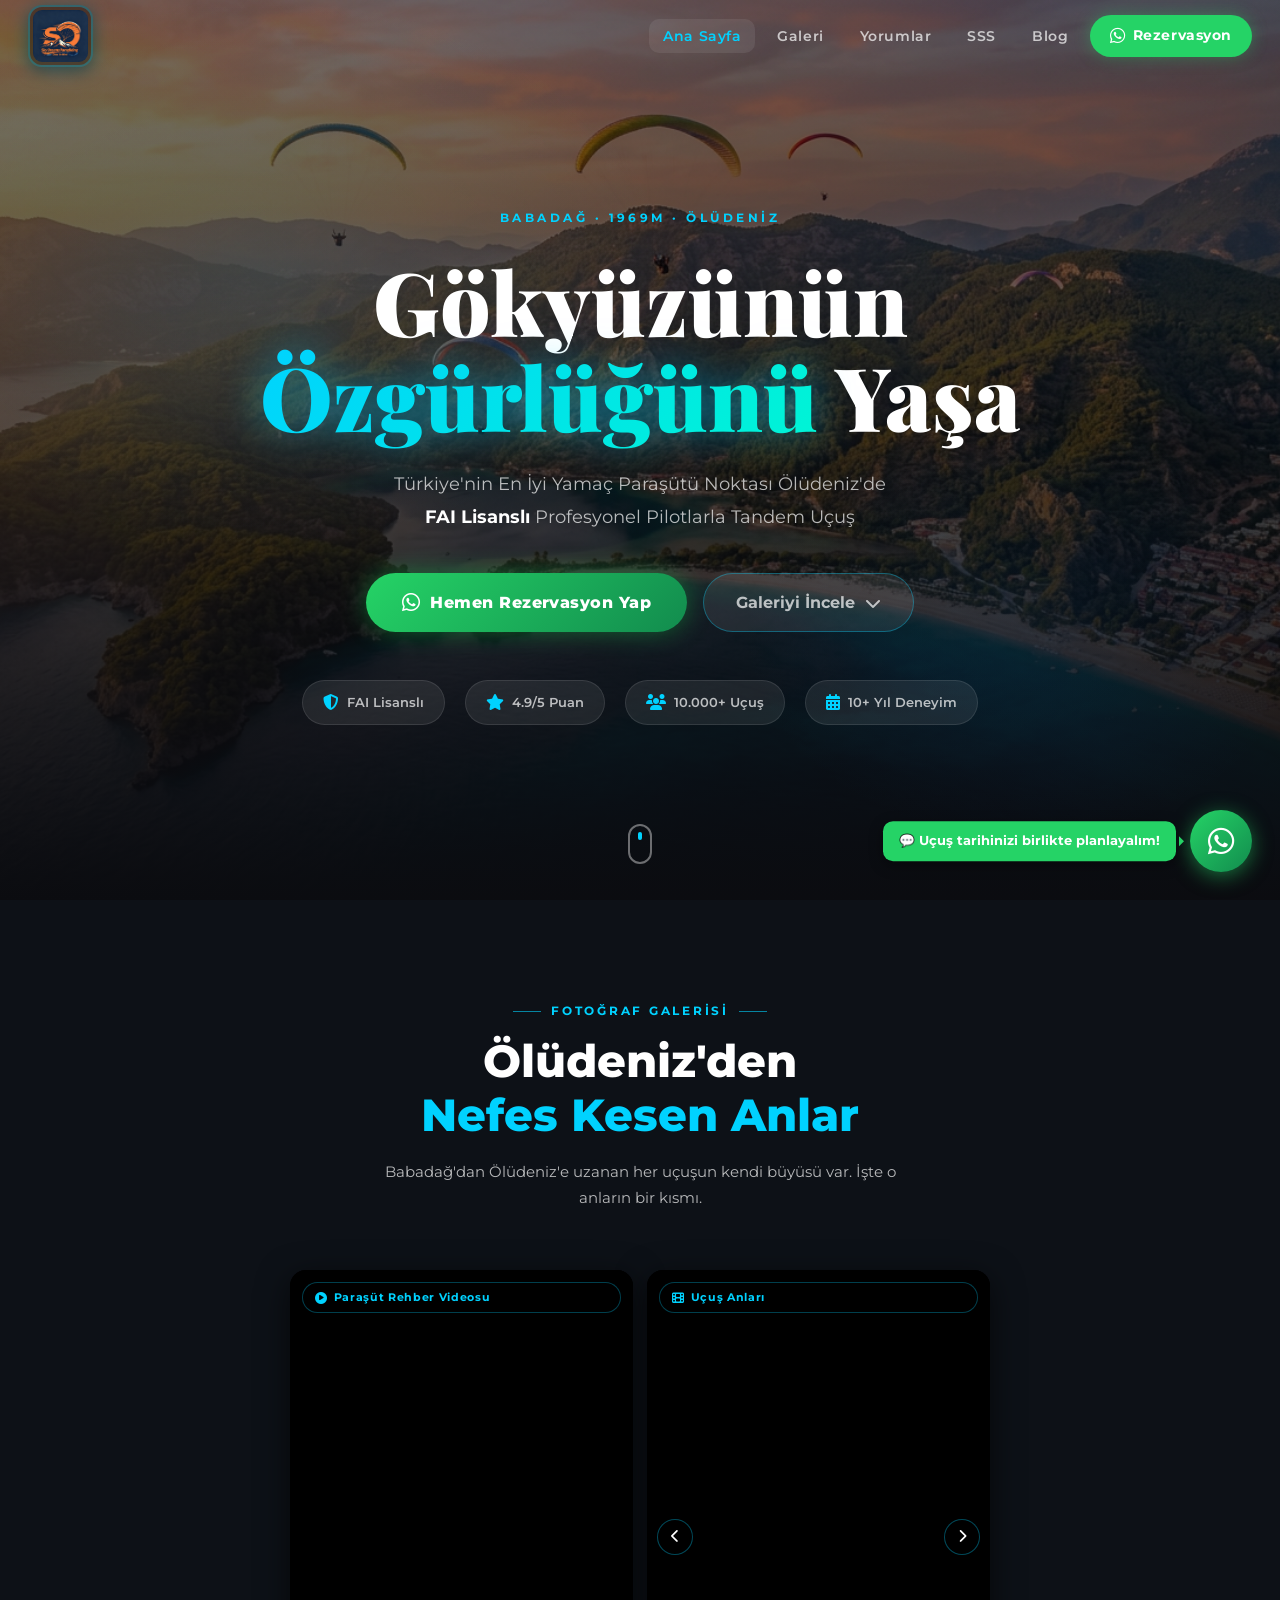
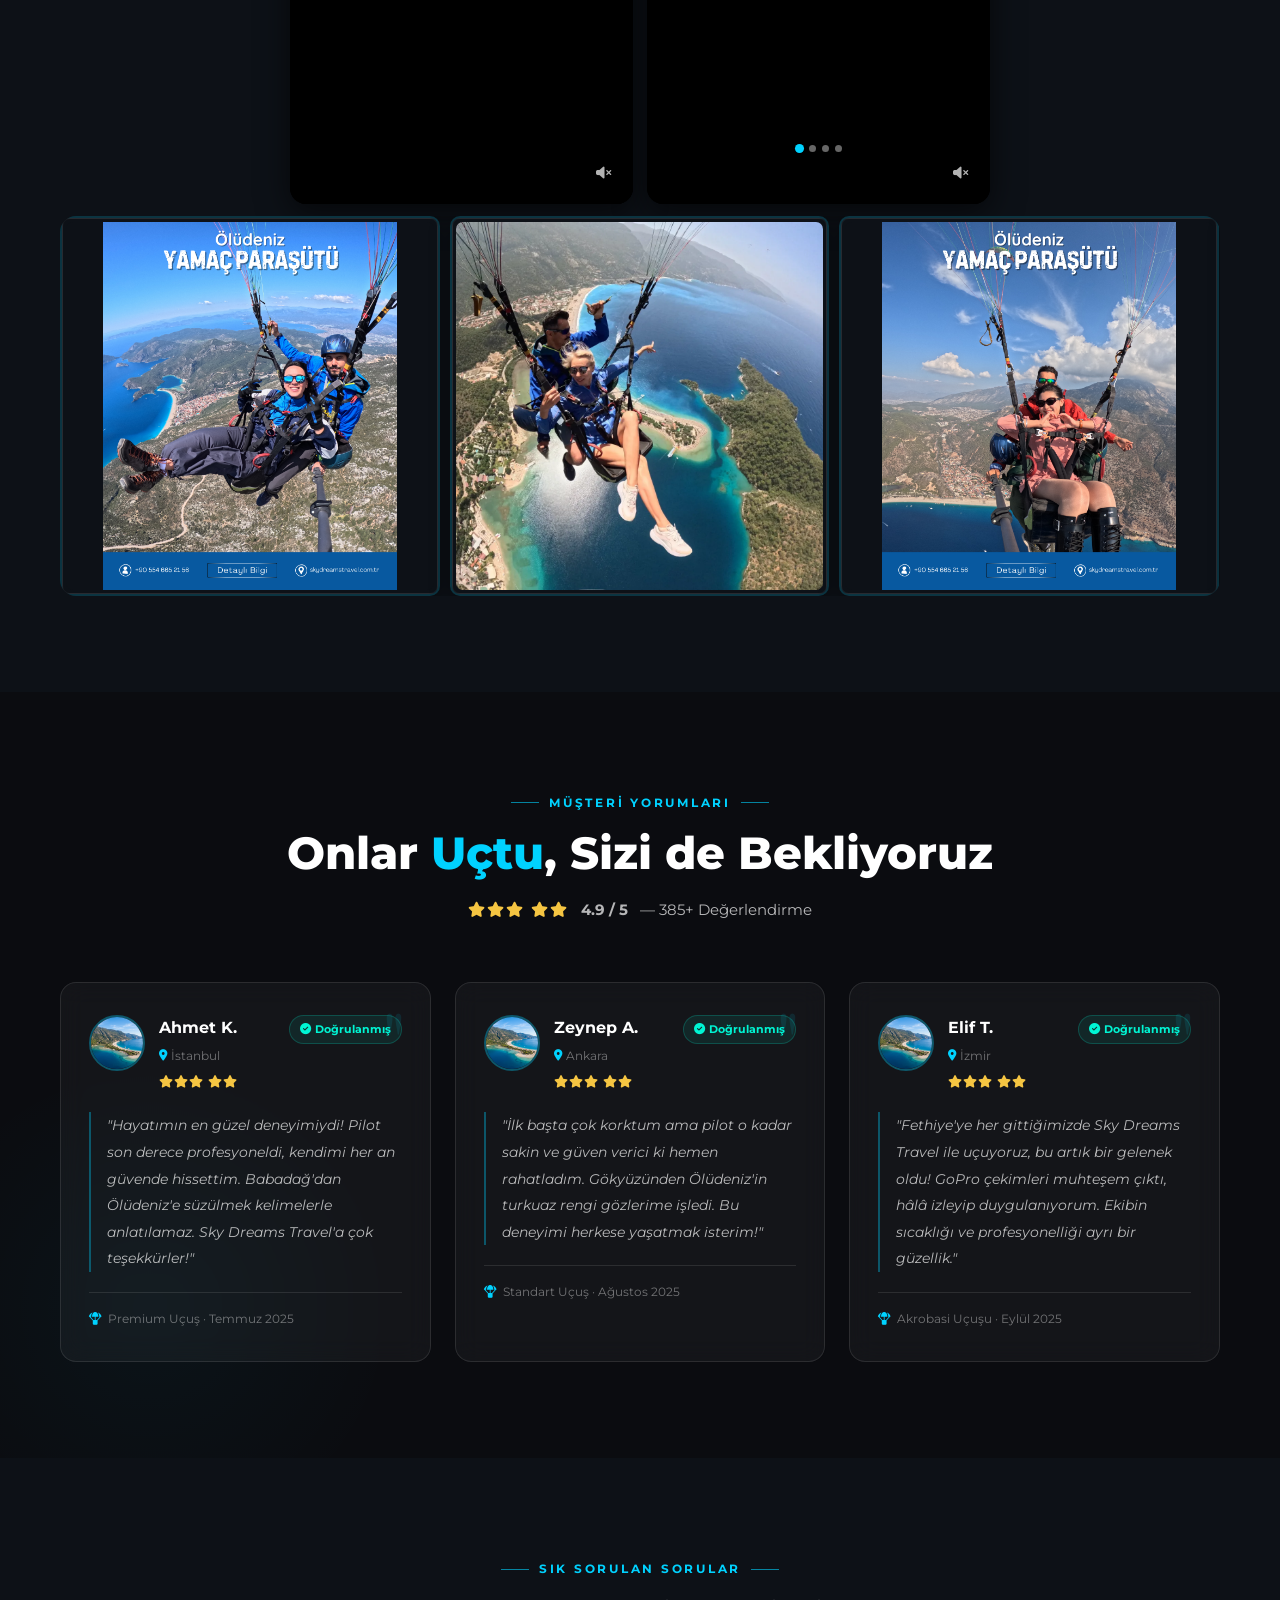
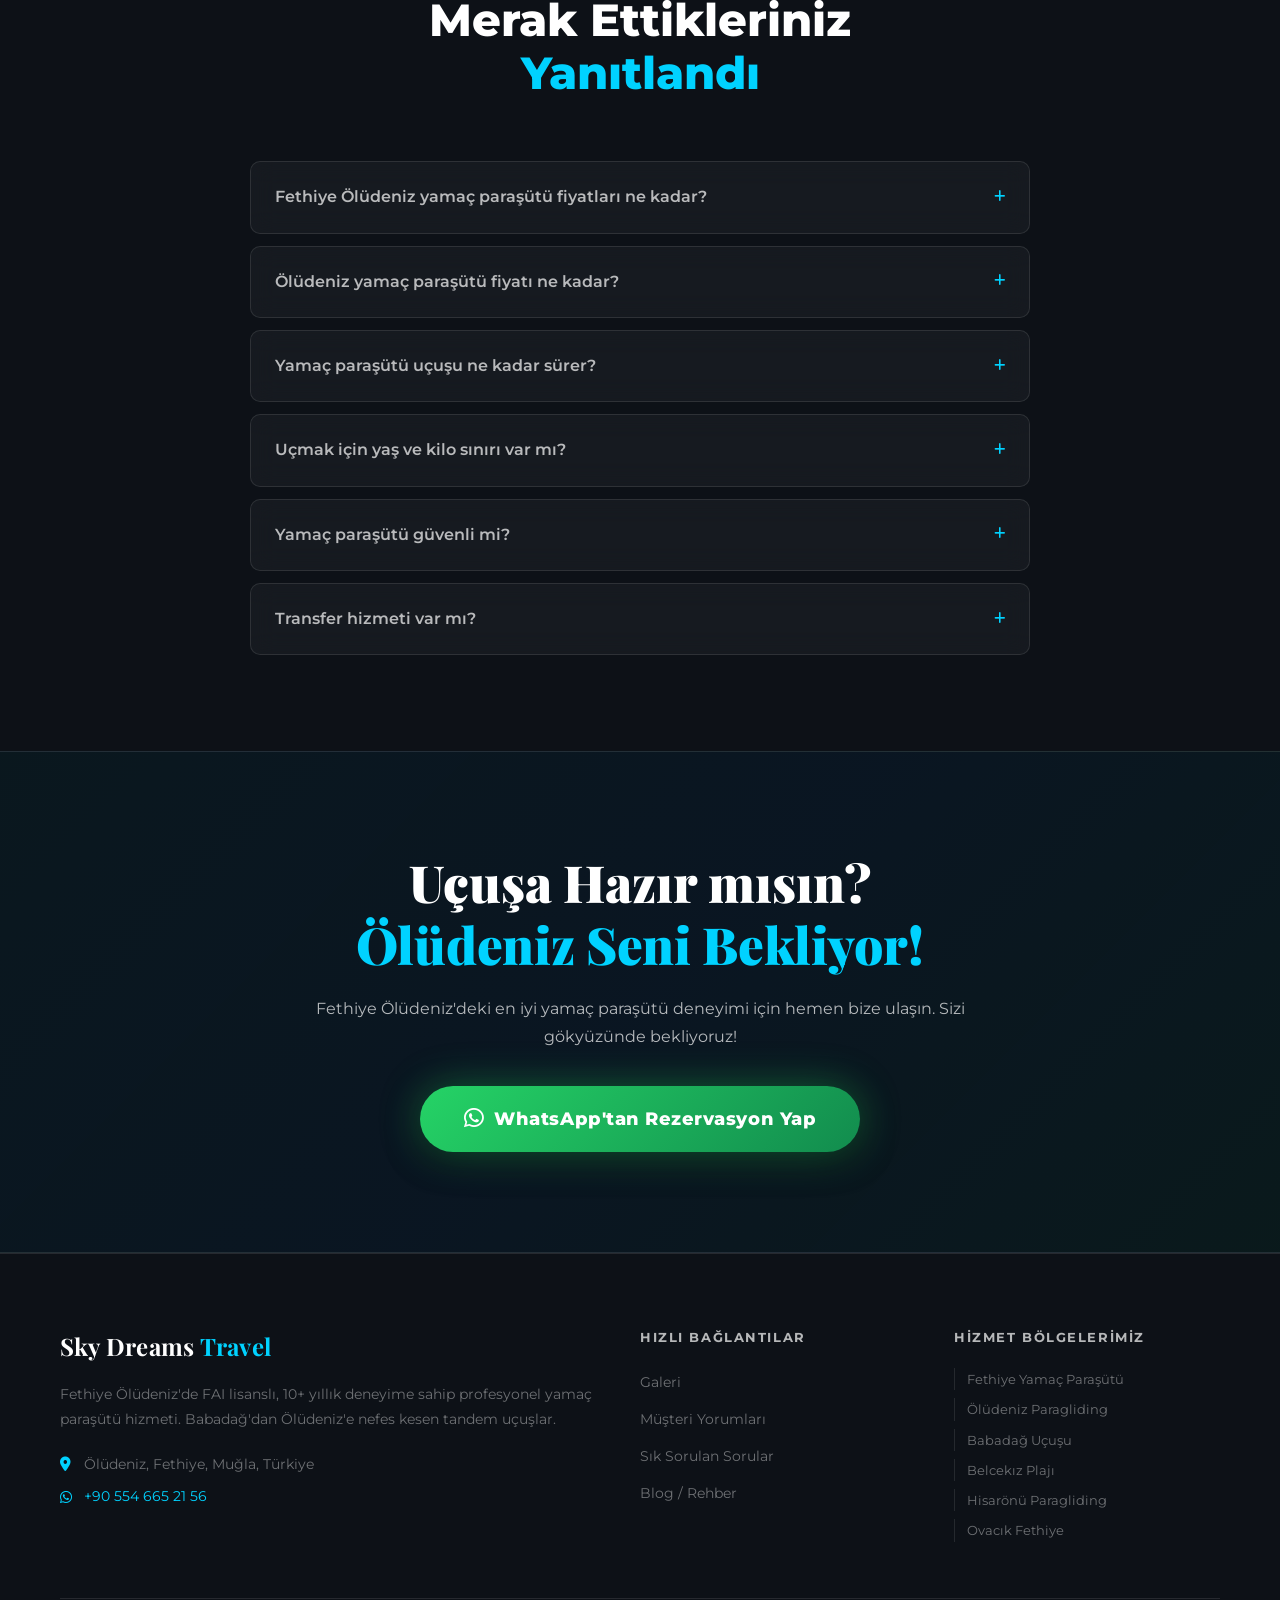
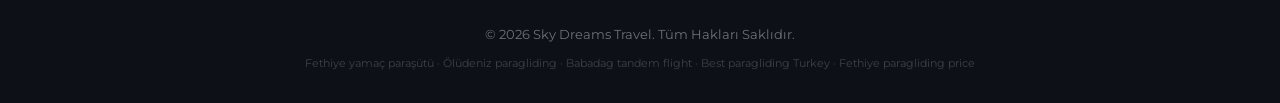
<file: index.html>
<!DOCTYPE html>
<html lang="tr" itemscope itemtype="https://schema.org/LocalBusiness">

<head>
  <meta charset="UTF-8" />
  <meta name="viewport" content="width=device-width, initial-scale=1.0" />
  <meta http-equiv="X-UA-Compatible" content="IE=edge" />

  <!-- ═══════════════════════════════════════════════
       PRIMARY SEO META TAGS
  ═══════════════════════════════════════════════ -->
  <title>Fethiye Ölüdeniz Yamaç Paraşütü | Sky Dreams Travel | En İyi Paragliding</title>

  <meta name="description"
    content="Fethiye Ölüdeniz'de profesyonel yamaç paraşütü deneyimi. FAI lisanslı, 10+ yıllık deneyim, en iyi fiyat garantili paragliding uçuşları. Ölüdeniz yamaç paraşütü fiyatları için hemen WhatsApp'tan yazın! Best paragliding in Oludeniz, Fethiye Turkey." />

  <meta name="keywords"
    content="fethiye yamaç paraşütü, ölüdeniz paragliding, fethiye yamaç paraşütü fiyatları, ölüdeniz yamaç paraşütü, fethiye paragliding, ölüdeniz en iyi yamaç paraşütü firmaları, babadag paragliding, fethiye uçuş, oludeniz paragliding price, fethiye paragliding company, best paragliding fethiye turkey, oludeniz tandem paragliding, yamaç paraşütü ölüdeniz, türkiye paragliding" />

  <meta name="author" content="Sky Dreams Travel" />
  <meta name="robots" content="index, follow, max-image-preview:large, max-snippet:-1, max-video-preview:-1" />
  <meta name="theme-color" content="#0a0f1e" />

  <!-- Canonical URL -->
  <link rel="canonical" href="https://www.skydreamstravel.com/" />

  <!-- Alternate Language (Hreflang) -->
  <link rel="alternate" hreflang="tr" href="https://www.skydreamstravel.com/" />
  <link rel="alternate" hreflang="en" href="https://www.skydreamstravel.com/en/" />
  <link rel="alternate" hreflang="x-default" href="https://www.skydreamstravel.com/" />

  <!-- ═══════════════════════════════════════════════
       OPEN GRAPH (FACEBOOK / WHATSAPP ÖNIZLEME)
  ═══════════════════════════════════════════════ -->
  <meta property="og:type" content="website" />
  <meta property="og:url" content="https://www.skydreamstravel.com/" />
  <meta property="og:title" content="Fethiye Ölüdeniz Yamaç Paraşütü | Sky Dreams Travel" />
  <meta property="og:description"
    content="Babadağ'dan Ölüdeniz'e profesyonel yamaç paraşütü uçuşları. FAI lisanslı pilotlar, 10+ yıl deneyim, en iyi fiyat garantisi. Hemen rezervasyon yapın!" />
  <meta property="og:image" content="https://www.skydreamstravel.com/assets/og-image.jpg" />
  <meta property="og:image:width" content="1200" />
  <meta property="og:image:height" content="630" />
  <meta property="og:locale" content="tr_TR" />
  <meta property="og:locale:alternate" content="en_US" />
  <meta property="og:site_name" content="Sky Dreams Travel" />

  <!-- ═══════════════════════════════════════════════
       TWITTER / X CARD
  ═══════════════════════════════════════════════ -->
  <meta name="twitter:card" content="summary_large_image" />
  <meta name="twitter:title" content="Fethiye Ölüdeniz Yamaç Paraşütü | Sky Dreams Travel" />
  <meta name="twitter:description"
    content="Babadağ'dan Ölüdeniz'e profesyonel tandem yamaç paraşütü. FAI lisanslı, 10+ yıl deneyim, en iyi fiyat garantili." />
  <meta name="twitter:image" content="https://www.skydreamstravel.com/assets/og-image.jpg" />

  <!-- ═══════════════════════════════════════════════
       GEO & LOCAL SEO META TAGS
  ═══════════════════════════════════════════════ -->
  <meta name="geo.region" content="TR-48" />
  <meta name="geo.placename" content="Fethiye, Muğla, Türkiye" />
  <meta name="geo.position" content="36.6481;29.1236" />
  <meta name="ICBM" content="36.6481, 29.1236" />

  <!-- ═══════════════════════════════════════════════
       SCHEMA.ORG — LOCAL BUSINESS (JSON-LD)
  ═══════════════════════════════════════════════ -->
  <script type="application/ld+json">
  {
    "@context": "https://schema.org",
    "@type": ["LocalBusiness", "TouristAttraction", "SportsActivityLocation"],
    "@id": "https://www.skydreamstravel.com/#business",
    "name": "Sky Dreams Travel – Fethiye Ölüdeniz Yamaç Paraşütü",
    "alternateName": "Sky Dreams Travel Paragliding",
    "description": "Fethiye Ölüdeniz'de FAI lisanslı, 10+ yıllık deneyime sahip profesyonel yamaç paraşütü (paragliding) uçuşları. Babadağ'dan Ölüdeniz Plajı'na uzanan nefes kesen tandem uçuşlar.",
    "url": "https://www.skydreamstravel.com",
    "telephone": "+905546652156",
    "priceRange": "$$",
    "currenciesAccepted": "TRY, EUR, USD",
    "paymentAccepted": "Cash, Credit Card",
    "image": "assets/og-image.jpg",
    "logo": "assets/sky-logo.jpg",
    "address": {
      "@type": "PostalAddress",
      "streetAddress": "Ölüdeniz, Babadağ",
      "addressLocality": "Fethiye",
      "addressRegion": "Muğla",
      "postalCode": "48300",
      "addressCountry": "TR"
    },
    "geo": {
      "@type": "GeoCoordinates",
      "latitude": 36.6481,
      "longitude": 29.1236
    },
    "openingHoursSpecification": [
      {
        "@type": "OpeningHoursSpecification",
        "dayOfWeek": ["Monday","Tuesday","Wednesday","Thursday","Friday","Saturday","Sunday"],
        "opens": "07:00",
        "closes": "19:00"
      }
    ],
    "contactPoint": {
      "@type": "ContactPoint",
      "telephone": "+905546652156",
      "contactType": "reservations",
      "contactOption": "TollFree",
      "availableLanguage": ["Turkish", "English"]
    },
    "sameAs": [
      "https://wa.me/905546652156"
    ],
    "hasOfferCatalog": {
      "@type": "OfferCatalog",
      "name": "Paragliding Packages",
      "itemListElement": [
        {
          "@type": "Offer",
          "name": "Standart Tandem Uçuş / Standard Tandem Flight",
          "description": "Babadağ'dan Ölüdeniz'e ~25-30 dakika tandem paragliding uçuşu.",
          "priceCurrency": "EUR"
        },
        {
          "@type": "Offer",
          "name": "Akrobasi Uçuşu / Acrobatic Flight",
          "description": "Adrenalin dolu akrobatik manevralar içeren özel tandem uçuş.",
          "priceCurrency": "EUR"
        }
      ]
    },
    "aggregateRating": {
      "@type": "AggregateRating",
      "ratingValue": "4.9",
      "reviewCount": "385",
      "bestRating": "5"
    }
  }
  </script>

  <!-- ═══════════════════════════════════════════════
       FAQ SCHEMA (SEO Rich Snippet)
  ═══════════════════════════════════════════════ -->
  <script type="application/ld+json">
  {
    "@context": "https://schema.org",
    "@type": "FAQPage",
    "mainEntity": [
      {
        "@type": "Question",
        "name": "Fethiye Ölüdeniz yamaç paraşütü fiyatları ne kadar?",
        "acceptedAnswer": {
          "@type": "Answer",
          "text": "Ölüdeniz yamaç paraşütü fiyatları paket içeriğine göre değişmektedir. Güncel fiyatlar ve rezervasyon için WhatsApp'tan iletişime geçebilirsiniz."
        }
      },
      {
        "@type": "Question",
        "name": "Ölüdeniz paragliding how much does it cost?",
        "acceptedAnswer": {
          "@type": "Answer",
          "text": "Oludeniz paragliding prices vary by package. Contact us via WhatsApp for current pricing and reservations."
        }
      },
      {
        "@type": "Question",
        "name": "Yamaç paraşütü uçuşu ne kadar sürer?",
        "acceptedAnswer": {
          "@type": "Answer",
          "text": "Standart tandem uçuş ortalama 25-40 dakika sürmektedir. Babadağ zirvesinden (1969m) Ölüdeniz plajına kadar uzanan muhteşem bir uçuş deneyimidir."
        }
      },
      {
        "@type": "Question",
        "name": "Is paragliding in Oludeniz safe?",
        "acceptedAnswer": {
          "@type": "Answer",
          "text": "Yes. All our pilots are licensed and certified by FAI (International Aeronautical Federation). We use top-of-the-line equipment with regular safety checks."
        }
      }
    ]
  }
  </script>

  <!-- ═══════════════════════════════════════════════
       PRECONNECT & PERFORMANCE
  ═══════════════════════════════════════════════ -->
  <link rel="preconnect" href="https://fonts.googleapis.com" />
  <link rel="preconnect" href="https://fonts.gstatic.com" crossorigin />
  <link rel="preconnect" href="https://cdnjs.cloudflare.com" />

  <!-- Google Fonts -->
  <link href="https://fonts.googleapis.com/css2?family=Montserrat:wght@300;400;600;700;800;900&family=Playfair+Display:wght@700;900&display=swap" rel="stylesheet" />

  <!-- Font Awesome Icons -->
  <link rel="stylesheet" href="https://cdnjs.cloudflare.com/ajax/libs/font-awesome/6.5.0/css/all.min.css" integrity="sha512-Avb2QiuDEEvB4bZJYdft2mNjVShBftLdPG8FJ0V7irTLQ8Uo0qcPxh4Plq7G5tGm0rU+1SPhVotteLpBERwTkw==" crossorigin="anonymous" referrerpolicy="no-referrer" />

  <!-- Stylesheet -->
  <link rel="stylesheet" href="style.css" />

  <!-- Favicon -->
  <link rel="icon" type="image/png" href="assets/favicon.png" />
  <link rel="apple-touch-icon" href="assets/apple-touch-icon.png" />
</head>

  <body>
  <div class="nav-overlay" id="navOverlay"></div>

  <!-- ════════════════════════════════════════════════════════
       HEADER / NAV
  ════════════════════════════════════════════════════════ -->
  <header id="header" role="banner">
    <nav class="navbar" aria-label="Ana Navigasyon">
      <a href="#hero" class="nav-logo" aria-label="Sky Dreams Travel Ana Sayfa">
        <img src="assets/sky-logo.jpg" alt="sky-dreams-travel-fethiye-paragliding-logo" loading="eager" />
      </a>

      <button class="nav-toggle" id="navToggle" aria-label="Menüyü Aç/Kapat" aria-expanded="false" aria-controls="navMenu">
        <span class="nav-toggle-inner">
          <span></span><span></span><span></span>
        </span>
      </button>

      <ul class="nav-menu" id="navMenu" role="menubar">
        <li role="none"><a href="#hero" role="menuitem">Ana Sayfa</a></li>
        <li role="none"><a href="#gallery" role="menuitem">Galeri</a></li>
        <li role="none"><a href="#reviews" role="menuitem">Yorumlar</a></li>
        <li role="none"><a href="#faq" role="menuitem">SSS</a></li>
        <li role="none"><a href="blog.html" role="menuitem">Blog</a></li>
        <li role="none" class="nav-cta">
          <a href="https://wa.me/905546652156?text=Merhaba%2C%20%C3%96l%C3%BCdeniz%20yama%C3%A7%20para%C5%9F%C3%BCt%C3%BC%20u%C3%A7u%C5%9Fu%20i%C3%A7in%20bilgi%20ve%20rezervasyon%20almak%20istiyorum."
            target="_blank" rel="noopener noreferrer" role="menuitem" class="btn-whatsapp-nav" aria-label="WhatsApp'tan Rezervasyon Yap">
            <i class="fab fa-whatsapp" aria-hidden="true"></i> <span class="nav-cta-text">Rezervasyon</span>
          </a>
        </li>
      </ul>
    </nav>
  </header>

  <!-- ════════════════════════════════════════════════════════
       HERO SECTION
  ════════════════════════════════════════════════════════ -->
  <section id="hero" aria-label="Fethiye Ölüdeniz Yamaç Paraşütü Hero Bölümü">
    <div class="hero-bg" role="img" aria-label="oludeniz-fethiye-babadag-paragliding-aerial-view">
      <img src="assets/gen-1.jpg" alt="fethiye-oludeniz-babadag-paragliding-sunset-aerial-view" width="1920" height="1080" loading="eager" fetchpriority="high" class="hero-bg-img" />
      <div class="hero-overlay" aria-hidden="true"></div>
    </div>

    <div class="hero-content container">
      <p class="hero-pretitle">Babadağ · 1969m · Ölüdeniz</p>

      <h1 class="hero-h1">
        Gökyüzünün<br />
        <span class="accent">Özgürlüğünü</span> Yaşa
      </h1>

      <!-- İngilizce semantik SEO için gizli span -->
      <span class="sr-only">Best Paragliding in Fethiye Oludeniz Turkey – Tandem Paragliding Babadag</span>

      <p class="hero-subtitle">
        Türkiye'nin En İyi Yamaç Paraşütü Noktası Ölüdeniz'de<br />
        <strong>FAI Lisanslı</strong> Profesyonel Pilotlarla Tandem Uçuş
      </p>

      <div class="hero-actions">
        <a href="https://wa.me/905546652156?text=Merhaba%2C%20%C3%96l%C3%BCdeniz%20yama%C3%A7%20para%C5%9F%C3%BCt%C3%BC%20u%C3%A7u%C5%9Fu%20i%C3%A7in%20bilgi%20ve%20rezervasyon%20almak%20istiyorum."
          target="_blank" rel="noopener noreferrer"
          class="btn-primary btn-whatsapp-hero"
          aria-label="WhatsApp ile Hemen Rezervasyon Yap">
          <i class="fab fa-whatsapp" aria-hidden="true"></i>
          Hemen Rezervasyon Yap
        </a>
        <a href="#gallery" class="btn-secondary" aria-label="Galeriyi İncele">
          Galeriyi İncele <i class="fas fa-chevron-down" aria-hidden="true"></i>
        </a>
      </div>

      <div class="hero-badges" aria-label="Güven Rozetleri">
        <div class="badge"><i class="fas fa-shield-halved" aria-hidden="true"></i><span>FAI Lisanslı</span></div>
        <div class="badge"><i class="fas fa-star" aria-hidden="true"></i><span>4.9/5 Puan</span></div>
        <div class="badge"><i class="fas fa-users" aria-hidden="true"></i><span>10.000+ Uçuş</span></div>
        <div class="badge"><i class="fas fa-calendar-alt" aria-hidden="true"></i><span>10+ Yıl Deneyim</span></div>
      </div>
    </div>

    <div class="hero-scroll-hint" aria-hidden="true">
      <span></span>
    </div>
  </section>


  <!-- ════════════════════════════════════════════════════════
       GALLERY SECTION — Instagram Kare Grid
  ════════════════════════════════════════════════════════ -->
  <section id="gallery" aria-labelledby="gallery-heading">
    <div class="container">
      <div class="section-header">
        <p class="section-pretitle">Fotoğraf Galerisi</p>
        <h2 id="gallery-heading">Ölüdeniz'den<br /><span class="accent">Nefes Kesen Anlar</span></h2>
        <p class="section-desc">Babadağ'dan Ölüdeniz'e uzanan her uçuşun kendi büyüsü var. İşte o anların bir kısmı.</p>
      </div>

      <!-- Galeri: Üstte İki Video Yan Yana | Altta Otomatik Fotoğraf Slider -->
      <div class="gallery-wrapper">

        <!-- ─── Row 1: İki Video Yan Yana ─── -->
        <div class="gallery-videos-row">

          <!-- Video 1: Rehber -->
          <div class="gallery-reel" id="reelRehber" title="Sesi açmak için tıkla">
            <div class="gallery-reel-label">
              <i class="fas fa-play-circle"></i> Paraşüt Rehber Videosu
            </div>
            <video class="gallery-reel-video" id="videoRehber" src="assets/mp2.mp4" autoplay loop muted playsinline tabindex="-1">
              Tarayıcınız video oynatmayı desteklemiyor.
            </video>
            <div class="reel-sound-hint" aria-hidden="true"><i class="fas fa-volume-mute"></i></div>
          </div>

          <!-- Video 2: Playlist -->
          <div class="gallery-reel gallery-playlist-reel" id="reelPlaylist" title="Sesi açmak için tıkla">
            <div class="gallery-reel-label">
              <i class="fas fa-film"></i> Uçuş Anları
            </div>
            <video class="gallery-reel-video" id="videoPlaylist" autoplay muted playsinline tabindex="-1">
              Tarayıcınız video oynatmayı desteklemiyor.
            </video>
            <div class="reel-sound-hint" id="playlistSoundHint" aria-hidden="true"><i class="fas fa-volume-mute"></i></div>
            <button class="playlist-btn playlist-prev" id="playlistPrev" aria-label="Önceki video">
              <i class="fas fa-chevron-left"></i>
            </button>
            <button class="playlist-btn playlist-next" id="playlistNext" aria-label="Sonraki video">
              <i class="fas fa-chevron-right"></i>
            </button>
            <div class="playlist-dots" id="playlistDots"></div>
          </div>

        </div>

        <!-- ─── Row 2: Otomatik Fotoğraf Slider ─── -->
        <div class="gallery-photo-slider" id="photoSlider" aria-label="Galeri fotoğrafları">
          <div class="gallery-photo-track" id="photoTrack">
            <figure class="insta-item">
              <img src="assets/gen-3.jpg" alt="Ölüdeniz Mavi Lagün üzerinde tandem yamaç paraşütü uçuşu" loading="lazy" />
              <div class="insta-overlay" aria-hidden="true"><i class="fas fa-expand-alt"></i></div>
            </figure>
            <figure class="insta-item">
              <img src="assets/gen-4.jpg" alt="Babadağ'dan kalkan paraşütçü pilot ve yolcu" loading="lazy" />
              <div class="insta-overlay" aria-hidden="true"><i class="fas fa-expand-alt"></i></div>
            </figure>
            <figure class="insta-item">
              <img src="assets/gen-5.jpg" alt="Fethiye günbatımı altın saat yamaç paraşütü" loading="lazy" />
              <div class="insta-overlay" aria-hidden="true"><i class="fas fa-expand-alt"></i></div>
            </figure>
            <figure class="insta-item">
              <img src="assets/gen-6.jpg" alt="Ölüdeniz Mavi Lagün sahil havadan paragliding görüntüsü" loading="lazy" />
              <div class="insta-overlay" aria-hidden="true"><i class="fas fa-expand-alt"></i></div>
            </figure>
            <figure class="insta-item">
              <img src="assets/gen-7.jpg" alt="Sky Dreams Travel ekibi Fethiye paragliding" loading="lazy" />
              <div class="insta-overlay" aria-hidden="true"><i class="fas fa-expand-alt"></i></div>
            </figure>
            <figure class="insta-item">
              <img src="assets/gen-8.jpg" alt="Ölüdeniz üzerinde süzülen paraşüt turkuaz gökyüzü" loading="lazy" />
              <div class="insta-overlay" aria-hidden="true"><i class="fas fa-expand-alt"></i></div>
            </figure>
          </div>
        </div>

      </div>
    </div>
  </section>

  <!-- ════════════════════════════════════════════════════════
       REVIEWS SECTION
  ════════════════════════════════════════════════════════ -->
  <section id="reviews" aria-labelledby="reviews-heading">
    <div class="container">
      <div class="section-header">
        <p class="section-pretitle">Müşteri Yorumları</p>
        <h2 id="reviews-heading">Onlar <span class="accent">Uçtu</span>, Sizi de Bekliyoruz</h2>
        <div class="reviews-aggregate" aria-label="Ortalama puan 4.9 üzeri 5, 385 değerlendirme">
          <div class="stars" aria-hidden="true">
            <i class="fas fa-star"></i><i class="fas fa-star"></i><i class="fas fa-star"></i>
            <i class="fas fa-star"></i><i class="fas fa-star"></i>
          </div>
          <strong>4.9 / 5</strong> — 385+ Değerlendirme
        </div>
      </div>

      <div class="reviews-grid" role="list">

        <article class="review-card" role="listitem" itemscope itemtype="https://schema.org/Review">
          <div class="review-card-top">
            <img src="assets/review-1.jpg" alt="Ahmet Kaya müşteri profil fotoğrafı" width="56" height="56" loading="lazy" class="review-avatar" />
            <div class="review-meta">
              <strong itemprop="author">Ahmet K.</strong>
              <span class="review-location"><i class="fas fa-map-marker-alt"></i> İstanbul</span>
              <div class="review-stars" aria-label="5 yıldız">
                <i class="fas fa-star"></i><i class="fas fa-star"></i><i class="fas fa-star"></i>
                <i class="fas fa-star"></i><i class="fas fa-star"></i>
              </div>
            </div>
            <div class="review-badge" aria-hidden="true"><i class="fas fa-check-circle"></i> Doğrulanmış</div>
          </div>
          <blockquote itemprop="reviewBody">
            <p>"Hayatımın en güzel deneyimiydi! Pilot son derece profesyoneldi, kendimi her an güvende hissettim. Babadağ'dan Ölüdeniz'e süzülmek kelimelerle anlatılamaz. Sky Dreams Travel'a çok teşekkürler!"</p>
          </blockquote>
          <div class="review-footer-tag"><i class="fas fa-parachute-box"></i> Premium Uçuş · Temmuz 2025</div>
        </article>

        <article class="review-card" role="listitem" itemscope itemtype="https://schema.org/Review">
          <div class="review-card-top">
            <img src="assets/review-2.jpg" alt="Zeynep Arslan müşteri profil fotoğrafı" width="56" height="56" loading="lazy" class="review-avatar" />
            <div class="review-meta">
              <strong itemprop="author">Zeynep A.</strong>
              <span class="review-location"><i class="fas fa-map-marker-alt"></i> Ankara</span>
              <div class="review-stars" aria-label="5 yıldız">
                <i class="fas fa-star"></i><i class="fas fa-star"></i><i class="fas fa-star"></i>
                <i class="fas fa-star"></i><i class="fas fa-star"></i>
              </div>
            </div>
            <div class="review-badge" aria-hidden="true"><i class="fas fa-check-circle"></i> Doğrulanmış</div>
          </div>
          <blockquote itemprop="reviewBody">
            <p>"İlk başta çok korktum ama pilot o kadar sakin ve güven verici ki hemen rahatladım. Gökyüzünden Ölüdeniz'in turkuaz rengi gözlerime işledi. Bu deneyimi herkese yaşatmak isterim!"</p>
          </blockquote>
          <div class="review-footer-tag"><i class="fas fa-parachute-box"></i> Standart Uçuş · Ağustos 2025</div>
        </article>

        <article class="review-card" role="listitem" itemscope itemtype="https://schema.org/Review">
          <div class="review-card-top">
            <img src="assets/review-3.jpg" alt="Elif Türkmen müşteri profil fotoğrafı" width="56" height="56" loading="lazy" class="review-avatar" />
            <div class="review-meta">
              <strong itemprop="author">Elif T.</strong>
              <span class="review-location"><i class="fas fa-map-marker-alt"></i> İzmir</span>
              <div class="review-stars" aria-label="5 yıldız">
                <i class="fas fa-star"></i><i class="fas fa-star"></i><i class="fas fa-star"></i>
                <i class="fas fa-star"></i><i class="fas fa-star"></i>
              </div>
            </div>
            <div class="review-badge" aria-hidden="true"><i class="fas fa-check-circle"></i> Doğrulanmış</div>
          </div>
          <blockquote itemprop="reviewBody">
            <p>"Fethiye'ye her gittiğimizde Sky Dreams Travel ile uçuyoruz, bu artık bir gelenek oldu! GoPro çekimleri muhteşem çıktı, hâlâ izleyip duygulanıyorum. Ekibin sıcaklığı ve profesyonelliği ayrı bir güzellik."</p>
          </blockquote>
          <div class="review-footer-tag"><i class="fas fa-parachute-box"></i> Akrobasi Uçuşu · Eylül 2025</div>
        </article>

      </div>
    </div>
  </section>

  <!-- ════════════════════════════════════════════════════════
       FAQ SECTION
  ════════════════════════════════════════════════════════ -->
  <section id="faq" aria-labelledby="faq-heading">
    <div class="container">
      <div class="section-header">
        <p class="section-pretitle">Sık Sorulan Sorular</p>
        <h2 id="faq-heading">Merak Ettikleriniz<br /><span class="accent">Yanıtlandı</span></h2>
      </div>

      <div class="faq-list" role="list">

        <details class="faq-item" role="listitem">
          <summary><h3>Fethiye Ölüdeniz yamaç paraşütü fiyatları ne kadar?</h3><i class="fas fa-plus" aria-hidden="true"></i></summary>
          <p>Güncel fiyatlarımız paket içeriğine ve sezona göre değişmektedir. Şeffaf ve gizli ücret içermeyen fiyatlarımız için WhatsApp'tan bize ulaşabilirsiniz. En iyi fiyat garantisi veriyoruz.</p>
        </details>

        <details class="faq-item" role="listitem">
          <summary><h3>Ölüdeniz yamaç paraşütü fiyatı ne kadar?</h3><i class="fas fa-plus" aria-hidden="true"></i></summary>
          <p>Fiyatlarımız pakete ve sezona göre değişmektedir. Gizli ücret olmayan, şeffaf ve güncel fiyatlar için WhatsApp'tan bize yazabilirsiniz. En iyi fiyat garantisi uyguluyoruz.</p>
        </details>

        <details class="faq-item" role="listitem">
          <summary><h3>Yamaç paraşütü uçuşu ne kadar sürer?</h3><i class="fas fa-plus" aria-hidden="true"></i></summary>
          <p>Standart tandem uçuş 25-30 dakika, Premium uçuş 35-40 dakika sürmektedir. Babadağ (1969m) zirvesinden Ölüdeniz plajına iniş yapılır.</p>
        </details>

        <details class="faq-item" role="listitem">
          <summary><h3>Uçmak için yaş ve kilo sınırı var mı?</h3><i class="fas fa-plus" aria-hidden="true"></i></summary>
          <p>Minimum yaş 5, maksimum ağırlık 110 kg'dır. 18 yaş altı misafirlerimiz için veli onayı gerekmektedir. Sağlık sorununuz varsa lütfen önceden bilgi veriniz.</p>
        </details>

        <details class="faq-item" role="listitem">
          <summary><h3>Yamaç paraşütü güvenli mi?</h3><i class="fas fa-plus" aria-hidden="true"></i></summary>
          <p>Evet, tamamen güvenlidir. Tüm pilotlarımız FAI onaylı lisanslı profesyonellerdir. 10+ yıllık tecrübemiz ve uluslararası standartlardaki ekipmanlarımızla güvenli uçuş garanti ediyoruz. Ekipmanlarımız düzenli olarak denetlenmekte ve bakımı eksiksiz yapılmaktadır.</p>
        </details>

        <details class="faq-item" role="listitem">
          <summary><h3>Transfer hizmeti var mı?</h3><i class="fas fa-plus" aria-hidden="true"></i></summary>
          <p>Evet! Fethiye merkezi ve Ölüdeniz otellerinden ücretsiz servis hizmeti sunuyoruz. Rezervasyon sırasında otel adresinizi belirtmeniz yeterli.</p>
        </details>

      </div>
    </div>
  </section>

  <!-- ════════════════════════════════════════════════════════
       CTA SECTION
  ════════════════════════════════════════════════════════ -->
  <section id="cta-section" aria-label="Rezervasyon Çağrısı">
    <div class="container">
      <div class="cta-box">
        <h2>Uçuşa Hazır mısın?<br /><span class="accent">Ölüdeniz Seni Bekliyor!</span></h2>
        <p>Fethiye Ölüdeniz'deki en iyi yamaç paraşütü deneyimi için hemen bize ulaşın. Sizi gökyüzünde bekliyoruz!</p>
        <a href="https://wa.me/905546652156?text=Merhaba%2C%20%C3%96l%C3%BCdeniz%20yama%C3%A7%20para%C5%9F%C3%BCt%C3%BC%20u%C3%A7u%C5%9Fu%20i%C3%A7in%20bilgi%20ve%20rezervasyon%20almak%20istiyorum."
          target="_blank" rel="noopener noreferrer"
          class="btn-primary btn-cta-whatsapp"
          aria-label="WhatsApp'tan Rezervasyon Yap">
          <i class="fab fa-whatsapp" aria-hidden="true"></i>
          WhatsApp'tan Rezervasyon Yap
        </a>
      </div>
    </div>
  </section>

  <!-- ════════════════════════════════════════════════════════
       FOOTER
  ════════════════════════════════════════════════════════ -->
  <footer id="footer" role="contentinfo">
    <div class="container">
      <div class="footer-grid">
        <div class="footer-brand">
          <span class="logo-text footer-logo">Sky Dreams <em>Travel</em></span>
          <p>Fethiye Ölüdeniz'de FAI lisanslı, 10+ yıllık deneyime sahip profesyonel yamaç paraşütü hizmeti. Babadağ'dan Ölüdeniz'e nefes kesen tandem uçuşlar.</p>
          <address>
            <p><i class="fas fa-map-marker-alt" aria-hidden="true"></i> Ölüdeniz, Fethiye, Muğla, Türkiye</p>
            <p>
              <i class="fab fa-whatsapp" aria-hidden="true"></i>
              <a href="https://wa.me/905546652156?text=Merhaba%2C%20%C3%96l%C3%BCdeniz%20yama%C3%A7%20para%C5%9F%C3%BCt%C3%BC%20u%C3%A7u%C5%9Fu%20i%C3%A7in%20bilgi%20ve%20rezervasyon%20almak%20istiyorum."
                target="_blank" rel="noopener noreferrer" aria-label="WhatsApp ile iletişim">
                +90 554 665 21 56
              </a>
            </p>
          </address>
        </div>

        <nav class="footer-nav" aria-label="Footer Navigasyon">
          <h4>Hızlı Bağlantılar</h4>
          <ul>
            <li><a href="#gallery">Galeri</a></li>
            <li><a href="#reviews">Müşteri Yorumları</a></li>
            <li><a href="#faq">Sık Sorulan Sorular</a></li>
            <li><a href="blog.html">Blog / Rehber</a></li>
          </ul>
        </nav>

        <div class="footer-keywords" aria-label="Hizmet Bölgeleri">
          <h4>Hizmet Bölgelerimiz</h4>
          <ul>
            <li>Fethiye Yamaç Paraşütü</li>
            <li>Ölüdeniz Paragliding</li>
            <li>Babadağ Uçuşu</li>
            <li>Belcekız Plajı</li>
            <li>Hisarönü Paragliding</li>
            <li>Ovacık Fethiye</li>
          </ul>
        </div>
      </div>

      <div class="footer-bottom">
        <p>&copy; <span id="currentYear"></span> Sky Dreams Travel. Tüm Hakları Saklıdır.</p>
        <p class="footer-seo-text">
          <small>Fethiye yamaç paraşütü · Ölüdeniz paragliding · Babadag tandem flight · Best paragliding Turkey · Fethiye paragliding price</small>
        </p>
      </div>
    </div>
  </footer>

  <!-- ════════════════════════════════════════════════════════
       SABİT WHATSAPP BUTONU (Floating)
  ════════════════════════════════════════════════════════ -->
  <a href="https://wa.me/905546652156?text=Merhaba%2C%20%C3%96l%C3%BCdeniz%20yama%C3%A7%20para%C5%9F%C3%BCt%C3%BC%20u%C3%A7u%C5%9Fu%20i%C3%A7in%20bilgi%20ve%20rezervasyon%20almak%20istiyorum."
    target="_blank" rel="noopener noreferrer"
    id="floatingWhatsapp"
    class="floating-whatsapp"
    aria-label="WhatsApp'tan Hemen Yazın – Ölüdeniz Yamaç Paraşütü Rezervasyon">
    <i class="fab fa-whatsapp" aria-hidden="true"></i>
    <span class="floating-whatsapp-tooltip">Hemen Yaz!</span>
  </a>

  <!-- JavaScript -->
  <script src="script.js" defer></script>

</body>
</html>
</file>
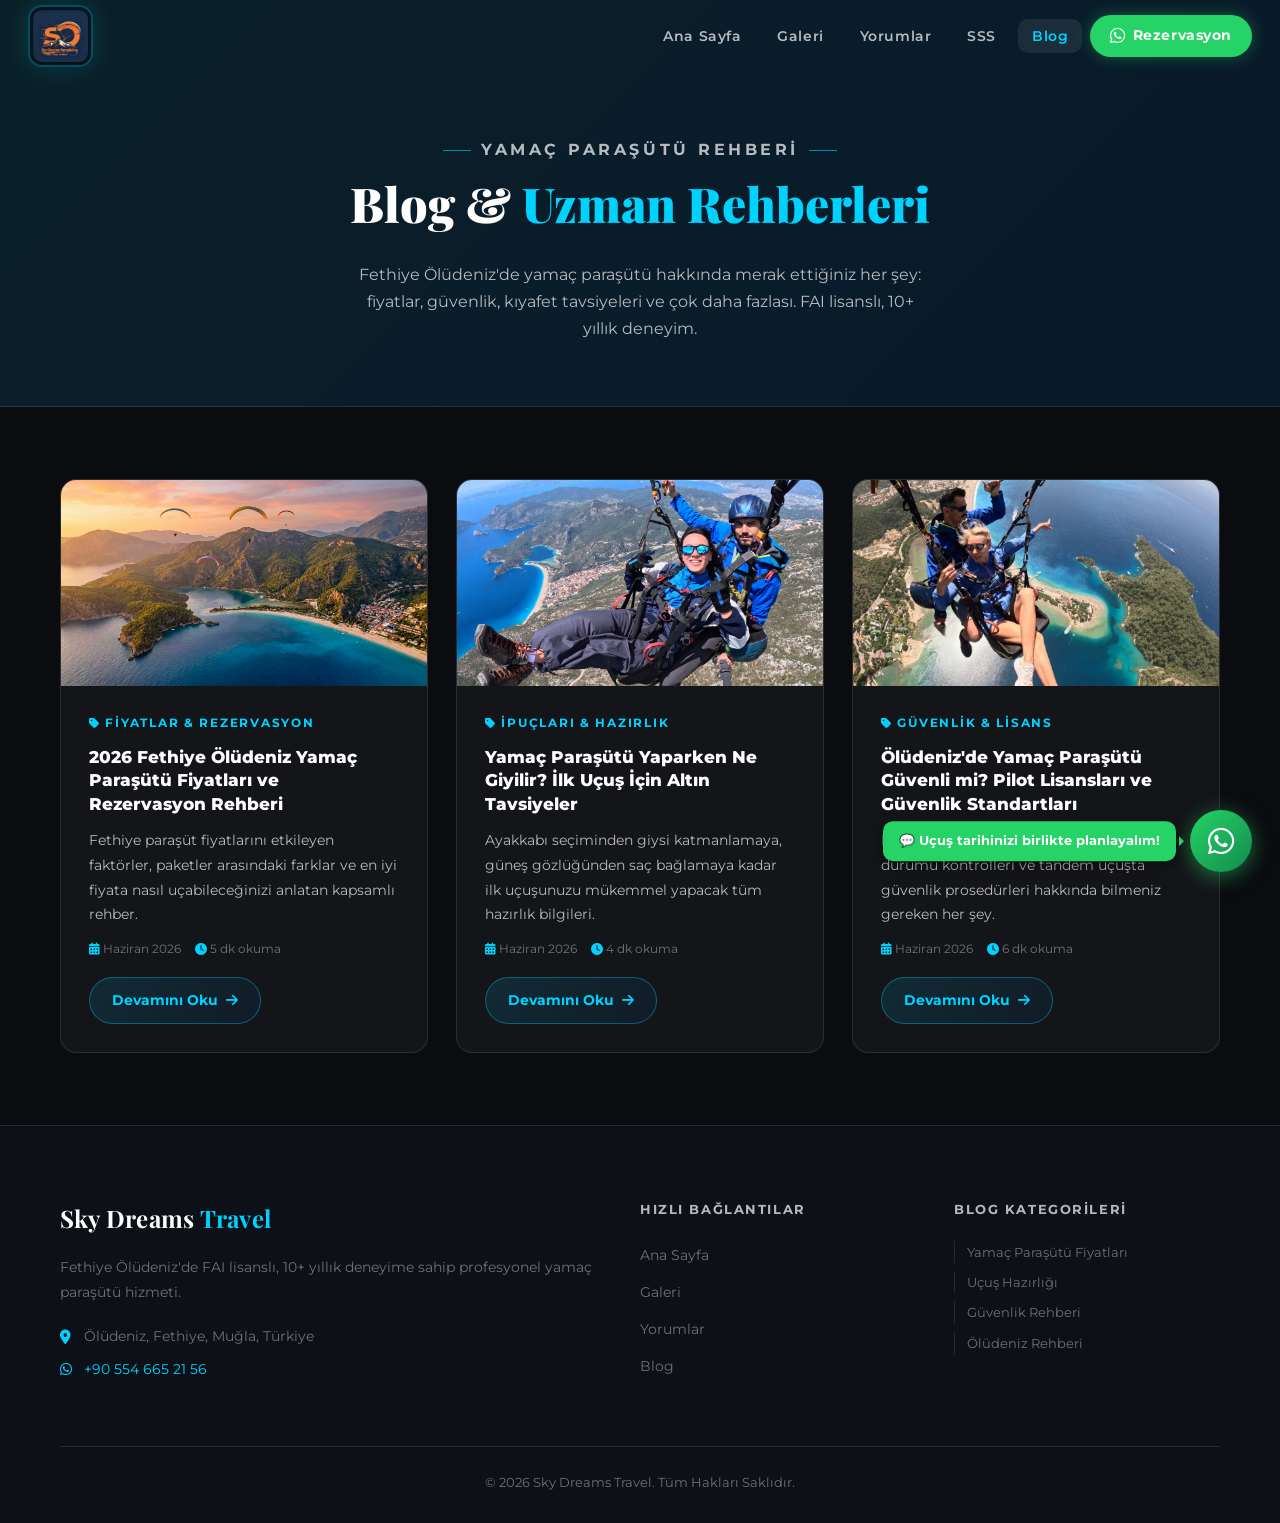
<file: blog.html>
<!DOCTYPE html>
<html lang="tr">
<head>
  <meta charset="UTF-8" />
  <meta name="viewport" content="width=device-width, initial-scale=1.0" />
  <title>Yamaç Paraşütü Blog & Rehberi | Fethiye Ölüdeniz Paragliding | Sky Dreams Travel</title>
  <meta name="description" content="Fethiye Ölüdeniz yamaç paraşütü hakkında her şey: 2026 fiyatları, kıyafet rehberi, güvenlik standartları ve uçuş ipuçları. FAI lisanslı, 10+ yıl deneyimli Sky Dreams Travel uzman blog." />
  <meta name="robots" content="index, follow" />
  <link rel="canonical" href="https://www.skydreamstravel.com/blog.html" />
  <meta property="og:title" content="Yamaç Paraşütü Blog | Fethiye Ölüdeniz Rehberi" />
  <meta property="og:description" content="Ölüdeniz paragliding hakkında fiyatlar, güvenlik, kıyafet ve ipuçları. FAI lisanslı, 10+ yıl deneyim." />
  <meta property="og:url" content="https://www.skydreamstravel.com/blog.html" />
  <meta property="og:type" content="website" />
  <link rel="preconnect" href="https://fonts.googleapis.com" />
  <link rel="preconnect" href="https://fonts.gstatic.com" crossorigin />
  <link href="https://fonts.googleapis.com/css2?family=Montserrat:wght@300;400;600;700;800;900&family=Playfair+Display:wght@700;900&display=swap" rel="stylesheet" />
  <link rel="stylesheet" href="https://cdnjs.cloudflare.com/ajax/libs/font-awesome/6.5.0/css/all.min.css" crossorigin="anonymous" referrerpolicy="no-referrer" />
  <link rel="stylesheet" href="style.css" />
  <link rel="icon" type="image/png" href="assets/favicon.png" />

  <script type="application/ld+json">
  {
    "@context": "https://schema.org",
    "@type": "Blog",
    "name": "Sky Dreams Travel – Yamaç Paraşütü Blog",
    "url": "https://www.skydreamstravel.com/blog.html",
    "description": "Fethiye Ölüdeniz yamaç paraşütü hakkında fiyatlar, güvenlik, kıyafet ve uçuş rehberleri. FAI lisanslı, 10+ yıl deneyim.",
    "publisher": {
      "@type": "Organization",
      "name": "Sky Dreams Travel",
      "url": "https://www.skydreamstravel.com"
    }
  }
  </script>

  <style>
    /* ── Blog-only ek stiller ── */
    .blog-hero {
      background: linear-gradient(135deg, rgba(0,210,255,0.10) 0%, rgba(0,87,163,0.18) 100%);
      border-bottom: 1px solid var(--border);
      padding: calc(var(--nav-h) + 64px) 0 64px;
      text-align: center;
    }
    .blog-hero h1 { font-family: var(--font-display); font-size: clamp(2rem,5vw,3rem); font-weight:900; margin-bottom:16px; }
    .blog-hero p  { color: var(--white-70); font-size:1rem; max-width:580px; margin:0 auto; }

    .blog-grid {
      display: grid;
      grid-template-columns: repeat(auto-fit, minmax(300px,1fr));
      gap: 28px;
      padding: 72px 0;
    }

    .blog-card {
      background: var(--bg-card);
      border: 1px solid var(--border);
      border-radius: var(--radius);
      overflow: hidden;
      transition: var(--transition);
      display: flex;
      flex-direction: column;
    }
    .blog-card:hover {
      border-color: var(--border-glow);
      transform: translateY(-6px);
      box-shadow: var(--shadow-glow);
    }
    .blog-card-img {
      width:100%; aspect-ratio:16/9; object-fit:cover;
      background: linear-gradient(135deg,#071a3a,#0b3d72);
    }
    .blog-card-body { padding: 28px; flex:1; display:flex; flex-direction:column; gap:12px; }
    .blog-card-cat {
      font-size:0.72rem; font-weight:700; letter-spacing:0.15em; text-transform:uppercase;
      color: var(--blue-neon);
    }
    .blog-card-body h2 { font-size:1.05rem; font-weight:800; color:var(--white); line-height:1.4; }
    .blog-card-body p  { font-size:0.88rem; color:var(--white-70); line-height:1.75; flex:1; }
    .blog-card-meta {
      font-size:0.75rem; color:var(--white-40);
      display:flex; align-items:center; gap:14px;
    }
    .blog-card-meta i { color:var(--blue-neon); }
    .btn-read-more {
      display:inline-flex; align-items:center; gap:8px;
      padding:11px 22px; border-radius:var(--radius-pill);
      font-size:0.85rem; font-weight:700;
      background: linear-gradient(135deg,rgba(0,210,255,0.12),rgba(0,87,163,0.10));
      border: 1.5px solid var(--border-glow);
      color: var(--blue-neon);
      transition: var(--transition);
      align-self: flex-start;
      margin-top:6px;
    }
    .btn-read-more:hover {
      background: var(--blue-neon); color: var(--bg-dark);
      box-shadow: 0 0 20px rgba(0,210,255,0.4);
    }
  </style>
</head>
<body>
  <div class="nav-overlay" id="navOverlay"></div>

  <!-- NAVBAR -->
  <header id="header" role="banner">
    <nav class="navbar" aria-label="Ana Navigasyon">
      <a href="index.html" class="nav-logo" aria-label="Sky Dreams Travel Ana Sayfa">
        <img src="assets/sky-logo.jpg" alt="sky-dreams-travel-fethiye-paragliding-logo" loading="eager" />
      </a>
      <button class="nav-toggle" id="navToggle" aria-label="Menüyü Aç/Kapat" aria-expanded="false" aria-controls="navMenu">
        <span class="nav-toggle-inner">
          <span></span><span></span><span></span>
        </span>
      </button>
      <ul class="nav-menu" id="navMenu" role="menubar">
        <li role="none"><a href="index.html" role="menuitem">Ana Sayfa</a></li>
        <li role="none"><a href="index.html#gallery" role="menuitem">Galeri</a></li>
        <li role="none"><a href="index.html#reviews" role="menuitem">Yorumlar</a></li>
        <li role="none"><a href="index.html#faq" role="menuitem">SSS</a></li>
        <li role="none"><a href="blog.html" role="menuitem" class="active">Blog</a></li>
        <li role="none" class="nav-cta">
          <a href="https://wa.me/905546652156?text=Merhaba%2C%20rezervasyon%20yapmak%20istiyorum." target="_blank" rel="noopener noreferrer" class="btn-whatsapp-nav">
            <i class="fab fa-whatsapp"></i> Rezervasyon
          </a>
        </li>
      </ul>
    </nav>
  </header>

  <!-- BLOG HERO -->
  <div class="blog-hero">
    <div class="container">
      <p class="section-pretitle">Yamaç Paraşütü Rehberi</p>
      <h1>Blog & <span class="accent">Uzman Rehberleri</span></h1>
      <p>Fethiye Ölüdeniz'de yamaç paraşütü hakkında merak ettiğiniz her şey: fiyatlar, güvenlik, kıyafet tavsiyeleri ve çok daha fazlası. FAI lisanslı, 10+ yıllık deneyim.</p>
    </div>
  </div>

  <!-- BLOG CARDS -->
  <main id="blog-main">
    <div class="container">
      <div class="blog-grid">

        <!-- Kart 1 -->
        <article class="blog-card reveal" itemscope itemtype="https://schema.org/BlogPosting">
          <img class="blog-card-img" src="assets/gen-1.jpg" alt="Fethiye Ölüdeniz yamaç paraşütü fiyatları 2026 rehberi" loading="lazy" />
          <div class="blog-card-body">
            <span class="blog-card-cat"><i class="fas fa-tag"></i> Fiyatlar & Rezervasyon</span>
            <h2 itemprop="headline">2026 Fethiye Ölüdeniz Yamaç Paraşütü Fiyatları ve Rezervasyon Rehberi</h2>
            <p>Fethiye paraşüt fiyatlarını etkileyen faktörler, paketler arasındaki farklar ve en iyi fiyata nasıl uçabileceğinizi anlatan kapsamlı rehber.</p>
            <div class="blog-card-meta">
              <span><i class="fas fa-calendar-alt"></i> Haziran 2026</span>
              <span><i class="fas fa-clock"></i> 5 dk okuma</span>
            </div>
            <a href="fethiye-yamac-parasutu-fiyatlari-2026.html" class="btn-read-more">Devamını Oku <i class="fas fa-arrow-right"></i></a>
          </div>
        </article>

        <!-- Kart 2 -->
        <article class="blog-card reveal reveal-delay-1" itemscope itemtype="https://schema.org/BlogPosting">
          <img class="blog-card-img" src="assets/gen-3.jpg" alt="Yamaç paraşütü yaparken ne giyilir kıyafet rehberi" loading="lazy" />
          <div class="blog-card-body">
            <span class="blog-card-cat"><i class="fas fa-tag"></i> İpuçları & Hazırlık</span>
            <h2 itemprop="headline">Yamaç Paraşütü Yaparken Ne Giyilir? İlk Uçuş İçin Altın Tavsiyeler</h2>
            <p>Ayakkabı seçiminden giysi katmanlamaya, güneş gözlüğünden saç bağlamaya kadar ilk uçuşunuzu mükemmel yapacak tüm hazırlık bilgileri.</p>
            <div class="blog-card-meta">
              <span><i class="fas fa-calendar-alt"></i> Haziran 2026</span>
              <span><i class="fas fa-clock"></i> 4 dk okuma</span>
            </div>
            <a href="yamac-parasutu-kiyafet-rehberi.html" class="btn-read-more">Devamını Oku <i class="fas fa-arrow-right"></i></a>
          </div>
        </article>

        <!-- Kart 3 -->
        <article class="blog-card reveal reveal-delay-2" itemscope itemtype="https://schema.org/BlogPosting">
          <img class="blog-card-img" src="assets/gen-4.jpg" alt="Ölüdeniz yamaç paraşütü güvenlik standartları pilot lisansları" loading="lazy" />
          <div class="blog-card-body">
            <span class="blog-card-cat"><i class="fas fa-tag"></i> Güvenlik & Lisans</span>
            <h2 itemprop="headline">Ölüdeniz'de Yamaç Paraşütü Güvenli mi? Pilot Lisansları ve Güvenlik Standartları</h2>
            <p>FAI T2 lisansları, sigorta kapsamı, hava durumu kontrolleri ve tandem uçuşta güvenlik prosedürleri hakkında bilmeniz gereken her şey.</p>
            <div class="blog-card-meta">
              <span><i class="fas fa-calendar-alt"></i> Haziran 2026</span>
              <span><i class="fas fa-clock"></i> 6 dk okuma</span>
            </div>
            <a href="oludeniz-yamac-parasutu-guvenli-mi.html" class="btn-read-more">Devamını Oku <i class="fas fa-arrow-right"></i></a>
          </div>
        </article>

      </div>
    </div>
  </main>

  <!-- FOOTER -->
  <footer id="footer" role="contentinfo">
    <div class="container">
      <div class="footer-grid">
        <div class="footer-brand">
          <span class="logo-text footer-logo">Sky Dreams <em>Travel</em></span>
          <p>Fethiye Ölüdeniz'de FAI lisanslı, 10+ yıllık deneyime sahip profesyonel yamaç paraşütü hizmeti.</p>
          <address>
            <p><i class="fas fa-map-marker-alt"></i> Ölüdeniz, Fethiye, Muğla, Türkiye</p>
            <p><i class="fab fa-whatsapp"></i> <a href="https://wa.me/905546652156" target="_blank" rel="noopener noreferrer">+90 554 665 21 56</a></p>
          </address>
        </div>
        <nav class="footer-nav" aria-label="Footer Navigasyon">
          <h4>Hızlı Bağlantılar</h4>
          <ul>
            <li><a href="index.html">Ana Sayfa</a></li>
            <li><a href="index.html#gallery">Galeri</a></li>
            <li><a href="index.html#reviews">Yorumlar</a></li>
            <li><a href="blog.html">Blog</a></li>
          </ul>
        </nav>
        <div class="footer-keywords">
          <h4>Blog Kategorileri</h4>
          <ul>
            <li>Yamaç Paraşütü Fiyatları</li>
            <li>Uçuş Hazırlığı</li>
            <li>Güvenlik Rehberi</li>
            <li>Ölüdeniz Rehberi</li>
          </ul>
        </div>
      </div>
      <div class="footer-bottom">
        <p>&copy; 2026 Sky Dreams Travel. Tüm Hakları Saklıdır.</p>
      </div>
    </div>
  </footer>

  <a href="https://wa.me/905546652156?text=Merhaba%2C%20rezervasyon%20yapmak%20istiyorum." target="_blank" rel="noopener noreferrer" id="floatingWhatsapp" class="floating-whatsapp" aria-label="WhatsApp">
    <i class="fab fa-whatsapp"></i>
    <span class="floating-whatsapp-tooltip">Hemen Yaz!</span>
  </a>

  <script src="script.js" defer></script>
</body>
</html>
</file>
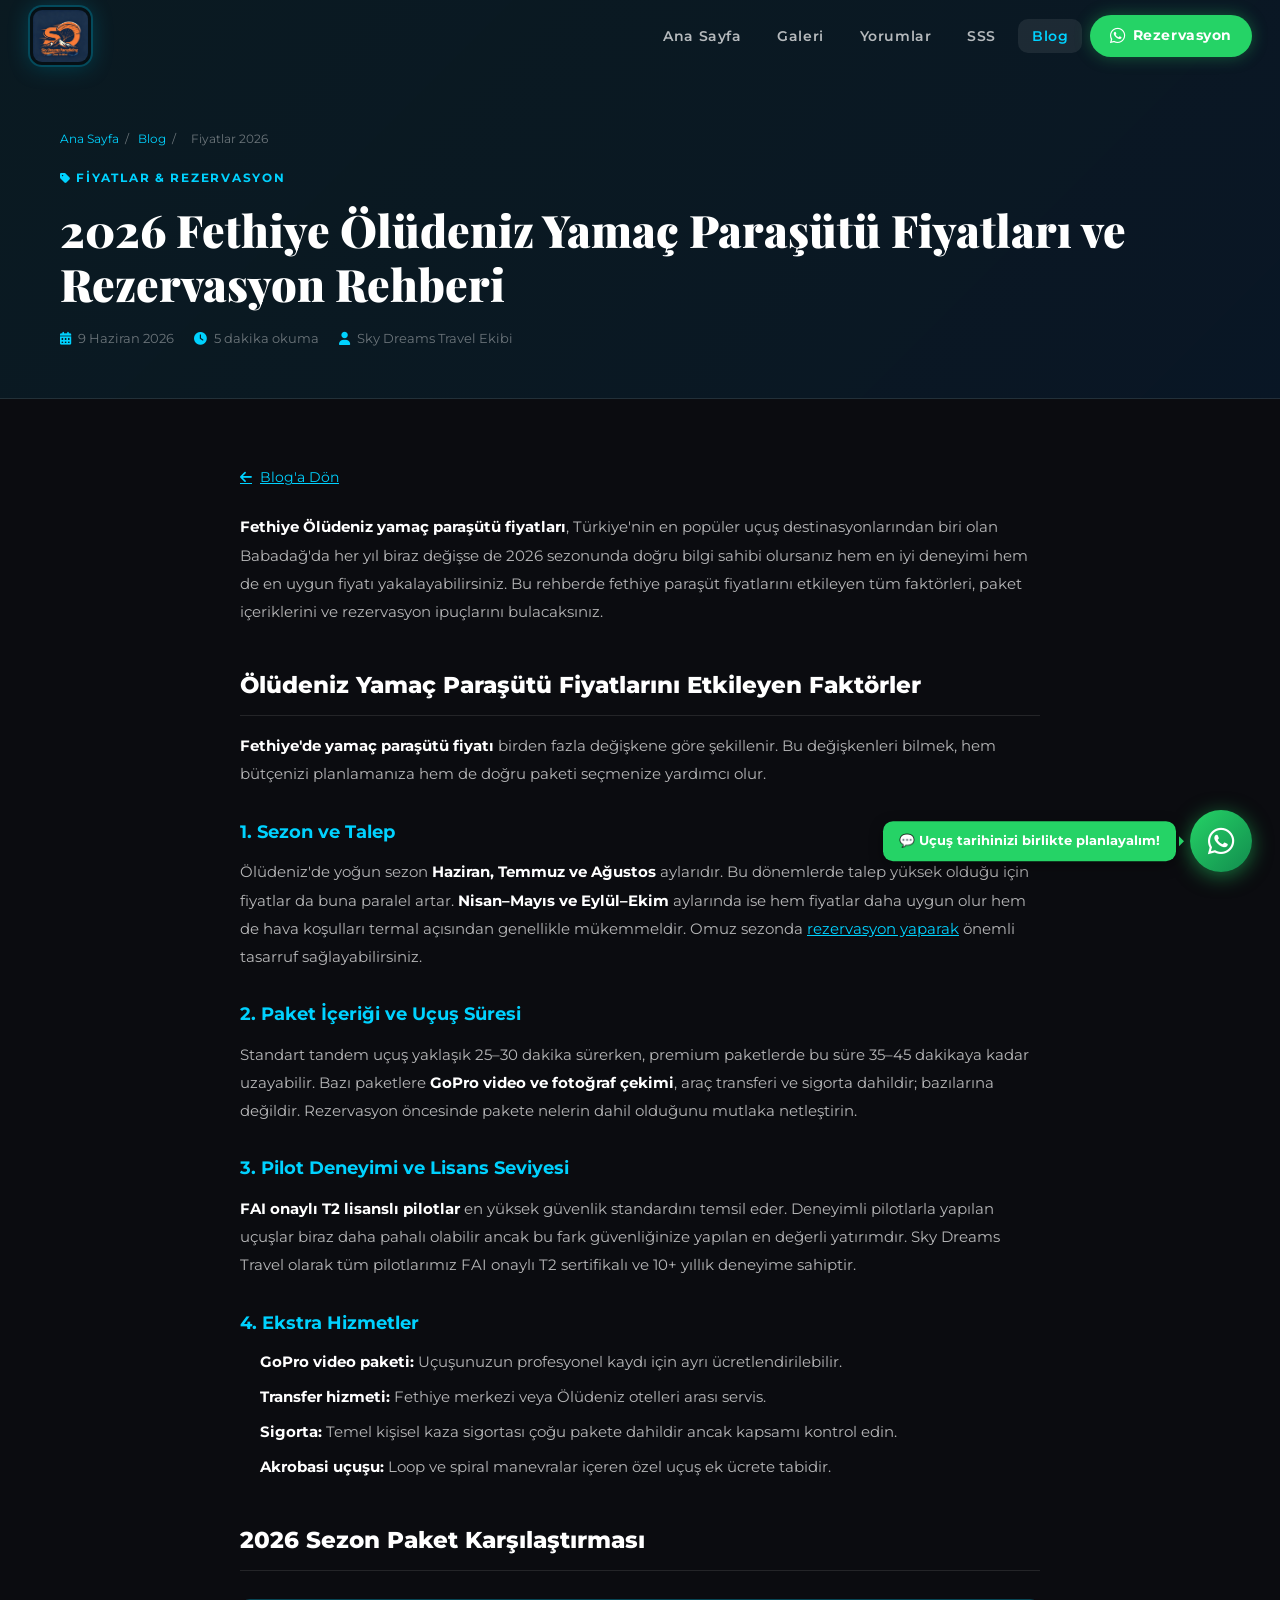
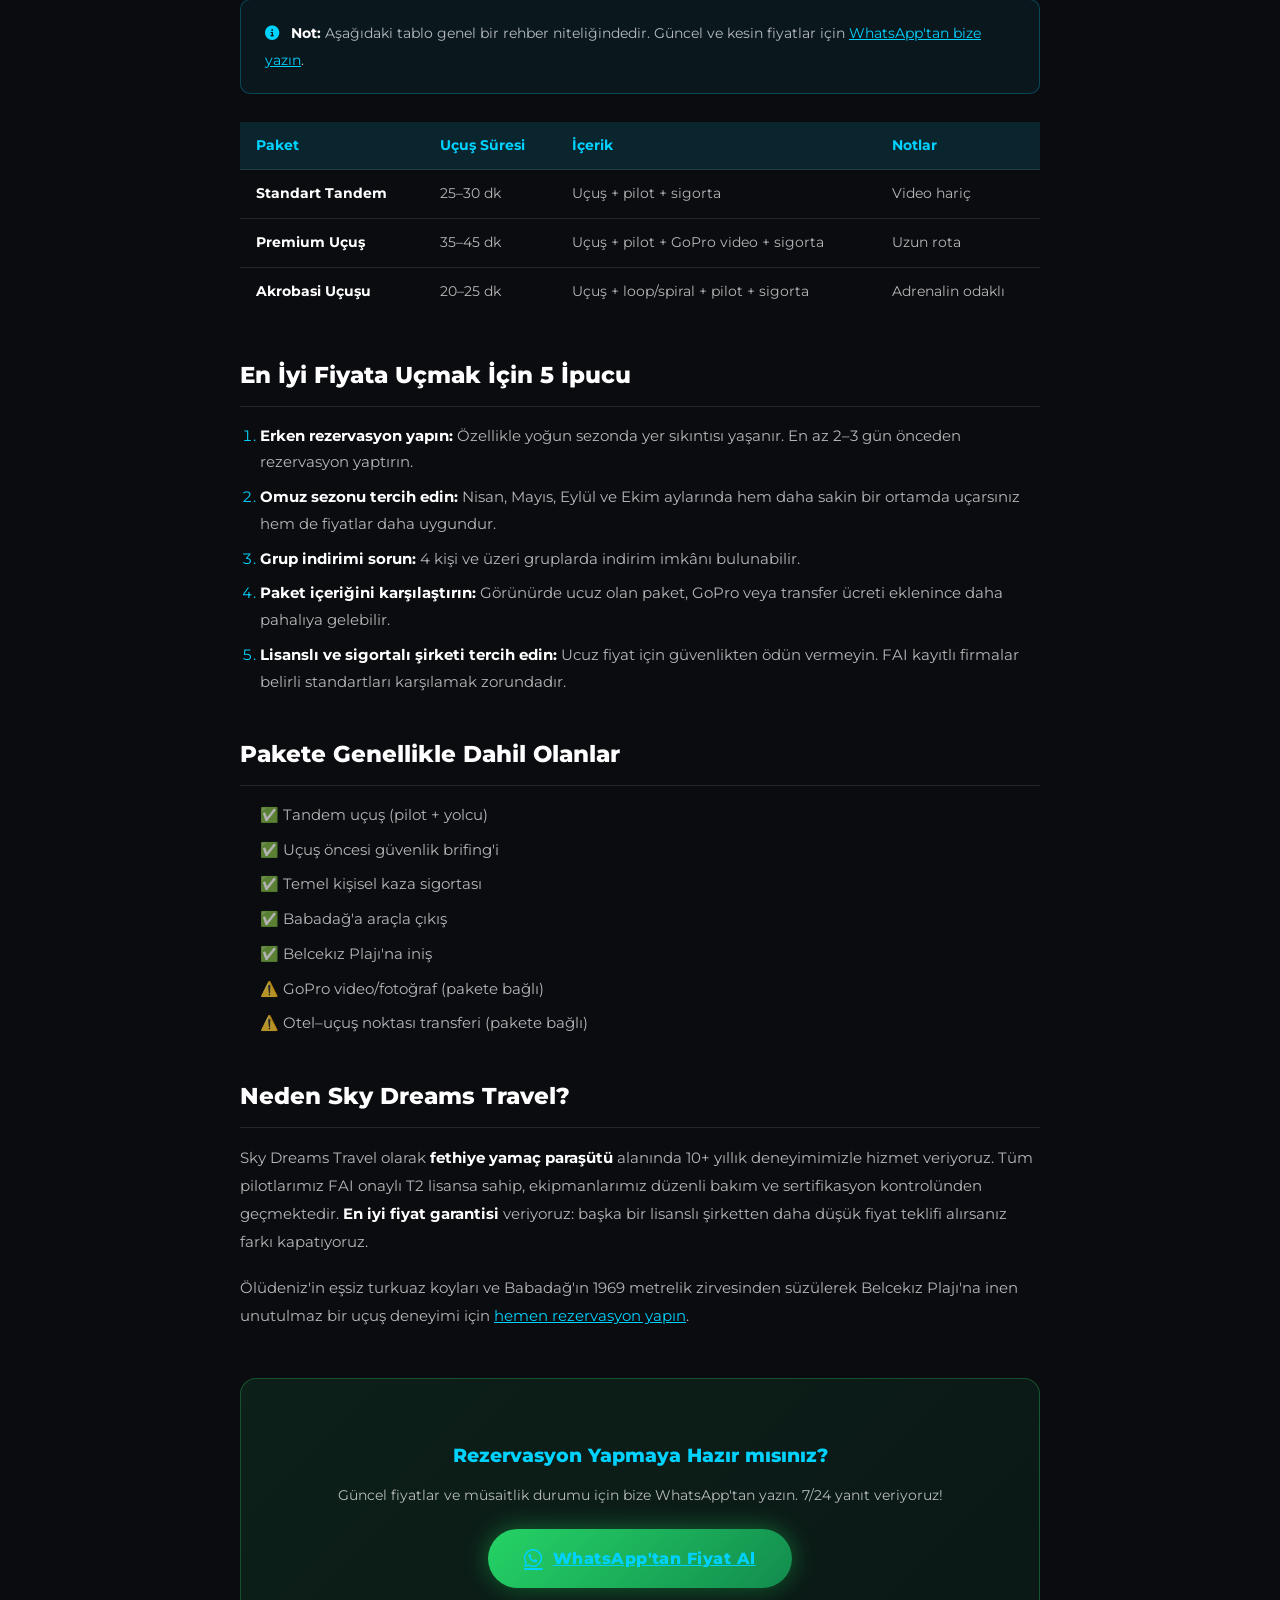
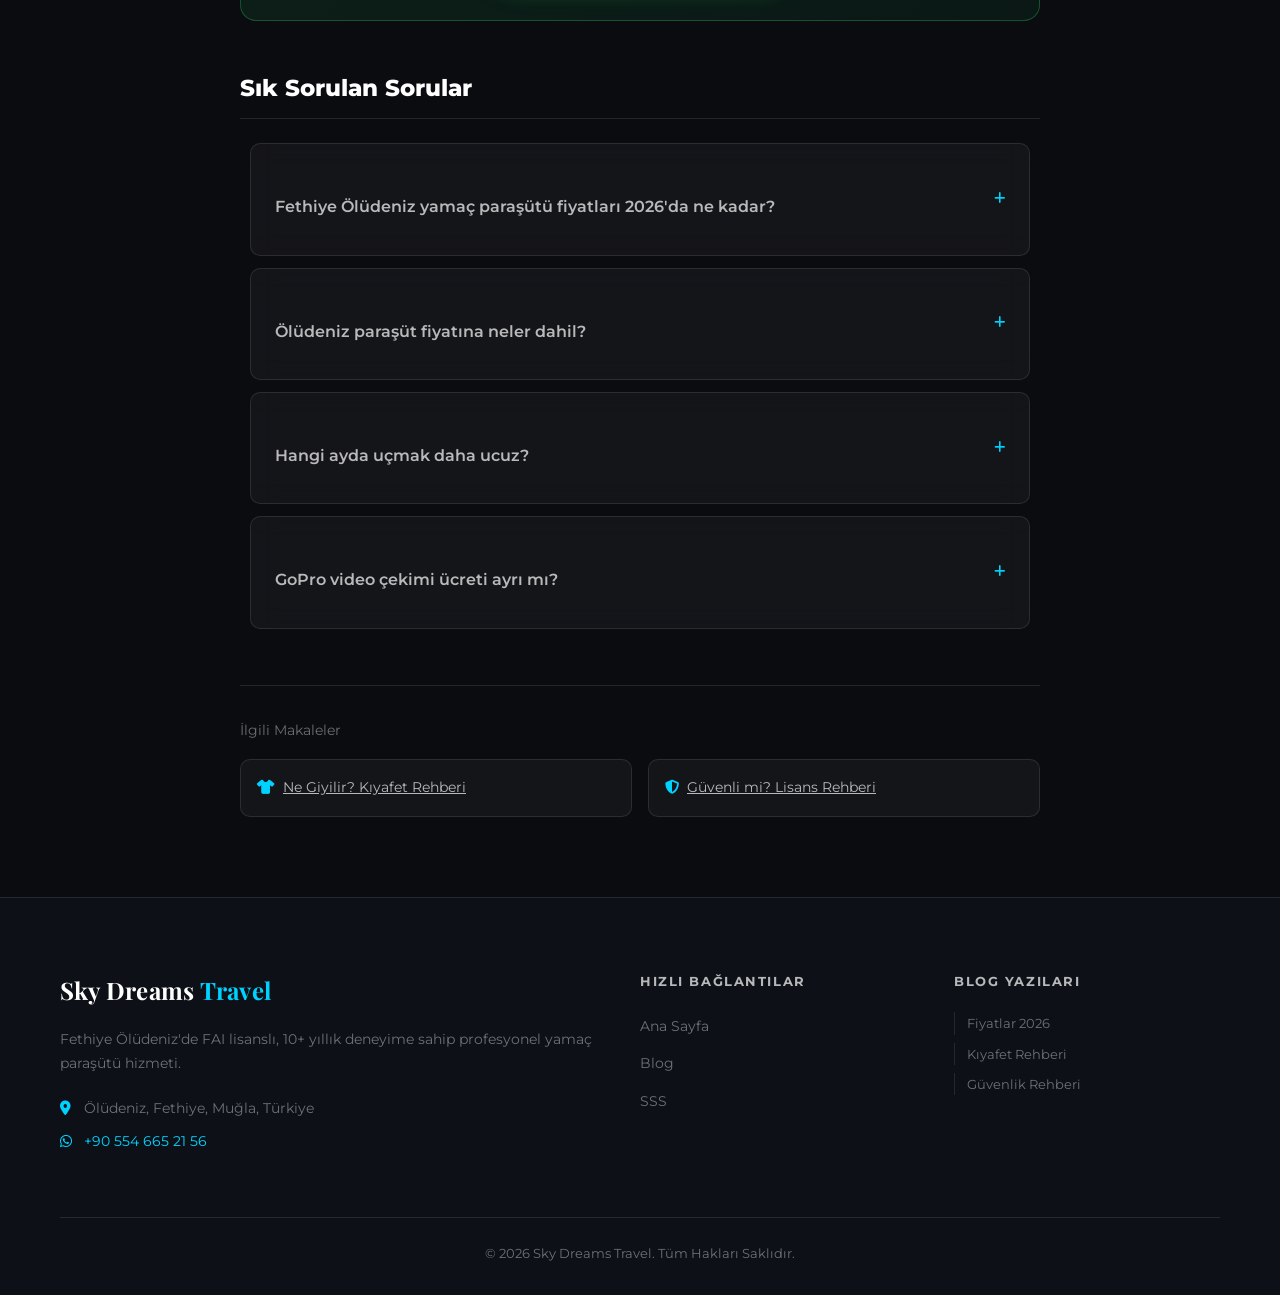
<file: fethiye-yamac-parasutu-fiyatlari-2026.html>
<!DOCTYPE html>
<html lang="tr">
<head>
  <meta charset="UTF-8" />
  <meta name="viewport" content="width=device-width, initial-scale=1.0" />
  <title>2026 Fethiye Ölüdeniz Yamaç Paraşütü Fiyatları | Sky Dreams Travel</title>
  <meta name="description" content="2026 Fethiye Ölüdeniz yamaç paraşütü fiyatları rehberi: sezon farkları, pakete dahil olanlar, GoPro video ücreti ve en uygun fiyata nasıl rezervasyon yapılır. FAI lisanslı, 10+ yıl deneyimli Sky Dreams Travel ile detaylı bilgi için okuyun." />
  <meta name="robots" content="index, follow" />
  <link rel="canonical" href="https://www.skydreamstravel.com/fethiye-yamac-parasutu-fiyatlari-2026.html" />
  <meta property="og:title" content="2026 Fethiye Ölüdeniz Yamaç Paraşütü Fiyatları" />
  <meta property="og:description" content="Fethiye paraşüt fiyatlarını etkileyen faktörler, paket karşılaştırması ve rezervasyon rehberi. FAI lisanslı, 10+ yıl deneyim." />
  <meta property="og:url" content="https://www.skydreamstravel.com/fethiye-yamac-parasutu-fiyatlari-2026.html" />
  <meta property="og:type" content="article" />
  <meta property="og:image" content="https://www.skydreamstravel.com/assets/gen-1.jpg" />

  <script type="application/ld+json">
  {
    "@context": "https://schema.org",
    "@type": "Article",
    "headline": "2026 Fethiye Ölüdeniz Yamaç Paraşütü Fiyatları ve Rezervasyon Rehberi",
    "author": {"@type": "Organization", "name": "Sky Dreams Travel"},
    "publisher": {"@type": "Organization", "name": "Sky Dreams Travel", "url": "https://www.skydreamstravel.com"},
    "datePublished": "2026-06-09",
    "dateModified": "2026-06-09",
    "image": "https://www.skydreamstravel.com/assets/gen-1.jpg",
    "url": "https://www.skydreamstravel.com/fethiye-yamac-parasutu-fiyatlari-2026.html"
  }
  </script>

  <script type="application/ld+json">
  {
    "@context": "https://schema.org",
    "@type": "FAQPage",
    "mainEntity": [
      {
        "@type": "Question",
        "name": "Fethiye Ölüdeniz yamaç paraşütü fiyatları 2026'da ne kadar?",
        "acceptedAnswer": {
          "@type": "Answer",
          "text": "2026 yılı Fethiye Ölüdeniz yamaç paraşütü fiyatları pakete ve sezona göre değişmektedir. Güncel fiyat almak için Sky Dreams Travel WhatsApp hattını arayabilirsiniz. Genellikle standart tandem uçuş, GoPro video paketi ve transfer seçeneklerine göre fiyatlandırılmaktadır."
        }
      },
      {
        "@type": "Question",
        "name": "Ölüdeniz paraşüt fiyatına neler dahil?",
        "acceptedAnswer": {
          "@type": "Answer",
          "text": "Standart pakete: tandem uçuş, lisanslı pilot, uçuş öncesi brifing, sigorta ve Belcekız plajına iniş dahildir. GoPro video/fotoğraf çekimi ek ücretle sunulmaktadır. Transfer hizmeti için önceden bilgi verilmesi gerekmektedir."
        }
      },
      {
        "@type": "Question",
        "name": "Hangi ayda uçmak daha ucuz?",
        "acceptedAnswer": {
          "@type": "Answer",
          "text": "Nisan-Mayıs ve Ekim aylarında (omuz sezon) fiyatlar Temmuz-Ağustos yoğun sezonuna göre daha uygun olabilmektedir. Ayrıca erken rezervasyon indirimleri için Sky Dreams Travel'ı önceden aramanız tavsiye edilir."
        }
      },
      {
        "@type": "Question",
        "name": "GoPro video çekimi ücreti ayrı mı ödeniyor?",
        "acceptedAnswer": {
          "@type": "Answer",
          "text": "Evet, GoPro kamera ile uçuş videosu ve fotoğraf çekimi çoğu şirkette ayrı ücretlendirilmektedir. Sky Dreams Travel'da paket içeriğini rezervasyon sırasında netleştirebilirsiniz."
        }
      }
    ]
  }
  </script>

  <link rel="preconnect" href="https://fonts.googleapis.com" />
  <link rel="preconnect" href="https://fonts.gstatic.com" crossorigin />
  <link href="https://fonts.googleapis.com/css2?family=Montserrat:wght@300;400;600;700;800;900&family=Playfair+Display:wght@700;900&display=swap" rel="stylesheet" />
  <link rel="stylesheet" href="https://cdnjs.cloudflare.com/ajax/libs/font-awesome/6.5.0/css/all.min.css" crossorigin="anonymous" referrerpolicy="no-referrer" />
  <link rel="stylesheet" href="style.css" />
  <link rel="icon" type="image/png" href="assets/favicon.png" />

  <style>
    .article-hero {
      padding: calc(var(--nav-h) + 56px) 0 48px;
      background: linear-gradient(135deg,rgba(0,210,255,0.07) 0%,rgba(0,87,163,0.14) 100%);
      border-bottom: 1px solid var(--border);
    }
    .article-breadcrumb { font-size:0.78rem; color:var(--white-40); margin-bottom:20px; }
    .article-breadcrumb a { color:var(--blue-neon); }
    .article-breadcrumb span { margin:0 6px; }
    .article-cat { font-size:0.72rem; font-weight:700; letter-spacing:0.15em; text-transform:uppercase; color:var(--blue-neon); margin-bottom:14px; }
    .article-hero h1 { font-family:var(--font-display); font-size:clamp(1.8rem,4.5vw,2.8rem); font-weight:900; line-height:1.2; margin-bottom:18px; }
    .article-meta { display:flex; align-items:center; gap:20px; font-size:0.8rem; color:var(--white-40); flex-wrap:wrap; }
    .article-meta i { color:var(--blue-neon); margin-right:4px; }

    .article-body { padding: 64px 0 80px; max-width:800px; margin:0 auto; }
    .article-body h2 { font-size:1.45rem; font-weight:800; color:var(--white); margin:40px 0 16px; padding-bottom:10px; border-bottom:1px solid var(--border); }
    .article-body h3 { font-size:1.1rem; font-weight:700; color:var(--blue-neon); margin:28px 0 12px; }
    .article-body p  { font-size:0.95rem; color:var(--white-70); line-height:1.85; margin-bottom:18px; }
    .article-body ul, .article-body ol { margin:0 0 20px 20px; }
    .article-body li { font-size:0.93rem; color:var(--white-70); line-height:1.8; margin-bottom:8px; }
    .article-body li::marker { color:var(--blue-neon); }
    .article-body strong { color:var(--white); }
    .article-body a { color:var(--blue-neon); text-decoration:underline; }

    .info-box {
      background: rgba(0,210,255,0.06);
      border: 1px solid rgba(0,210,255,0.25);
      border-radius: var(--radius-sm);
      padding: 20px 24px;
      margin: 28px 0;
    }
    .info-box p { margin:0; font-size:0.9rem; }
    .info-box i { color:var(--blue-neon); margin-right:8px; }

    .price-table { width:100%; border-collapse:collapse; margin:24px 0; }
    .price-table th { background:rgba(0,210,255,0.12); padding:12px 16px; text-align:left; font-size:0.85rem; font-weight:700; color:var(--blue-neon); border-bottom:1px solid var(--border); }
    .price-table td { padding:12px 16px; font-size:0.88rem; color:var(--white-70); border-bottom:1px solid var(--border); }
    .price-table tr:last-child td { border-bottom:none; }
    .price-table tr:hover td { background:rgba(255,255,255,0.03); }

    .article-cta {
      background: linear-gradient(135deg,rgba(37,211,102,0.10),rgba(18,140,78,0.10));
      border: 1px solid rgba(37,211,102,0.30);
      border-radius: var(--radius);
      padding: 32px 28px;
      text-align:center;
      margin-top:48px;
    }
    .article-cta h3 { font-size:1.2rem; font-weight:800; margin-bottom:10px; }
    .article-cta p  { font-size:0.9rem; color:var(--white-70); margin-bottom:20px; }

    .article-faq { margin-top:48px; }
    .article-faq h2 { font-size:1.45rem; font-weight:800; margin-bottom:24px; }

    .back-to-blog { display:inline-flex; align-items:center; gap:8px; font-size:0.85rem; color:var(--blue-neon); margin-bottom:24px; }
  </style>
</head>
<body>
  <div class="nav-overlay" id="navOverlay"></div>

  <header id="header" role="banner">
    <nav class="navbar" aria-label="Ana Navigasyon">
      <a href="index.html" class="nav-logo" aria-label="Sky Dreams Travel Ana Sayfa"><img src="assets/sky-logo.jpg" alt="sky-dreams-travel-fethiye-paragliding-logo" loading="eager" /></a>
      <button class="nav-toggle" id="navToggle" aria-label="Menüyü Aç/Kapat" aria-expanded="false" aria-controls="navMenu">
        <span class="nav-toggle-inner">
          <span></span><span></span><span></span>
        </span>
      </button>
      <ul class="nav-menu" id="navMenu" role="menubar">
        <li><a href="index.html">Ana Sayfa</a></li>
        <li><a href="index.html#gallery">Galeri</a></li>
        <li><a href="index.html#reviews">Yorumlar</a></li>
        <li><a href="index.html#faq">SSS</a></li>
        <li><a href="blog.html" class="active">Blog</a></li>
        <li class="nav-cta"><a href="https://wa.me/905546652156?text=Merhaba%2C%20rezervasyon%20yapmak%20istiyorum." target="_blank" rel="noopener noreferrer" class="btn-whatsapp-nav"><i class="fab fa-whatsapp"></i> Rezervasyon</a></li>
      </ul>
    </nav>
  </header>

  <div class="article-hero">
    <div class="container">
      <nav class="article-breadcrumb" aria-label="Breadcrumb">
        <a href="index.html">Ana Sayfa</a><span>/</span>
        <a href="blog.html">Blog</a><span>/</span>
        <span>Fiyatlar 2026</span>
      </nav>
      <p class="article-cat"><i class="fas fa-tag"></i> Fiyatlar & Rezervasyon</p>
      <h1>2026 Fethiye Ölüdeniz Yamaç Paraşütü Fiyatları ve Rezervasyon Rehberi</h1>
      <div class="article-meta">
        <span><i class="fas fa-calendar-alt"></i> 9 Haziran 2026</span>
        <span><i class="fas fa-clock"></i> 5 dakika okuma</span>
        <span><i class="fas fa-user"></i> Sky Dreams Travel Ekibi</span>
      </div>
    </div>
  </div>

  <main>
    <div class="container">
      <div class="article-body">
        <a href="blog.html" class="back-to-blog"><i class="fas fa-arrow-left"></i> Blog'a Dön</a>

        <p>
          <strong>Fethiye Ölüdeniz yamaç paraşütü fiyatları</strong>, Türkiye'nin en popüler uçuş destinasyonlarından biri olan Babadağ'da her yıl biraz değişse de 2026 sezonunda doğru bilgi sahibi olursanız hem en iyi deneyimi hem de en uygun fiyatı yakalayabilirsiniz. Bu rehberde fethiye paraşüt fiyatlarını etkileyen tüm faktörleri, paket içeriklerini ve rezervasyon ipuçlarını bulacaksınız.
        </p>

        <h2>Ölüdeniz Yamaç Paraşütü Fiyatlarını Etkileyen Faktörler</h2>
        <p>
          <strong>Fethiye'de yamaç paraşütü fiyatı</strong> birden fazla değişkene göre şekillenir. Bu değişkenleri bilmek, hem bütçenizi planlamanıza hem de doğru paketi seçmenize yardımcı olur.
        </p>

        <h3>1. Sezon ve Talep</h3>
        <p>
          Ölüdeniz'de yoğun sezon <strong>Haziran, Temmuz ve Ağustos</strong> aylarıdır. Bu dönemlerde talep yüksek olduğu için fiyatlar da buna paralel artar. <strong>Nisan–Mayıs ve Eylül–Ekim</strong> aylarında ise hem fiyatlar daha uygun olur hem de hava koşulları termal açısından genellikle mükemmeldir. Omuz sezonda <a href="index.html#cta-section">rezervasyon yaparak</a> önemli tasarruf sağlayabilirsiniz.
        </p>

        <h3>2. Paket İçeriği ve Uçuş Süresi</h3>
        <p>
          Standart tandem uçuş yaklaşık 25–30 dakika sürerken, premium paketlerde bu süre 35–45 dakikaya kadar uzayabilir. Bazı paketlere <strong>GoPro video ve fotoğraf çekimi</strong>, araç transferi ve sigorta dahildir; bazılarına değildir. Rezervasyon öncesinde pakete nelerin dahil olduğunu mutlaka netleştirin.
        </p>

        <h3>3. Pilot Deneyimi ve Lisans Seviyesi</h3>
        <p>
          <strong>FAI onaylı T2 lisanslı pilotlar</strong> en yüksek güvenlik standardını temsil eder. Deneyimli pilotlarla yapılan uçuşlar biraz daha pahalı olabilir ancak bu fark güvenliğinize yapılan en değerli yatırımdır. Sky Dreams Travel olarak tüm pilotlarımız FAI onaylı T2 sertifikalı ve 10+ yıllık deneyime sahiptir.
        </p>

        <h3>4. Ekstra Hizmetler</h3>
        <ul>
          <li><strong>GoPro video paketi:</strong> Uçuşunuzun profesyonel kaydı için ayrı ücretlendirilebilir.</li>
          <li><strong>Transfer hizmeti:</strong> Fethiye merkezi veya Ölüdeniz otelleri arası servis.</li>
          <li><strong>Sigorta:</strong> Temel kişisel kaza sigortası çoğu pakete dahildir ancak kapsamı kontrol edin.</li>
          <li><strong>Akrobasi uçuşu:</strong> Loop ve spiral manevralar içeren özel uçuş ek ücrete tabidir.</li>
        </ul>

        <h2>2026 Sezon Paket Karşılaştırması</h2>
        <div class="info-box">
          <p><i class="fas fa-info-circle"></i> <strong>Not:</strong> Aşağıdaki tablo genel bir rehber niteliğindedir. Güncel ve kesin fiyatlar için <a href="https://wa.me/905546652156?text=Fiyat%20bilgisi%20almak%20istiyorum" target="_blank" rel="noopener noreferrer">WhatsApp'tan bize yazın</a>.</p>
        </div>

        <table class="price-table">
          <thead>
            <tr>
              <th>Paket</th>
              <th>Uçuş Süresi</th>
              <th>İçerik</th>
              <th>Notlar</th>
            </tr>
          </thead>
          <tbody>
            <tr>
              <td><strong>Standart Tandem</strong></td>
              <td>25–30 dk</td>
              <td>Uçuş + pilot + sigorta</td>
              <td>Video hariç</td>
            </tr>
            <tr>
              <td><strong>Premium Uçuş</strong></td>
              <td>35–45 dk</td>
              <td>Uçuş + pilot + GoPro video + sigorta</td>
              <td>Uzun rota</td>
            </tr>
            <tr>
              <td><strong>Akrobasi Uçuşu</strong></td>
              <td>20–25 dk</td>
              <td>Uçuş + loop/spiral + pilot + sigorta</td>
              <td>Adrenalin odaklı</td>
            </tr>
          </tbody>
        </table>

        <h2>En İyi Fiyata Uçmak İçin 5 İpucu</h2>
        <ol>
          <li><strong>Erken rezervasyon yapın:</strong> Özellikle yoğun sezonda yer sıkıntısı yaşanır. En az 2–3 gün önceden rezervasyon yaptırın.</li>
          <li><strong>Omuz sezonu tercih edin:</strong> Nisan, Mayıs, Eylül ve Ekim aylarında hem daha sakin bir ortamda uçarsınız hem de fiyatlar daha uygundur.</li>
          <li><strong>Grup indirimi sorun:</strong> 4 kişi ve üzeri gruplarda indirim imkânı bulunabilir.</li>
          <li><strong>Paket içeriğini karşılaştırın:</strong> Görünürde ucuz olan paket, GoPro veya transfer ücreti eklenince daha pahalıya gelebilir.</li>
          <li><strong>Lisanslı ve sigortalı şirketi tercih edin:</strong> Ucuz fiyat için güvenlikten ödün vermeyin. FAI kayıtlı firmalar belirli standartları karşılamak zorundadır.</li>
        </ol>

        <h2>Pakete Genellikle Dahil Olanlar</h2>
        <ul>
          <li>✅ Tandem uçuş (pilot + yolcu)</li>
          <li>✅ Uçuş öncesi güvenlik brifing'i</li>
          <li>✅ Temel kişisel kaza sigortası</li>
          <li>✅ Babadağ'a araçla çıkış</li>
          <li>✅ Belcekız Plajı'na iniş</li>
          <li>⚠️ GoPro video/fotoğraf (pakete bağlı)</li>
          <li>⚠️ Otel–uçuş noktası transferi (pakete bağlı)</li>
        </ul>

        <h2>Neden Sky Dreams Travel?</h2>
        <p>
          Sky Dreams Travel olarak <strong>fethiye yamaç paraşütü</strong> alanında 10+ yıllık deneyimimizle hizmet veriyoruz. Tüm pilotlarımız FAI onaylı T2 lisansa sahip, ekipmanlarımız düzenli bakım ve sertifikasyon kontrolünden geçmektedir. <strong>En iyi fiyat garantisi</strong> veriyoruz: başka bir lisanslı şirketten daha düşük fiyat teklifi alırsanız farkı kapatıyoruz.
        </p>
        <p>
          Ölüdeniz'in eşsiz turkuaz koyları ve Babadağ'ın 1969 metrelik zirvesinden süzülerek Belcekız Plajı'na inen unutulmaz bir uçuş deneyimi için <a href="index.html#cta-section">hemen rezervasyon yapın</a>.
        </p>

        <!-- CTA -->
        <div class="article-cta">
          <h3>Rezervasyon Yapmaya Hazır mısınız?</h3>
          <p>Güncel fiyatlar ve müsaitlik durumu için bize WhatsApp'tan yazın. 7/24 yanıt veriyoruz!</p>
          <a href="https://wa.me/905546652156?text=Merhaba%2C%20Ölüdeniz%20yamaç%20paraşütü%20için%20fiyat%20bilgisi%20almak%20istiyorum." target="_blank" rel="noopener noreferrer" class="btn-primary btn-whatsapp-hero">
            <i class="fab fa-whatsapp"></i> WhatsApp'tan Fiyat Al
          </a>
        </div>

        <!-- SSS -->
        <div class="article-faq">
          <h2>Sık Sorulan Sorular</h2>
          <div class="faq-list">
            <details class="faq-item">
              <summary><h3>Fethiye Ölüdeniz yamaç paraşütü fiyatları 2026'da ne kadar?</h3><i class="fas fa-plus"></i></summary>
              <p>2026 fiyatları pakete ve sezona göre değişmektedir. Kesin ve güncel fiyat için WhatsApp hattımızdan bize yazmanızı öneririz.</p>
            </details>
            <details class="faq-item">
              <summary><h3>Ölüdeniz paraşüt fiyatına neler dahil?</h3><i class="fas fa-plus"></i></summary>
              <p>Standart pakete tandem uçuş, lisanslı pilot, güvenlik brifing'i, temel sigorta ve Babadağ'a araç transferi dahildir. GoPro çekimi ek ücrete tabidir.</p>
            </details>
            <details class="faq-item">
              <summary><h3>Hangi ayda uçmak daha ucuz?</h3><i class="fas fa-plus"></i></summary>
              <p>Nisan–Mayıs ve Eylül–Ekim omuz sezonu aylarında fiyatlar genellikle Temmuz–Ağustos'a kıyasla daha uygun olur.</p>
            </details>
            <details class="faq-item">
              <summary><h3>GoPro video çekimi ücreti ayrı mı?</h3><i class="fas fa-plus"></i></summary>
              <p>Evet, GoPro video ve fotoğraf paketi çoğunlukla ayrı ücretlendirilmektedir. Rezervasyon sırasında belirtmeniz yeterlidir.</p>
            </details>
          </div>
        </div>

        <!-- Diğer yazılar -->
        <div style="margin-top:56px; padding-top:32px; border-top:1px solid var(--border);">
          <p style="font-size:0.85rem;color:var(--white-40);margin-bottom:16px;">İlgili Makaleler</p>
          <div style="display:flex;gap:16px;flex-wrap:wrap;">
            <a href="yamac-parasutu-kiyafet-rehberi.html" style="flex:1;min-width:200px;padding:16px;background:var(--bg-card);border:1px solid var(--border);border-radius:var(--radius-sm);font-size:0.88rem;color:var(--white-70);transition:var(--transition);">
              <i class="fas fa-tshirt" style="color:var(--blue-neon);margin-right:8px;"></i>Ne Giyilir? Kıyafet Rehberi
            </a>
            <a href="oludeniz-yamac-parasutu-guvenli-mi.html" style="flex:1;min-width:200px;padding:16px;background:var(--bg-card);border:1px solid var(--border);border-radius:var(--radius-sm);font-size:0.88rem;color:var(--white-70);transition:var(--transition);">
              <i class="fas fa-shield-halved" style="color:var(--blue-neon);margin-right:8px;"></i>Güvenli mi? Lisans Rehberi
            </a>
          </div>
        </div>

      </div>
    </div>
  </main>

  <footer id="footer" role="contentinfo">
    <div class="container">
      <div class="footer-grid">
        <div class="footer-brand">
          <span class="logo-text footer-logo">Sky Dreams <em>Travel</em></span>
          <p>Fethiye Ölüdeniz'de FAI lisanslı, 10+ yıllık deneyime sahip profesyonel yamaç paraşütü hizmeti.</p>
          <address>
            <p><i class="fas fa-map-marker-alt"></i> Ölüdeniz, Fethiye, Muğla, Türkiye</p>
            <p><i class="fab fa-whatsapp"></i> <a href="https://wa.me/905546652156" target="_blank" rel="noopener noreferrer">+90 554 665 21 56</a></p>
          </address>
        </div>
        <nav class="footer-nav">
          <h4>Hızlı Bağlantılar</h4>
          <ul>
            <li><a href="index.html">Ana Sayfa</a></li>
            <li><a href="blog.html">Blog</a></li>
            <li><a href="index.html#faq">SSS</a></li>
          </ul>
        </nav>
        <div class="footer-keywords">
          <h4>Blog Yazıları</h4>
          <ul>
            <li><a href="fethiye-yamac-parasutu-fiyatlari-2026.html">Fiyatlar 2026</a></li>
            <li><a href="yamac-parasutu-kiyafet-rehberi.html">Kıyafet Rehberi</a></li>
            <li><a href="oludeniz-yamac-parasutu-guvenli-mi.html">Güvenlik Rehberi</a></li>
          </ul>
        </div>
      </div>
      <div class="footer-bottom">
        <p>&copy; 2026 Sky Dreams Travel. Tüm Hakları Saklıdır.</p>
      </div>
    </div>
  </footer>

  <a href="https://wa.me/905546652156?text=Merhaba%2C%20rezervasyon%20yapmak%20istiyorum." target="_blank" rel="noopener noreferrer" id="floatingWhatsapp" class="floating-whatsapp" aria-label="WhatsApp">
    <i class="fab fa-whatsapp"></i>
    <span class="floating-whatsapp-tooltip">Hemen Yaz!</span>
  </a>
  <script src="script.js" defer></script>
</body>
</html>
</file>
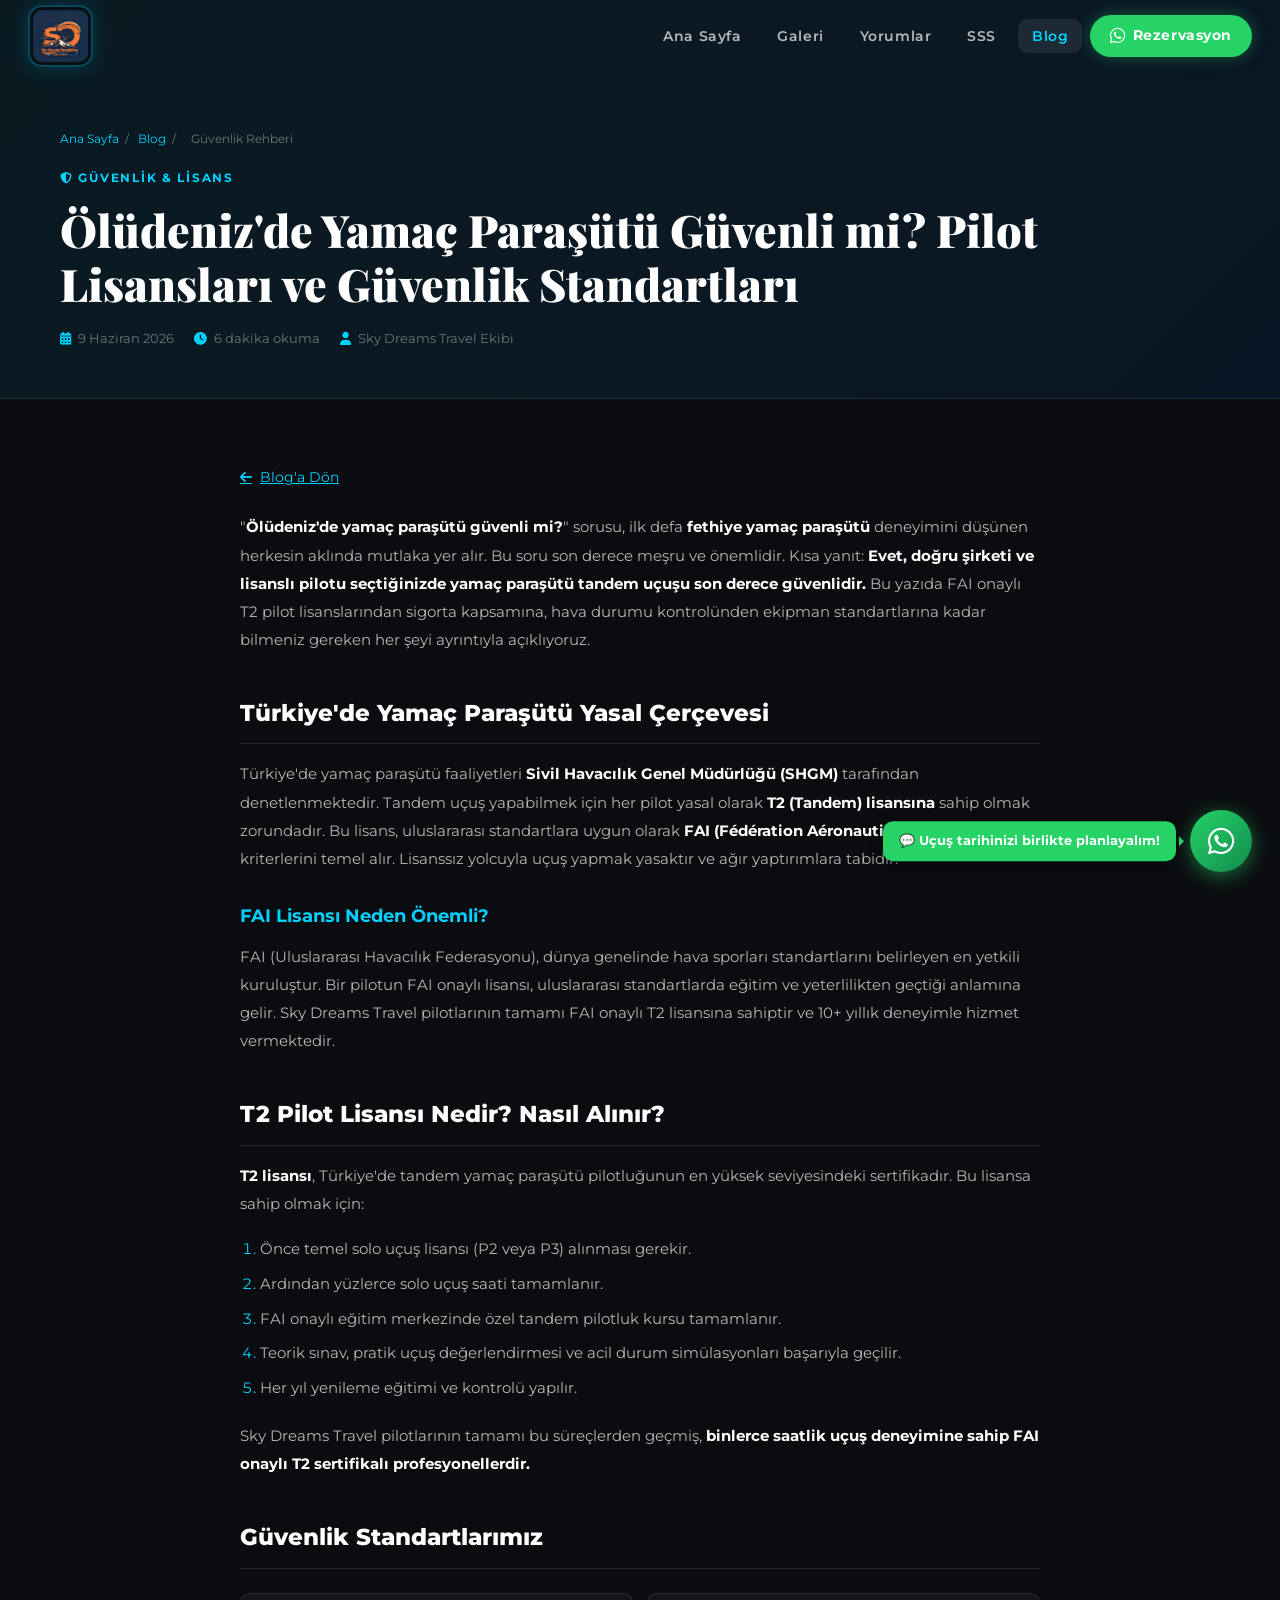
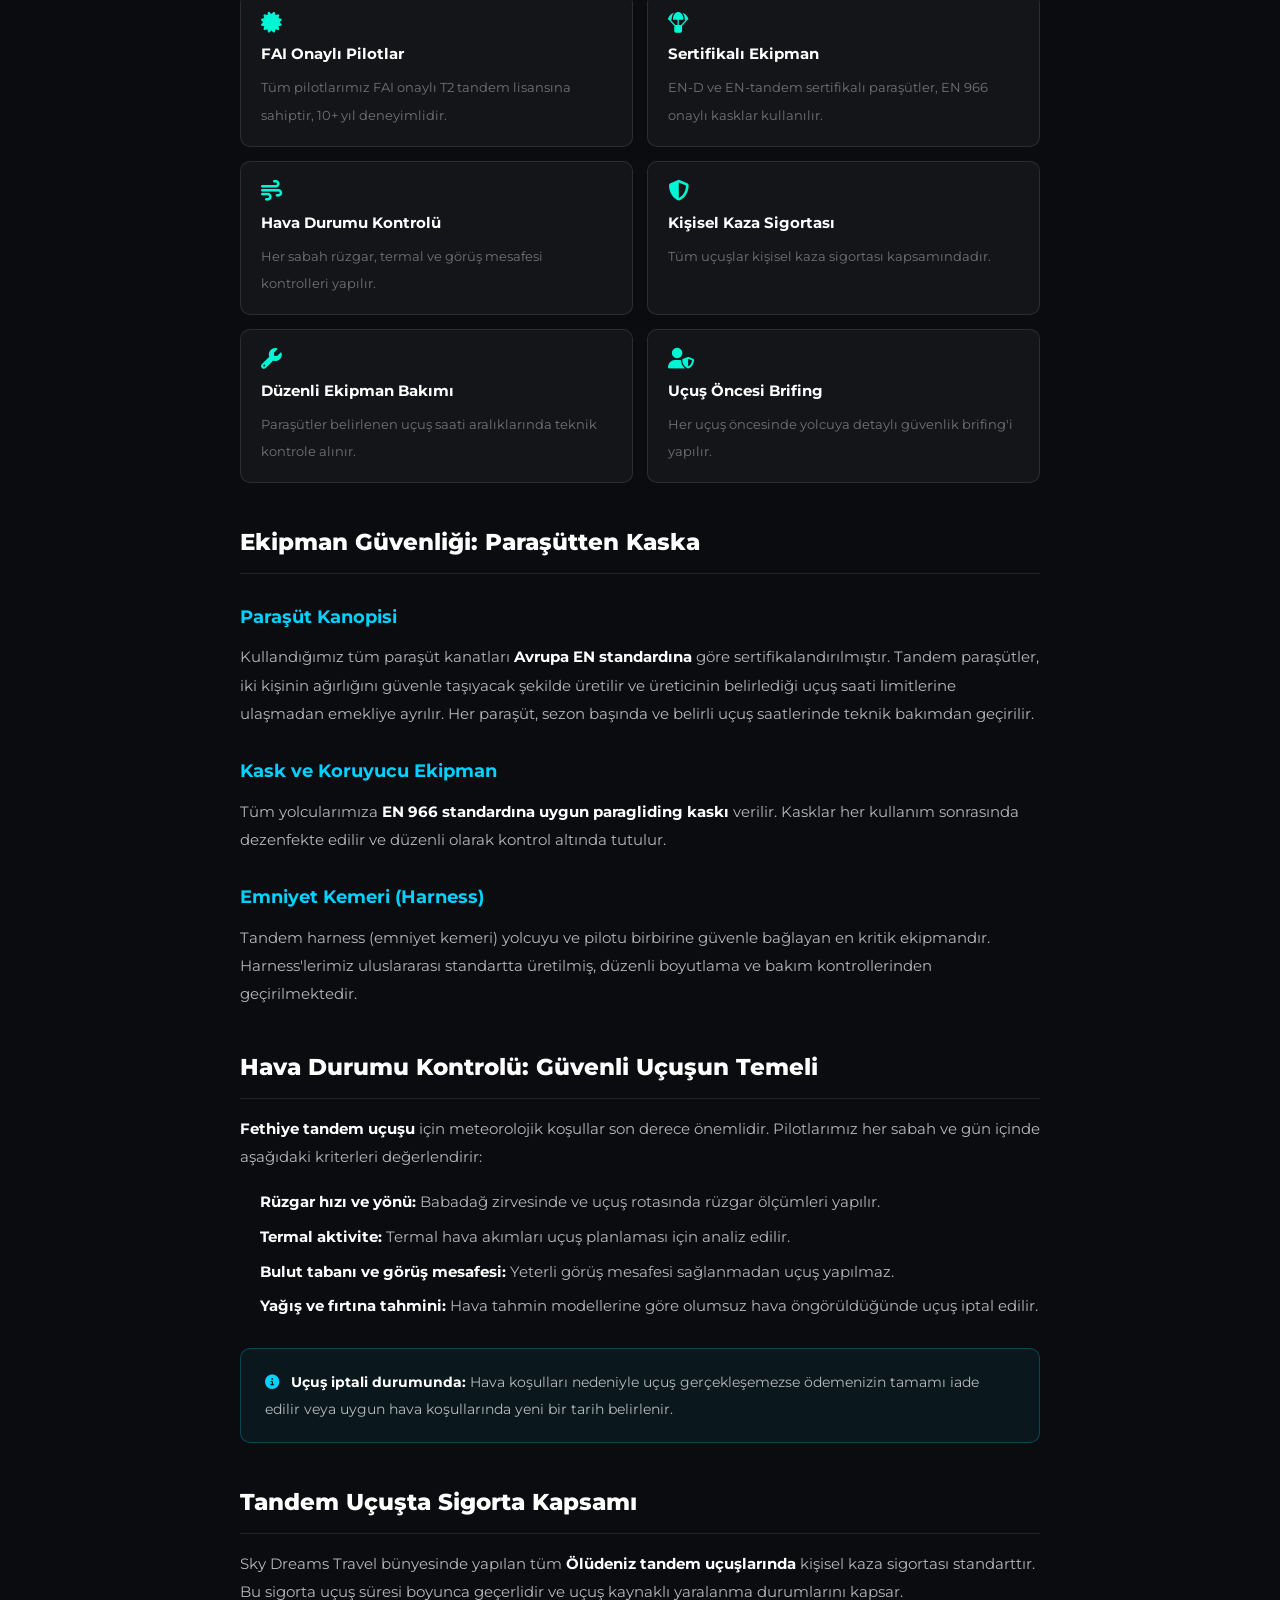
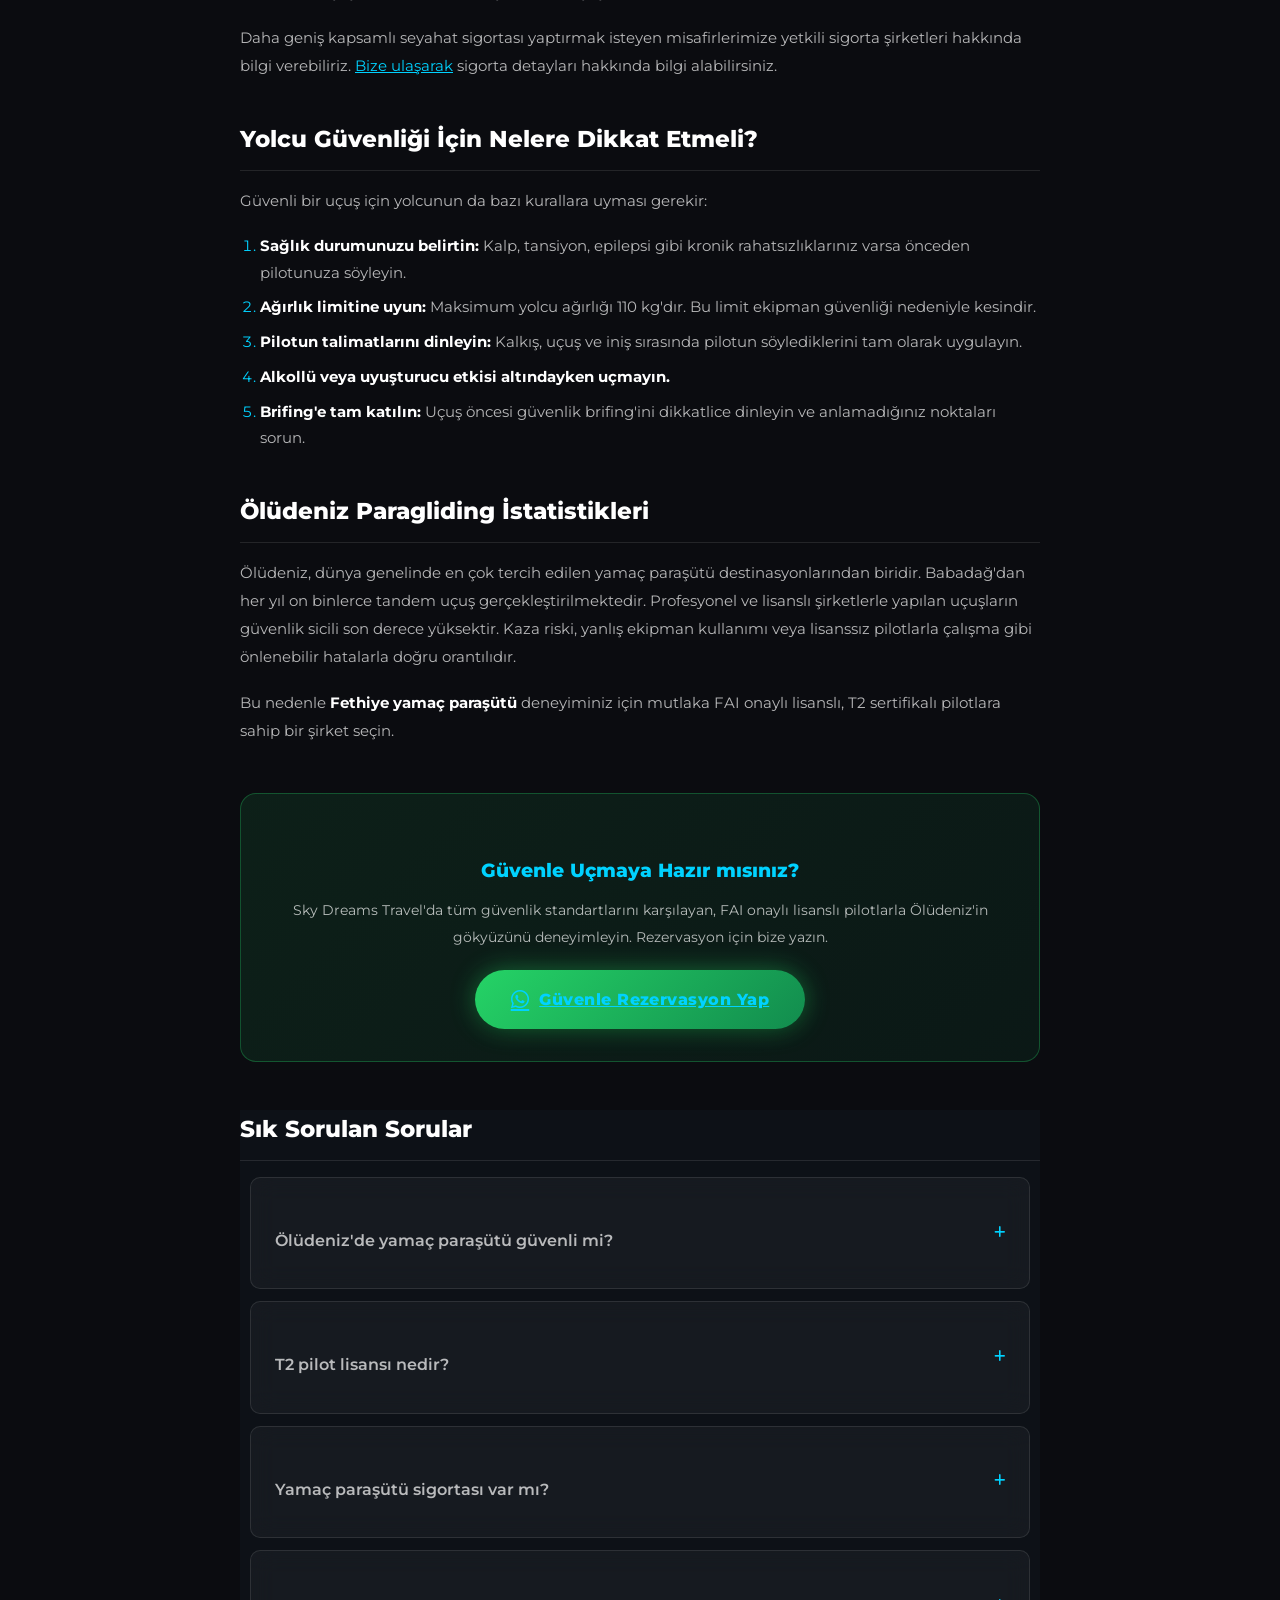
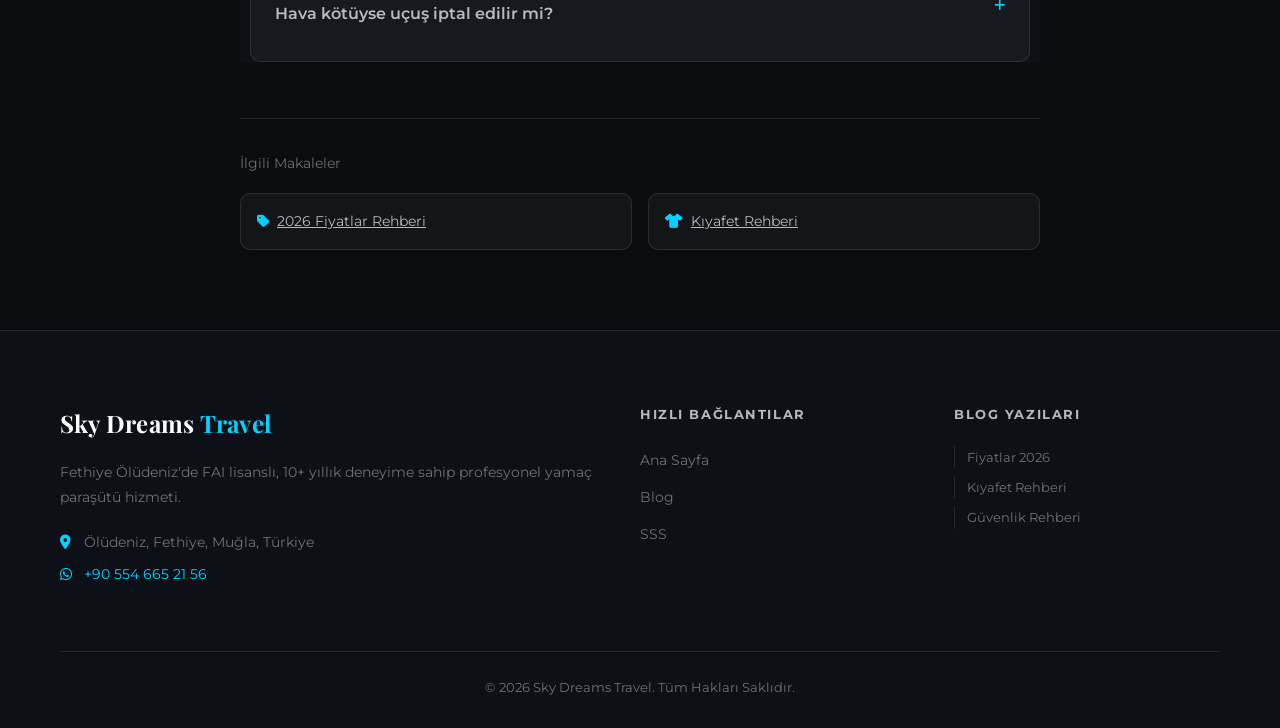
<file: oludeniz-yamac-parasutu-guvenli-mi.html>
<!DOCTYPE html>
<html lang="tr">
<head>
  <meta charset="UTF-8" />
  <meta name="viewport" content="width=device-width, initial-scale=1.0" />
  <title>Ölüdeniz'de Yamaç Paraşütü Güvenli mi? Pilot Lisansları & Güvenlik | Sky Dreams Travel</title>
  <meta name="description" content="Ölüdeniz yamaç paraşütü güvenli mi? FAI onaylı T2 pilot lisansları, sigorta detayları, hava durumu kontrolleri ve tandem uçuş güvenlik standartları. 10+ yıl deneyimli Sky Dreams Travel uzman rehberi." />
  <meta name="robots" content="index, follow" />
  <link rel="canonical" href="https://www.skydreamstravel.com/oludeniz-yamac-parasutu-guvenli-mi.html" />
  <meta property="og:title" content="Ölüdeniz Yamaç Paraşütü Güvenli mi? | Sky Dreams Travel" />
  <meta property="og:description" content="FAI onaylı T2 lisansları, sigorta, hava durumu kontrolü ve güvenlik prosedürleri — 10+ yıl deneyimli Sky Dreams Travel ile Ölüdeniz tandem uçuşu hakkında merak ettiğiniz her şey." />
  <meta property="og:url" content="https://www.skydreamstravel.com/oludeniz-yamac-parasutu-guvenli-mi.html" />
  <meta property="og:type" content="article" />
  <meta property="og:image" content="https://www.skydreamstravel.com/assets/gen-4.jpg" />

  <script type="application/ld+json">
  {
    "@context": "https://schema.org",
    "@type": "Article",
    "headline": "Ölüdeniz'de Yamaç Paraşütü Güvenli mi? Pilot Lisansları ve Güvenlik Standartları",
    "author": {"@type": "Organization", "name": "Sky Dreams Travel"},
    "publisher": {"@type": "Organization", "name": "Sky Dreams Travel", "url": "https://www.skydreamstravel.com"},
    "datePublished": "2026-06-09",
    "dateModified": "2026-06-09",
    "image": "https://www.skydreamstravel.com/assets/gen-4.jpg",
    "url": "https://www.skydreamstravel.com/oludeniz-yamac-parasutu-guvenli-mi.html"
  }
  </script>

  <script type="application/ld+json">
  {
    "@context": "https://schema.org",
    "@type": "FAQPage",
    "mainEntity": [
      {
        "@type": "Question",
        "name": "Ölüdeniz'de yamaç paraşütü güvenli mi?",
        "acceptedAnswer": {
          "@type": "Answer",
          "text": "Evet. FAI onaylı lisanslı ve deneyimli pilotlarla yapılan tandem uçuşlar son derece güvenlidir. Türkiye'de pilotların T2 (tandem) lisansına sahip olması zorunludur. Sky Dreams Travel'da tüm pilotlar FAI onaylı T2 sertifikalı ve 10+ yıllık deneyime sahiptir. Ekipmanlar düzenli olarak denetlenmekte ve bakımı yapılmaktadır."
        }
      },
      {
        "@type": "Question",
        "name": "T2 pilot lisansı nedir?",
        "acceptedAnswer": {
          "@type": "Answer",
      "text": "T2 lisansı, FAI (Uluslararası Havacılık Federasyonu) standartlarına uygun olarak verilen tandem yamaç paraşütü pilotu sertifikasıdır. Bu lisansa sahip pilotlar yolcuyla birlikte uçmak için gerekli tüm teorik ve pratik eğitimlerden geçmiştir."
        }
      },
      {
        "@type": "Question",
        "name": "Yamaç paraşütü sigortası var mı?",
        "acceptedAnswer": {
          "@type": "Answer",
          "text": "Evet. Tüm tandem uçuşlarda kişisel kaza sigortası standarttır. Sky Dreams Travel uçuşlarında sigorta pakete dahildir. Detaylı sigorta kapsamı için rezervasyon sırasında bilgi alabilirsiniz."
        }
      },
      {
        "@type": "Question",
        "name": "Hava durumu kötüyse uçuş iptal edilir mi?",
        "acceptedAnswer": {
          "@type": "Answer",
          "text": "Evet. Pilotlarımız her sabah hava durumunu ve rüzgar koşullarını değerlendirir. Güvenli uçuş koşulları sağlanmadığında uçuş ertelenir veya iptal edilir. Müşteri güvenliği her zaman önceliğimizdir."
        }
      }
    ]
  }
  </script>

  <link rel="preconnect" href="https://fonts.googleapis.com" />
  <link rel="preconnect" href="https://fonts.gstatic.com" crossorigin />
  <link href="https://fonts.googleapis.com/css2?family=Montserrat:wght@300;400;600;700;800;900&family=Playfair+Display:wght@700;900&display=swap" rel="stylesheet" />
  <link rel="stylesheet" href="https://cdnjs.cloudflare.com/ajax/libs/font-awesome/6.5.0/css/all.min.css" crossorigin="anonymous" referrerpolicy="no-referrer" />
  <link rel="stylesheet" href="style.css" />
  <link rel="icon" type="image/png" href="assets/favicon.png" />

  <style>
    .article-hero { padding:calc(var(--nav-h) + 56px) 0 48px; background:linear-gradient(135deg,rgba(0,210,255,0.07) 0%,rgba(0,87,163,0.14) 100%); border-bottom:1px solid var(--border); }
    .article-breadcrumb { font-size:0.78rem; color:var(--white-40); margin-bottom:20px; }
    .article-breadcrumb a { color:var(--blue-neon); }
    .article-breadcrumb span { margin:0 6px; }
    .article-cat { font-size:0.72rem; font-weight:700; letter-spacing:0.15em; text-transform:uppercase; color:var(--blue-neon); margin-bottom:14px; }
    .article-hero h1 { font-family:var(--font-display); font-size:clamp(1.8rem,4.5vw,2.8rem); font-weight:900; line-height:1.2; margin-bottom:18px; }
    .article-meta { display:flex; align-items:center; gap:20px; font-size:0.8rem; color:var(--white-40); flex-wrap:wrap; }
    .article-meta i { color:var(--blue-neon); margin-right:4px; }
    .article-body { padding:64px 0 80px; max-width:800px; margin:0 auto; }
    .article-body h2 { font-size:1.45rem; font-weight:800; color:var(--white); margin:40px 0 16px; padding-bottom:10px; border-bottom:1px solid var(--border); }
    .article-body h3 { font-size:1.1rem; font-weight:700; color:var(--blue-neon); margin:28px 0 12px; }
    .article-body p { font-size:0.95rem; color:var(--white-70); line-height:1.85; margin-bottom:18px; }
    .article-body ul, .article-body ol { margin:0 0 20px 20px; }
    .article-body li { font-size:0.93rem; color:var(--white-70); line-height:1.8; margin-bottom:8px; }
    .article-body li::marker { color:var(--blue-neon); }
    .article-body strong { color:var(--white); }
    .article-body a { color:var(--blue-neon); text-decoration:underline; }
    .info-box { background:rgba(0,210,255,0.06); border:1px solid rgba(0,210,255,0.25); border-radius:var(--radius-sm); padding:20px 24px; margin:28px 0; }
    .info-box p { margin:0; font-size:0.9rem; }
    .info-box i { color:var(--blue-neon); margin-right:8px; }
    .article-cta { background:linear-gradient(135deg,rgba(37,211,102,0.10),rgba(18,140,78,0.10)); border:1px solid rgba(37,211,102,0.30); border-radius:var(--radius); padding:32px 28px; text-align:center; margin-top:48px; }
    .article-cta h3 { font-size:1.2rem; font-weight:800; margin-bottom:10px; }
    .article-cta p { font-size:0.9rem; color:var(--white-70); margin-bottom:20px; }
    .article-faq { margin-top:48px; }
    .back-to-blog { display:inline-flex; align-items:center; gap:8px; font-size:0.85rem; color:var(--blue-neon); margin-bottom:24px; }
    .safety-cards { display:grid; grid-template-columns:1fr 1fr; gap:14px; margin:24px 0; }
    .safety-card { padding:18px 20px; background:var(--bg-card); border:1px solid var(--border); border-radius:var(--radius-sm); }
    .safety-card i { font-size:1.3rem; color:var(--teal); margin-bottom:10px; display:block; }
    .safety-card strong { font-size:0.92rem; color:var(--white); display:block; margin-bottom:6px; }
    .safety-card span { font-size:0.82rem; color:var(--white-40); line-height:1.6; }
    @media(max-width:600px){ .safety-cards { grid-template-columns:1fr; } }
  </style>
</head>
<body>
  <div class="nav-overlay" id="navOverlay"></div>

  <header id="header" role="banner">
    <nav class="navbar" aria-label="Ana Navigasyon">
      <a href="index.html" class="nav-logo" aria-label="Sky Dreams Travel Ana Sayfa"><img src="assets/sky-logo.jpg" alt="sky-dreams-travel-fethiye-paragliding-logo" loading="eager" /></a>
      <button class="nav-toggle" id="navToggle" aria-label="Menüyü Aç/Kapat" aria-expanded="false" aria-controls="navMenu">
        <span class="nav-toggle-inner">
          <span></span><span></span><span></span>
        </span>
      </button>
      <ul class="nav-menu" id="navMenu">
        <li><a href="index.html">Ana Sayfa</a></li>
        <li><a href="index.html#gallery">Galeri</a></li>
        <li><a href="index.html#reviews">Yorumlar</a></li>
        <li><a href="index.html#faq">SSS</a></li>
        <li><a href="blog.html" class="active">Blog</a></li>
        <li class="nav-cta"><a href="https://wa.me/905546652156?text=Merhaba%2C%20rezervasyon%20yapmak%20istiyorum." target="_blank" rel="noopener noreferrer" class="btn-whatsapp-nav"><i class="fab fa-whatsapp"></i> Rezervasyon</a></li>
      </ul>
    </nav>
  </header>

  <div class="article-hero">
    <div class="container">
      <nav class="article-breadcrumb" aria-label="Breadcrumb">
        <a href="index.html">Ana Sayfa</a><span>/</span>
        <a href="blog.html">Blog</a><span>/</span>
        <span>Güvenlik Rehberi</span>
      </nav>
      <p class="article-cat"><i class="fas fa-shield-halved"></i> Güvenlik & Lisans</p>
      <h1>Ölüdeniz'de Yamaç Paraşütü Güvenli mi? Pilot Lisansları ve Güvenlik Standartları</h1>
      <div class="article-meta">
        <span><i class="fas fa-calendar-alt"></i> 9 Haziran 2026</span>
        <span><i class="fas fa-clock"></i> 6 dakika okuma</span>
        <span><i class="fas fa-user"></i> Sky Dreams Travel Ekibi</span>
      </div>
    </div>
  </div>

  <main>
    <div class="container">
      <div class="article-body">
        <a href="blog.html" class="back-to-blog"><i class="fas fa-arrow-left"></i> Blog'a Dön</a>

        <p>
          "<strong>Ölüdeniz'de yamaç paraşütü güvenli mi?</strong>" sorusu, ilk defa <strong>fethiye yamaç paraşütü</strong> deneyimini düşünen herkesin aklında mutlaka yer alır. Bu soru son derece meşru ve önemlidir. Kısa yanıt: <strong>Evet, doğru şirketi ve lisanslı pilotu seçtiğinizde yamaç paraşütü tandem uçuşu son derece güvenlidir.</strong> Bu yazıda FAI onaylı T2 pilot lisanslarından sigorta kapsamına, hava durumu kontrolünden ekipman standartlarına kadar bilmeniz gereken her şeyi ayrıntıyla açıklıyoruz.
        </p>

        <h2>Türkiye'de Yamaç Paraşütü Yasal Çerçevesi</h2>
        <p>
          Türkiye'de yamaç paraşütü faaliyetleri <strong>Sivil Havacılık Genel Müdürlüğü (SHGM)</strong> tarafından denetlenmektedir. Tandem uçuş yapabilmek için her pilot yasal olarak <strong>T2 (Tandem) lisansına</strong> sahip olmak zorundadır. Bu lisans, uluslararası standartlara uygun olarak <strong>FAI (Fédération Aéronautique Internationale)</strong> kriterlerini temel alır. Lisanssız yolcuyla uçuş yapmak yasaktır ve ağır yaptırımlara tabidir.
        </p>

        <h3>FAI Lisansı Neden Önemli?</h3>
        <p>
          FAI (Uluslararası Havacılık Federasyonu), dünya genelinde hava sporları standartlarını belirleyen en yetkili kuruluştur. Bir pilotun FAI onaylı lisansı, uluslararası standartlarda eğitim ve yeterlilikten geçtiği anlamına gelir. Sky Dreams Travel pilotlarının tamamı FAI onaylı T2 lisansına sahiptir ve 10+ yıllık deneyimle hizmet vermektedir.
        </p>

        <h2>T2 Pilot Lisansı Nedir? Nasıl Alınır?</h2>
        <p>
          <strong>T2 lisansı</strong>, Türkiye'de tandem yamaç paraşütü pilotluğunun en yüksek seviyesindeki sertifikadır. Bu lisansa sahip olmak için:
        </p>
        <ol>
          <li>Önce temel solo uçuş lisansı (P2 veya P3) alınması gerekir.</li>
          <li>Ardından yüzlerce solo uçuş saati tamamlanır.</li>
          <li>FAI onaylı eğitim merkezinde özel tandem pilotluk kursu tamamlanır.</li>
          <li>Teorik sınav, pratik uçuş değerlendirmesi ve acil durum simülasyonları başarıyla geçilir.</li>
          <li>Her yıl yenileme eğitimi ve kontrolü yapılır.</li>
        </ol>
        <p>
          Sky Dreams Travel pilotlarının tamamı bu süreçlerden geçmiş, <strong>binlerce saatlik uçuş deneyimine sahip FAI onaylı T2 sertifikalı profesyonellerdir.</strong>
        </p>

        <h2>Güvenlik Standartlarımız</h2>

        <div class="safety-cards">
          <div class="safety-card">
            <i class="fas fa-certificate"></i>
            <strong>FAI Onaylı Pilotlar</strong>
            <span>Tüm pilotlarımız FAI onaylı T2 tandem lisansına sahiptir, 10+ yıl deneyimlidir.</span>
          </div>
          <div class="safety-card">
            <i class="fas fa-parachute-box"></i>
            <strong>Sertifikalı Ekipman</strong>
            <span>EN-D ve EN-tandem sertifikalı paraşütler, EN 966 onaylı kasklar kullanılır.</span>
          </div>
          <div class="safety-card">
            <i class="fas fa-wind"></i>
            <strong>Hava Durumu Kontrolü</strong>
            <span>Her sabah rüzgar, termal ve görüş mesafesi kontrolleri yapılır.</span>
          </div>
          <div class="safety-card">
            <i class="fas fa-shield-halved"></i>
            <strong>Kişisel Kaza Sigortası</strong>
            <span>Tüm uçuşlar kişisel kaza sigortası kapsamındadır.</span>
          </div>
          <div class="safety-card">
            <i class="fas fa-wrench"></i>
            <strong>Düzenli Ekipman Bakımı</strong>
            <span>Paraşütler belirlenen uçuş saati aralıklarında teknik kontrole alınır.</span>
          </div>
          <div class="safety-card">
            <i class="fas fa-user-shield"></i>
            <strong>Uçuş Öncesi Brifing</strong>
            <span>Her uçuş öncesinde yolcuya detaylı güvenlik brifing'i yapılır.</span>
          </div>
        </div>

        <h2>Ekipman Güvenliği: Paraşütten Kaska</h2>

        <h3>Paraşüt Kanopisi</h3>
        <p>
          Kullandığımız tüm paraşüt kanatları <strong>Avrupa EN standardına</strong> göre sertifikalandırılmıştır. Tandem paraşütler, iki kişinin ağırlığını güvenle taşıyacak şekilde üretilir ve üreticinin belirlediği uçuş saati limitlerine ulaşmadan emekliye ayrılır. Her paraşüt, sezon başında ve belirli uçuş saatlerinde teknik bakımdan geçirilir.
        </p>

        <h3>Kask ve Koruyucu Ekipman</h3>
        <p>
          Tüm yolcularımıza <strong>EN 966 standardına uygun paragliding kaskı</strong> verilir. Kasklar her kullanım sonrasında dezenfekte edilir ve düzenli olarak kontrol altında tutulur.
        </p>

        <h3>Emniyet Kemeri (Harness)</h3>
        <p>
          Tandem harness (emniyet kemeri) yolcuyu ve pilotu birbirine güvenle bağlayan en kritik ekipmandır. Harness'lerimiz uluslararası standartta üretilmiş, düzenli boyutlama ve bakım kontrollerinden geçirilmektedir.
        </p>

        <h2>Hava Durumu Kontrolü: Güvenli Uçuşun Temeli</h2>
        <p>
          <strong>Fethiye tandem uçuşu</strong> için meteorolojik koşullar son derece önemlidir. Pilotlarımız her sabah ve gün içinde aşağıdaki kriterleri değerlendirir:
        </p>
        <ul>
          <li><strong>Rüzgar hızı ve yönü:</strong> Babadağ zirvesinde ve uçuş rotasında rüzgar ölçümleri yapılır.</li>
          <li><strong>Termal aktivite:</strong> Termal hava akımları uçuş planlaması için analiz edilir.</li>
          <li><strong>Bulut tabanı ve görüş mesafesi:</strong> Yeterli görüş mesafesi sağlanmadan uçuş yapılmaz.</li>
          <li><strong>Yağış ve fırtına tahmini:</strong> Hava tahmin modellerine göre olumsuz hava öngörüldüğünde uçuş iptal edilir.</li>
        </ul>

        <div class="info-box">
          <p><i class="fas fa-info-circle"></i> <strong>Uçuş iptali durumunda:</strong> Hava koşulları nedeniyle uçuş gerçekleşemezse ödemenizin tamamı iade edilir veya uygun hava koşullarında yeni bir tarih belirlenir.</p>
        </div>

        <h2>Tandem Uçuşta Sigorta Kapsamı</h2>
        <p>
          Sky Dreams Travel bünyesinde yapılan tüm <strong>Ölüdeniz tandem uçuşlarında</strong> kişisel kaza sigortası standarttır. Bu sigorta uçuş süresi boyunca geçerlidir ve uçuş kaynaklı yaralanma durumlarını kapsar.
        </p>
        <p>
          Daha geniş kapsamlı seyahat sigortası yaptırmak isteyen misafirlerimize yetkili sigorta şirketleri hakkında bilgi verebiliriz. <a href="index.html#cta-section">Bize ulaşarak</a> sigorta detayları hakkında bilgi alabilirsiniz.
        </p>

        <h2>Yolcu Güvenliği İçin Nelere Dikkat Etmeli?</h2>
        <p>
          Güvenli bir uçuş için yolcunun da bazı kurallara uyması gerekir:
        </p>
        <ol>
          <li><strong>Sağlık durumunuzu belirtin:</strong> Kalp, tansiyon, epilepsi gibi kronik rahatsızlıklarınız varsa önceden pilotunuza söyleyin.</li>
          <li><strong>Ağırlık limitine uyun:</strong> Maksimum yolcu ağırlığı 110 kg'dır. Bu limit ekipman güvenliği nedeniyle kesindir.</li>
          <li><strong>Pilotun talimatlarını dinleyin:</strong> Kalkış, uçuş ve iniş sırasında pilotun söylediklerini tam olarak uygulayın.</li>
          <li><strong>Alkollü veya uyuşturucu etkisi altındayken uçmayın.</strong></li>
          <li><strong>Brifing'e tam katılın:</strong> Uçuş öncesi güvenlik brifing'ini dikkatlice dinleyin ve anlamadığınız noktaları sorun.</li>
        </ol>

        <h2>Ölüdeniz Paragliding İstatistikleri</h2>
        <p>
          Ölüdeniz, dünya genelinde en çok tercih edilen yamaç paraşütü destinasyonlarından biridir. Babadağ'dan her yıl on binlerce tandem uçuş gerçekleştirilmektedir. Profesyonel ve lisanslı şirketlerle yapılan uçuşların güvenlik sicili son derece yüksektir. Kaza riski, yanlış ekipman kullanımı veya lisanssız pilotlarla çalışma gibi önlenebilir hatalarla doğru orantılıdır.
        </p>
        <p>
          Bu nedenle <strong>Fethiye yamaç paraşütü</strong> deneyiminiz için mutlaka FAI onaylı lisanslı, T2 sertifikalı pilotlara sahip bir şirket seçin.
        </p>

        <div class="article-cta">
          <h3>Güvenle Uçmaya Hazır mısınız?</h3>
          <p>Sky Dreams Travel'da tüm güvenlik standartlarını karşılayan, FAI onaylı lisanslı pilotlarla Ölüdeniz'in gökyüzünü deneyimleyin. Rezervasyon için bize yazın.</p>
          <a href="https://wa.me/905546652156?text=Merhaba%2C%20Ölüdeniz%20yamaç%20paraşütü%20rezervasyonu%20yapmak%20istiyorum." target="_blank" rel="noopener noreferrer" class="btn-primary btn-whatsapp-hero">
            <i class="fab fa-whatsapp"></i> Güvenle Rezervasyon Yap
          </a>
        </div>

        <div class="article-faq" id="faq">
          <h2>Sık Sorulan Sorular</h2>
          <div class="faq-list">
            <details class="faq-item">
              <summary><h3>Ölüdeniz'de yamaç paraşütü güvenli mi?</h3><i class="fas fa-plus"></i></summary>
              <p>Evet. FAI onaylı T2 lisanslı, 10+ yıl deneyimli pilotlar ve sertifikalı ekipmanlarla yapılan tandem uçuşlar son derece güvenlidir. Sky Dreams Travel tüm güvenlik standartlarını eksiksiz uygular.</p>
            </details>
            <details class="faq-item">
              <summary><h3>T2 pilot lisansı nedir?</h3><i class="fas fa-plus"></i></summary>
              <p>FAI standartlarına uygun olarak verilen, tandem uçuş yapma yetkisi veren en üst düzey pilot sertifikasıdır. Yüzlerce uçuş saati ve kapsamlı sınavlar gerektirir.</p>
            </details>
            <details class="faq-item">
              <summary><h3>Yamaç paraşütü sigortası var mı?</h3><i class="fas fa-plus"></i></summary>
              <p>Evet. Tüm uçuşlarda kişisel kaza sigortası standarttır ve fiyata dahildir.</p>
            </details>
            <details class="faq-item">
              <summary><h3>Hava kötüyse uçuş iptal edilir mi?</h3><i class="fas fa-plus"></i></summary>
              <p>Evet. Güvenli uçuş koşulları sağlanmadığında uçuş ertelenir veya ücret iade edilir. Müşteri güvenliği her zaman önceliğimizdir.</p>
            </details>
          </div>
        </div>

        <div style="margin-top:56px;padding-top:32px;border-top:1px solid var(--border);">
          <p style="font-size:0.85rem;color:var(--white-40);margin-bottom:16px;">İlgili Makaleler</p>
          <div style="display:flex;gap:16px;flex-wrap:wrap;">
            <a href="fethiye-yamac-parasutu-fiyatlari-2026.html" style="flex:1;min-width:200px;padding:16px;background:var(--bg-card);border:1px solid var(--border);border-radius:var(--radius-sm);font-size:0.88rem;color:var(--white-70);">
              <i class="fas fa-tag" style="color:var(--blue-neon);margin-right:8px;"></i>2026 Fiyatlar Rehberi
            </a>
            <a href="yamac-parasutu-kiyafet-rehberi.html" style="flex:1;min-width:200px;padding:16px;background:var(--bg-card);border:1px solid var(--border);border-radius:var(--radius-sm);font-size:0.88rem;color:var(--white-70);">
              <i class="fas fa-tshirt" style="color:var(--blue-neon);margin-right:8px;"></i>Kıyafet Rehberi
            </a>
          </div>
        </div>
      </div>
    </div>
  </main>

  <footer id="footer" role="contentinfo">
    <div class="container">
      <div class="footer-grid">
        <div class="footer-brand">
          <span class="logo-text footer-logo">Sky Dreams <em>Travel</em></span>
          <p>Fethiye Ölüdeniz'de FAI lisanslı, 10+ yıllık deneyime sahip profesyonel yamaç paraşütü hizmeti.</p>
          <address>
            <p><i class="fas fa-map-marker-alt"></i> Ölüdeniz, Fethiye, Muğla, Türkiye</p>
            <p><i class="fab fa-whatsapp"></i> <a href="https://wa.me/905546652156" target="_blank" rel="noopener noreferrer">+90 554 665 21 56</a></p>
          </address>
        </div>
        <nav class="footer-nav">
          <h4>Hızlı Bağlantılar</h4>
          <ul>
            <li><a href="index.html">Ana Sayfa</a></li>
            <li><a href="blog.html">Blog</a></li>
            <li><a href="index.html#faq">SSS</a></li>
          </ul>
        </nav>
        <div class="footer-keywords">
          <h4>Blog Yazıları</h4>
          <ul>
            <li><a href="fethiye-yamac-parasutu-fiyatlari-2026.html">Fiyatlar 2026</a></li>
            <li><a href="yamac-parasutu-kiyafet-rehberi.html">Kıyafet Rehberi</a></li>
            <li><a href="oludeniz-yamac-parasutu-guvenli-mi.html">Güvenlik Rehberi</a></li>
          </ul>
        </div>
      </div>
      <div class="footer-bottom">
        <p>&copy; 2026 Sky Dreams Travel. Tüm Hakları Saklıdır.</p>
      </div>
    </div>
  </footer>

  <a href="https://wa.me/905546652156?text=Merhaba%2C%20rezervasyon%20yapmak%20istiyorum." target="_blank" rel="noopener noreferrer" id="floatingWhatsapp" class="floating-whatsapp" aria-label="WhatsApp">
    <i class="fab fa-whatsapp"></i>
    <span class="floating-whatsapp-tooltip">Hemen Yaz!</span>
  </a>
  <script src="script.js" defer></script>
</body>
</html>
</file>
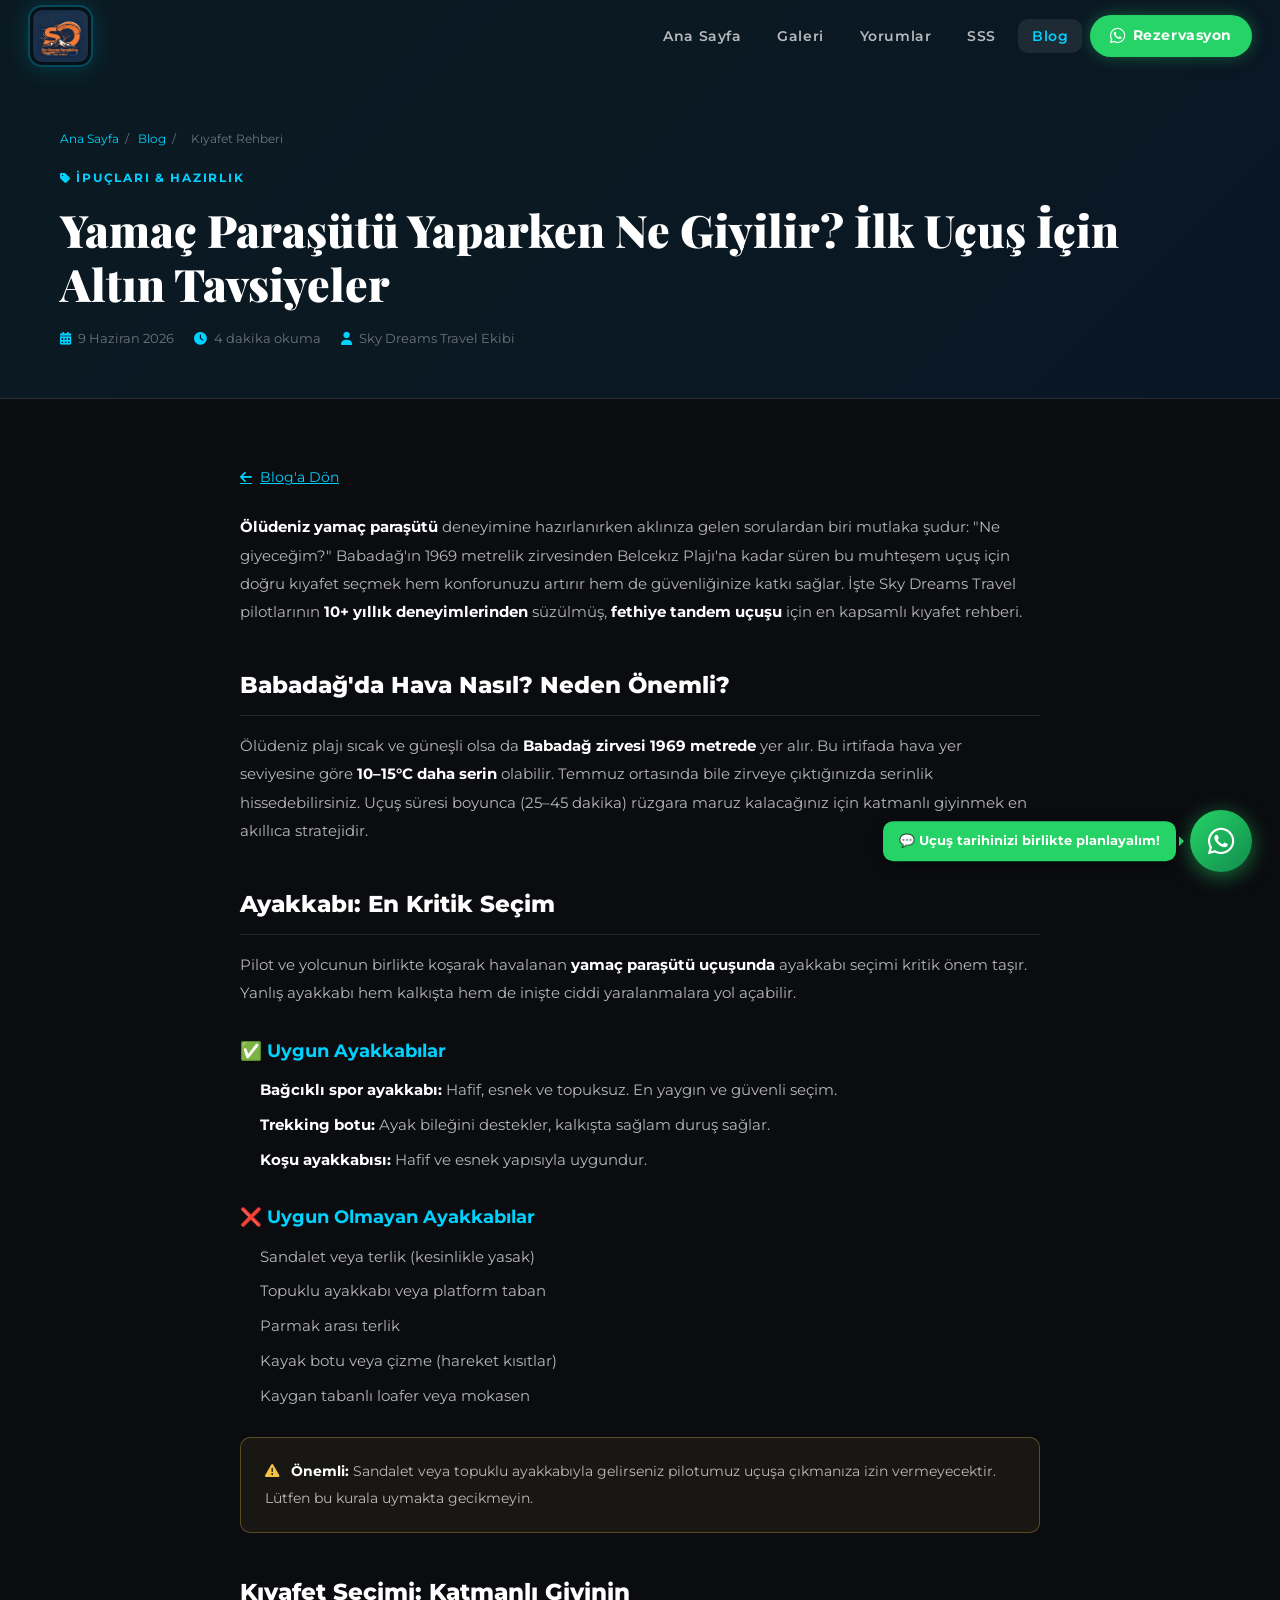
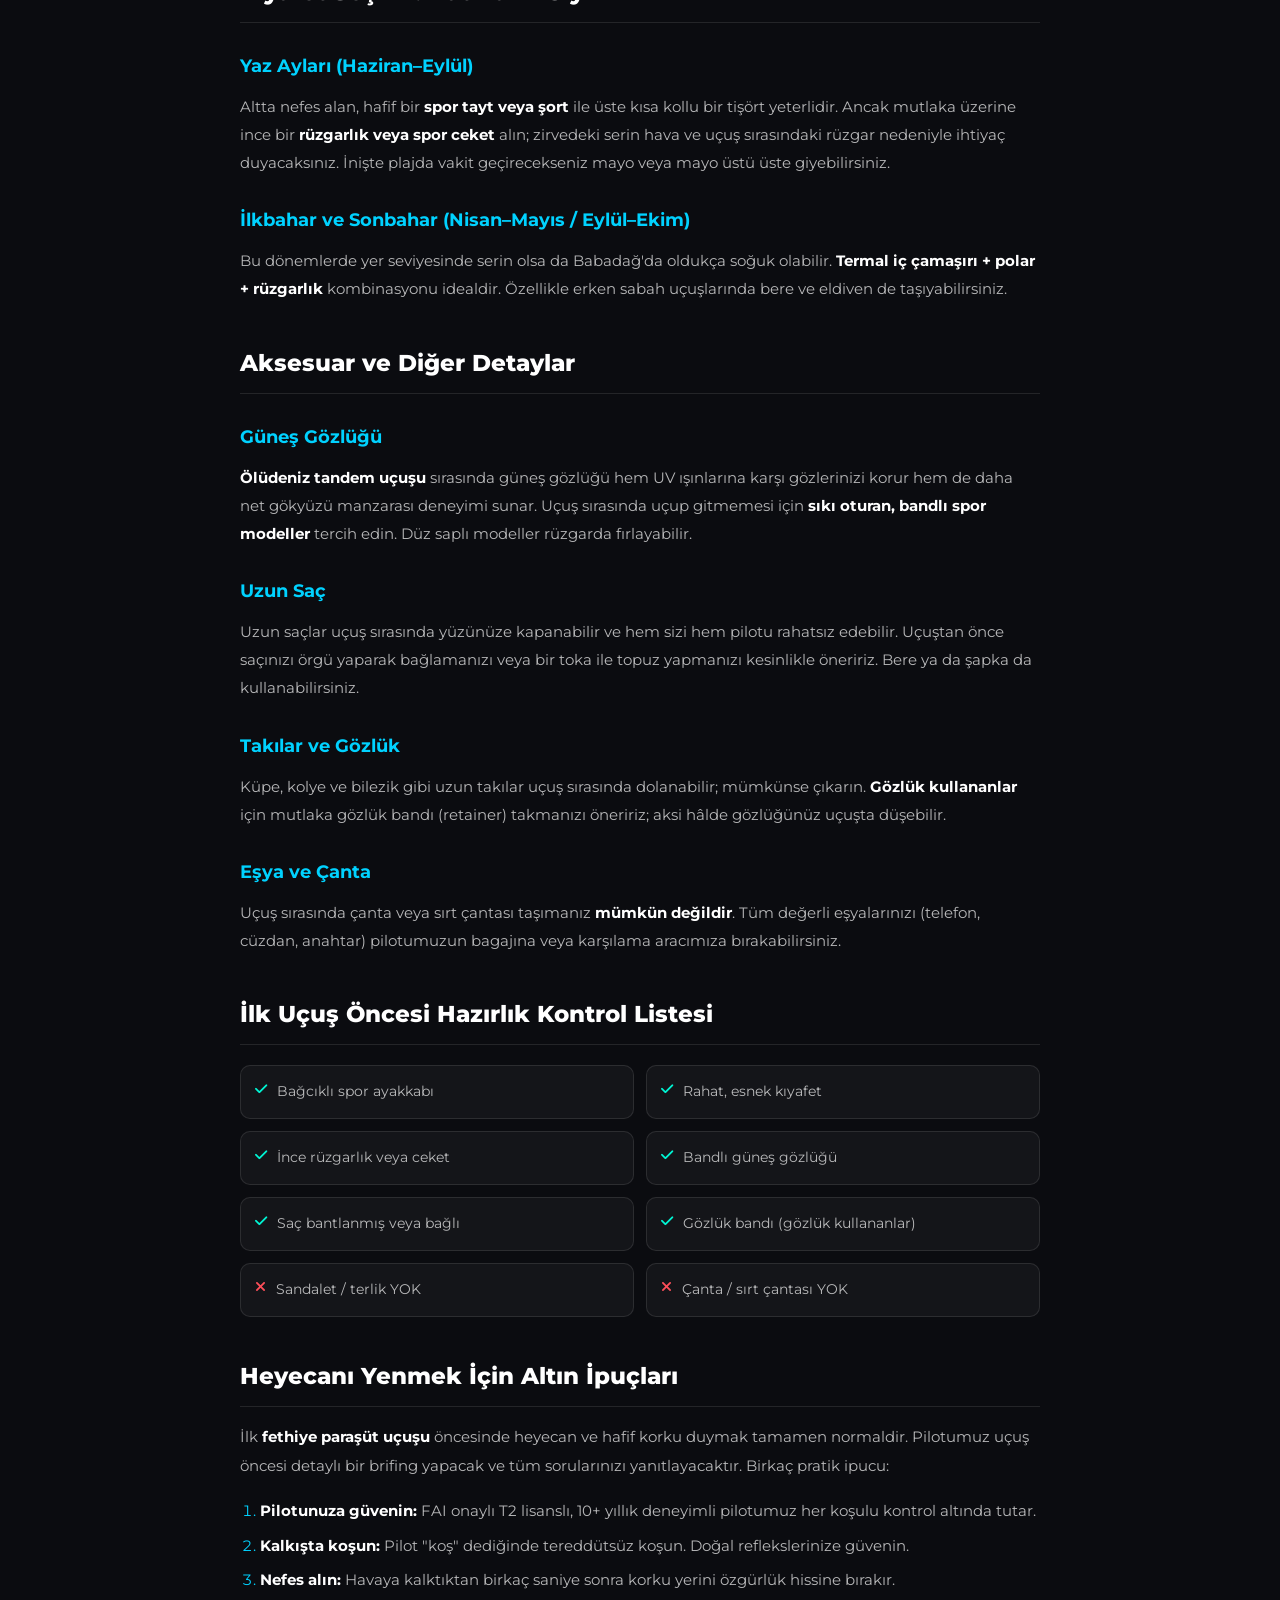
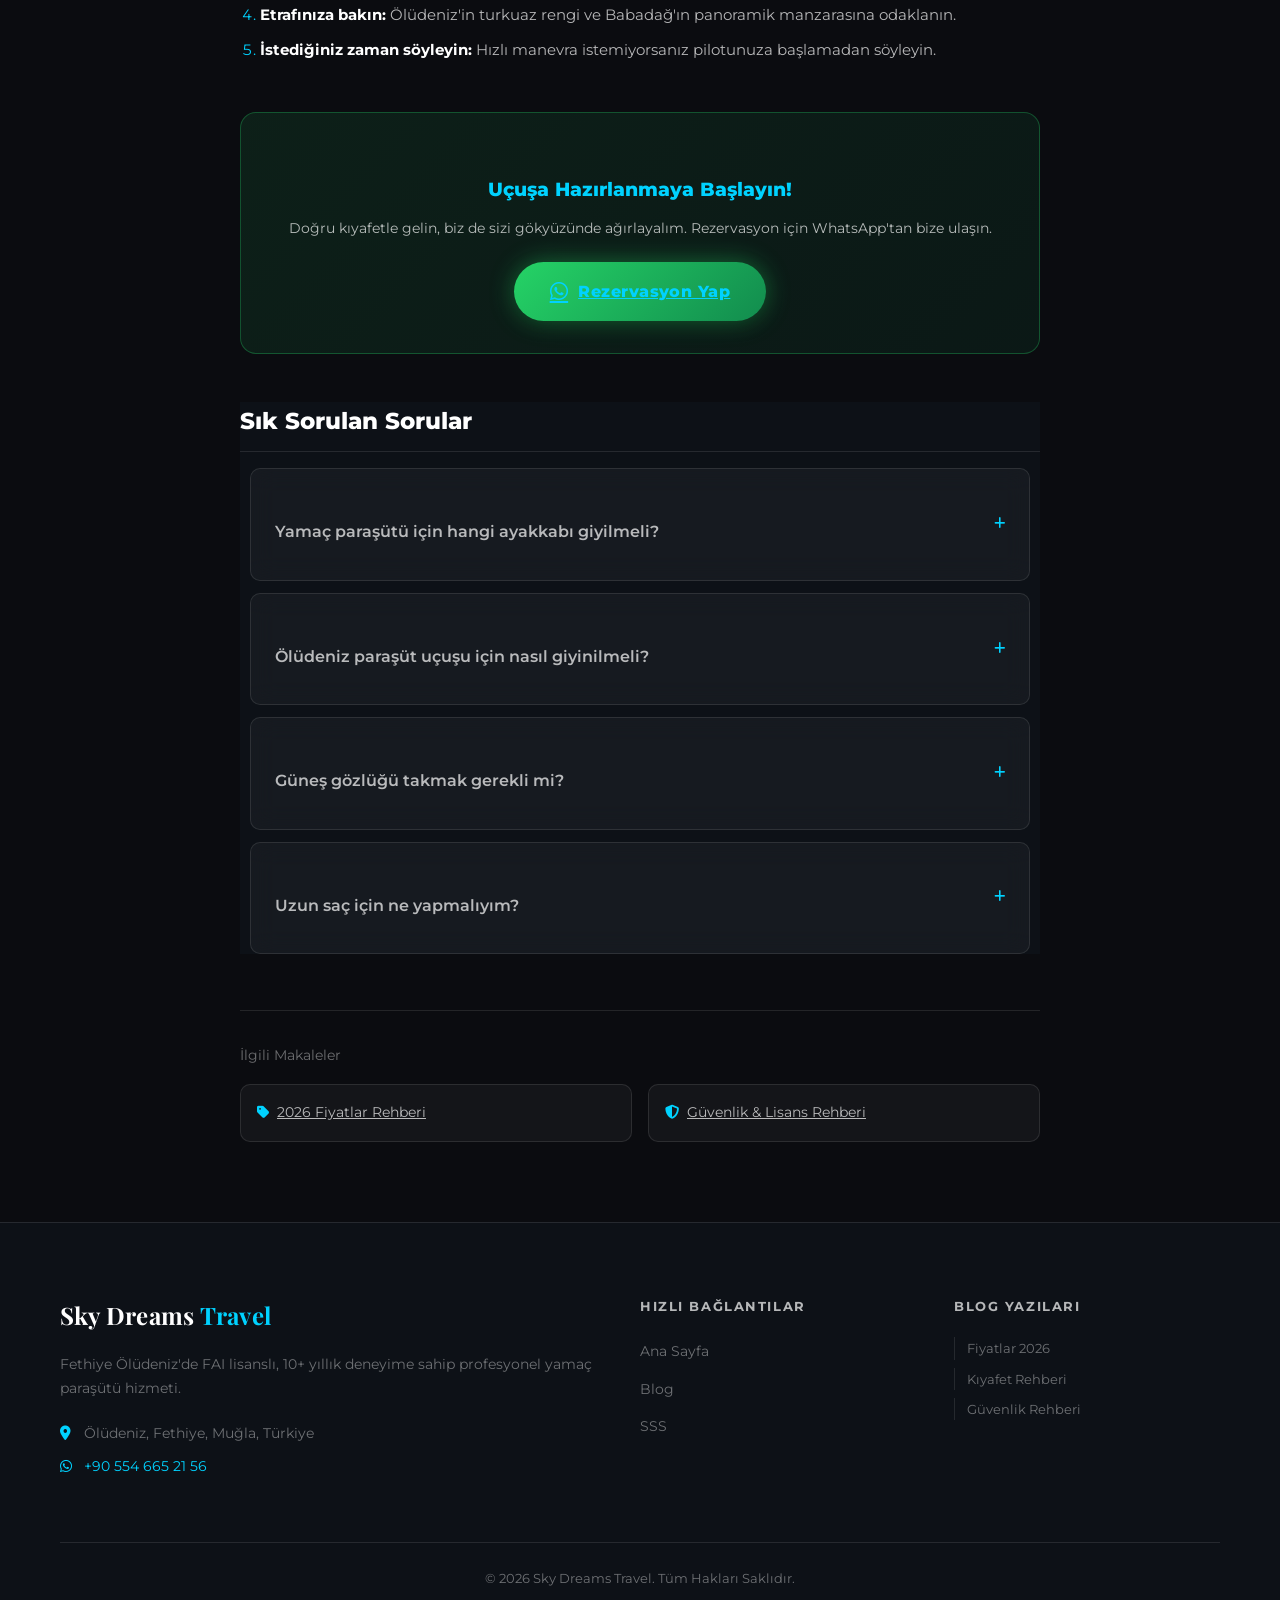
<file: yamac-parasutu-kiyafet-rehberi.html>
<!DOCTYPE html>
<html lang="tr">
<head>
  <meta charset="UTF-8" />
  <meta name="viewport" content="width=device-width, initial-scale=1.0" />
  <title>Yamaç Paraşütü Yaparken Ne Giyilir? İlk Uçuş Kıyafet Rehberi | Sky Dreams Travel</title>
  <meta name="description" content="Fethiye Ölüdeniz yamaç paraşütü uçuşu için ne giyilmeli? Ayakkabı seçimi, katmanlı kıyafet, güneş gözlüğü ve ilk uçuş öncesi hazırlık tavsiyeleri. FAI lisanslı, 10+ yıl deneyimli Sky Dreams Travel uzman rehberi." />
  <meta name="robots" content="index, follow" />
  <link rel="canonical" href="https://www.skydreamstravel.com/yamac-parasutu-kiyafet-rehberi.html" />
  <meta property="og:title" content="Yamaç Paraşütü Yaparken Ne Giyilir? | Sky Dreams Travel" />
  <meta property="og:description" content="İlk tandem uçuşunuz için doğru kıyafet rehberi: ayakkabı, giysi, aksesuar ve heyecanı yenme ipuçları. FAI lisanslı, 10+ yıl deneyim." />
  <meta property="og:url" content="https://www.skydreamstravel.com/yamac-parasutu-kiyafet-rehberi.html" />
  <meta property="og:type" content="article" />
  <meta property="og:image" content="https://www.skydreamstravel.com/assets/gen-3.jpg" />

  <script type="application/ld+json">
  {
    "@context": "https://schema.org",
    "@type": "Article",
    "headline": "Yamaç Paraşütü Yaparken Ne Giyilir? İlk Uçuş İçin Altın Tavsiyeler",
    "author": {"@type": "Organization", "name": "Sky Dreams Travel"},
    "publisher": {"@type": "Organization", "name": "Sky Dreams Travel", "url": "https://www.skydreamstravel.com"},
    "datePublished": "2026-06-09",
    "dateModified": "2026-06-09",
    "image": "https://www.skydreamstravel.com/assets/gen-3.jpg",
    "url": "https://www.skydreamstravel.com/yamac-parasutu-kiyafet-rehberi.html"
  }
  </script>

  <script type="application/ld+json">
  {
    "@context": "https://schema.org",
    "@type": "FAQPage",
    "mainEntity": [
      {
        "@type": "Question",
        "name": "Yamaç paraşütü için hangi ayakkabı giyilmeli?",
        "acceptedAnswer": {
          "@type": "Answer",
          "text": "Bağcıklı, topuksuz spor ayakkabı veya trekking botu en iyi seçimdir. Sandalet, terlik, yüksek topuklu ayakkabı veya platform tabanlı ayakkabılar kesinlikle uygun değildir. Ayak bileğinizi destekleyen bir model tercih edin."
        }
      },
      {
        "@type": "Question",
        "name": "Ölüdeniz paraşüt uçuşu için nasıl giyinilmeli?",
        "acceptedAnswer": {
          "@type": "Answer",
          "text": "Yaz aylarında pamuklu veya nefes alan spor kıyafetler yeterlidir. Yüksekte hava serin olabileceği için ince bir rüzgarlık veya spor ceket götürmeniz önerilir. Babadağ 1969 metredir ve yer seviyesine göre 10-15 derece daha serin olabilir."
        }
      },
      {
        "@type": "Question",
        "name": "Paraşüt uçuşunda güneş gözlüğü takmak gerekli mi?",
        "acceptedAnswer": {
          "@type": "Answer",
          "text": "Evet, özellikle güneşli günlerde güneş gözlüğü hem gözlerinizi korur hem de gökyüzü manzarasını daha net görmenizi sağlar. Sapları sıkı tutan spor model güneş gözlükleri tercih edilmelidir."
        }
      },
      {
        "@type": "Question",
        "name": "Uzun saç için uçuşta ne yapılmalı?",
        "acceptedAnswer": {
          "@type": "Answer",
          "text": "Uzun saçlar uçuş sırasında rüzgarda karışabilir ve görüşü engelleyebilir. Uçuş öncesinde saçları örgü yaparak bağlamanız veya bere/şapka giymeniz önerilir."
        }
      }
    ]
  }
  </script>

  <link rel="preconnect" href="https://fonts.googleapis.com" />
  <link rel="preconnect" href="https://fonts.gstatic.com" crossorigin />
  <link href="https://fonts.googleapis.com/css2?family=Montserrat:wght@300;400;600;700;800;900&family=Playfair+Display:wght@700;900&display=swap" rel="stylesheet" />
  <link rel="stylesheet" href="https://cdnjs.cloudflare.com/ajax/libs/font-awesome/6.5.0/css/all.min.css" crossorigin="anonymous" referrerpolicy="no-referrer" />
  <link rel="stylesheet" href="style.css" />
  <link rel="icon" type="image/png" href="assets/favicon.png" />

  <style>
    .article-hero { padding:calc(var(--nav-h) + 56px) 0 48px; background:linear-gradient(135deg,rgba(0,210,255,0.07) 0%,rgba(0,87,163,0.14) 100%); border-bottom:1px solid var(--border); }
    .article-breadcrumb { font-size:0.78rem; color:var(--white-40); margin-bottom:20px; }
    .article-breadcrumb a { color:var(--blue-neon); }
    .article-breadcrumb span { margin:0 6px; }
    .article-cat { font-size:0.72rem; font-weight:700; letter-spacing:0.15em; text-transform:uppercase; color:var(--blue-neon); margin-bottom:14px; }
    .article-hero h1 { font-family:var(--font-display); font-size:clamp(1.8rem,4.5vw,2.8rem); font-weight:900; line-height:1.2; margin-bottom:18px; }
    .article-meta { display:flex; align-items:center; gap:20px; font-size:0.8rem; color:var(--white-40); flex-wrap:wrap; }
    .article-meta i { color:var(--blue-neon); margin-right:4px; }
    .article-body { padding:64px 0 80px; max-width:800px; margin:0 auto; }
    .article-body h2 { font-size:1.45rem; font-weight:800; color:var(--white); margin:40px 0 16px; padding-bottom:10px; border-bottom:1px solid var(--border); }
    .article-body h3 { font-size:1.1rem; font-weight:700; color:var(--blue-neon); margin:28px 0 12px; }
    .article-body p { font-size:0.95rem; color:var(--white-70); line-height:1.85; margin-bottom:18px; }
    .article-body ul, .article-body ol { margin:0 0 20px 20px; }
    .article-body li { font-size:0.93rem; color:var(--white-70); line-height:1.8; margin-bottom:8px; }
    .article-body li::marker { color:var(--blue-neon); }
    .article-body strong { color:var(--white); }
    .article-body a { color:var(--blue-neon); text-decoration:underline; }
    .info-box { background:rgba(0,210,255,0.06); border:1px solid rgba(0,210,255,0.25); border-radius:var(--radius-sm); padding:20px 24px; margin:28px 0; }
    .info-box p { margin:0; font-size:0.9rem; }
    .info-box i { color:var(--blue-neon); margin-right:8px; }
    .warn-box { background:rgba(245,197,66,0.06); border:1px solid rgba(245,197,66,0.30); border-radius:var(--radius-sm); padding:20px 24px; margin:28px 0; }
    .warn-box p { margin:0; font-size:0.9rem; color:var(--white-70); }
    .warn-box i { color:var(--gold); margin-right:8px; }
    .article-cta { background:linear-gradient(135deg,rgba(37,211,102,0.10),rgba(18,140,78,0.10)); border:1px solid rgba(37,211,102,0.30); border-radius:var(--radius); padding:32px 28px; text-align:center; margin-top:48px; }
    .article-cta h3 { font-size:1.2rem; font-weight:800; margin-bottom:10px; }
    .article-cta p { font-size:0.9rem; color:var(--white-70); margin-bottom:20px; }
    .article-faq { margin-top:48px; }
    .back-to-blog { display:inline-flex; align-items:center; gap:8px; font-size:0.85rem; color:var(--blue-neon); margin-bottom:24px; }
    .checklist-grid { display:grid; grid-template-columns:1fr 1fr; gap:12px; margin:20px 0; }
    .checklist-grid .check-item { display:flex; align-items:flex-start; gap:10px; padding:14px; background:var(--bg-card); border:1px solid var(--border); border-radius:var(--radius-sm); font-size:0.88rem; color:var(--white-70); }
    .checklist-grid .check-item i { color:var(--teal); margin-top:2px; flex-shrink:0; }
    .checklist-grid .check-item.no i { color:var(--red-accent); }
    @media(max-width:600px){ .checklist-grid { grid-template-columns:1fr; } }
  </style>
</head>
<body>
  <div class="nav-overlay" id="navOverlay"></div>

  <header id="header" role="banner">
    <nav class="navbar" aria-label="Ana Navigasyon">
      <a href="index.html" class="nav-logo" aria-label="Sky Dreams Travel Ana Sayfa"><img src="assets/sky-logo.jpg" alt="sky-dreams-travel-fethiye-paragliding-logo" loading="eager" /></a>
      <button class="nav-toggle" id="navToggle" aria-label="Menüyü Aç/Kapat" aria-expanded="false" aria-controls="navMenu">
        <span class="nav-toggle-inner">
          <span></span><span></span><span></span>
        </span>
      </button>
      <ul class="nav-menu" id="navMenu">
        <li><a href="index.html">Ana Sayfa</a></li>
        <li><a href="index.html#gallery">Galeri</a></li>
        <li><a href="index.html#reviews">Yorumlar</a></li>
        <li><a href="index.html#faq">SSS</a></li>
        <li><a href="blog.html" class="active">Blog</a></li>
        <li class="nav-cta"><a href="https://wa.me/905546652156?text=Merhaba%2C%20rezervasyon%20yapmak%20istiyorum." target="_blank" rel="noopener noreferrer" class="btn-whatsapp-nav"><i class="fab fa-whatsapp"></i> Rezervasyon</a></li>
      </ul>
    </nav>
  </header>

  <div class="article-hero">
    <div class="container">
      <nav class="article-breadcrumb" aria-label="Breadcrumb">
        <a href="index.html">Ana Sayfa</a><span>/</span>
        <a href="blog.html">Blog</a><span>/</span>
        <span>Kıyafet Rehberi</span>
      </nav>
      <p class="article-cat"><i class="fas fa-tag"></i> İpuçları & Hazırlık</p>
      <h1>Yamaç Paraşütü Yaparken Ne Giyilir? İlk Uçuş İçin Altın Tavsiyeler</h1>
      <div class="article-meta">
        <span><i class="fas fa-calendar-alt"></i> 9 Haziran 2026</span>
        <span><i class="fas fa-clock"></i> 4 dakika okuma</span>
        <span><i class="fas fa-user"></i> Sky Dreams Travel Ekibi</span>
      </div>
    </div>
  </div>

  <main>
    <div class="container">
      <div class="article-body">
        <a href="blog.html" class="back-to-blog"><i class="fas fa-arrow-left"></i> Blog'a Dön</a>

        <p>
          <strong>Ölüdeniz yamaç paraşütü</strong> deneyimine hazırlanırken aklınıza gelen sorulardan biri mutlaka şudur: "Ne giyeceğim?" Babadağ'ın 1969 metrelik zirvesinden Belcekız Plajı'na kadar süren bu muhteşem uçuş için doğru kıyafet seçmek hem konforunuzu artırır hem de güvenliğinize katkı sağlar. İşte Sky Dreams Travel pilotlarının <strong>10+ yıllık deneyimlerinden</strong> süzülmüş, <strong>fethiye tandem uçuşu</strong> için en kapsamlı kıyafet rehberi.
        </p>

        <h2>Babadağ'da Hava Nasıl? Neden Önemli?</h2>
        <p>
          Ölüdeniz plajı sıcak ve güneşli olsa da <strong>Babadağ zirvesi 1969 metrede</strong> yer alır. Bu irtifada hava yer seviyesine göre <strong>10–15°C daha serin</strong> olabilir. Temmuz ortasında bile zirveye çıktığınızda serinlik hissedebilirsiniz. Uçuş süresi boyunca (25–45 dakika) rüzgara maruz kalacağınız için katmanlı giyinmek en akıllıca stratejidir.
        </p>

        <h2>Ayakkabı: En Kritik Seçim</h2>
        <p>
          Pilot ve yolcunun birlikte koşarak havalanan <strong>yamaç paraşütü uçuşunda</strong> ayakkabı seçimi kritik önem taşır. Yanlış ayakkabı hem kalkışta hem de inişte ciddi yaralanmalara yol açabilir.
        </p>

        <h3>✅ Uygun Ayakkabılar</h3>
        <ul>
          <li><strong>Bağcıklı spor ayakkabı:</strong> Hafif, esnek ve topuksuz. En yaygın ve güvenli seçim.</li>
          <li><strong>Trekking botu:</strong> Ayak bileğini destekler, kalkışta sağlam duruş sağlar.</li>
          <li><strong>Koşu ayakkabısı:</strong> Hafif ve esnek yapısıyla uygundur.</li>
        </ul>

        <h3>❌ Uygun Olmayan Ayakkabılar</h3>
        <ul>
          <li>Sandalet veya terlik (kesinlikle yasak)</li>
          <li>Topuklu ayakkabı veya platform taban</li>
          <li>Parmak arası terlik</li>
          <li>Kayak botu veya çizme (hareket kısıtlar)</li>
          <li>Kaygan tabanlı loafer veya mokasen</li>
        </ul>

        <div class="warn-box">
          <p><i class="fas fa-exclamation-triangle"></i> <strong>Önemli:</strong> Sandalet veya topuklu ayakkabıyla gelirseniz pilotumuz uçuşa çıkmanıza izin vermeyecektir. Lütfen bu kurala uymakta gecikmeyin.</p>
        </div>

        <h2>Kıyafet Seçimi: Katmanlı Giyinin</h2>

        <h3>Yaz Ayları (Haziran–Eylül)</h3>
        <p>
          Altta nefes alan, hafif bir <strong>spor tayt veya şort</strong> ile üste kısa kollu bir tişört yeterlidir. Ancak mutlaka üzerine ince bir <strong>rüzgarlık veya spor ceket</strong> alın; zirvedeki serin hava ve uçuş sırasındaki rüzgar nedeniyle ihtiyaç duyacaksınız. İnişte plajda vakit geçirecekseniz mayo veya mayo üstü üste giyebilirsiniz.
        </p>

        <h3>İlkbahar ve Sonbahar (Nisan–Mayıs / Eylül–Ekim)</h3>
        <p>
          Bu dönemlerde yer seviyesinde serin olsa da Babadağ'da oldukça soğuk olabilir. <strong>Termal iç çamaşırı + polar + rüzgarlık</strong> kombinasyonu idealdir. Özellikle erken sabah uçuşlarında bere ve eldiven de taşıyabilirsiniz.
        </p>

        <h2>Aksesuar ve Diğer Detaylar</h2>

        <h3>Güneş Gözlüğü</h3>
        <p>
          <strong>Ölüdeniz tandem uçuşu</strong> sırasında güneş gözlüğü hem UV ışınlarına karşı gözlerinizi korur hem de daha net gökyüzü manzarası deneyimi sunar. Uçuş sırasında uçup gitmemesi için <strong>sıkı oturan, bandlı spor modeller</strong> tercih edin. Düz saplı modeller rüzgarda fırlayabilir.
        </p>

        <h3>Uzun Saç</h3>
        <p>
          Uzun saçlar uçuş sırasında yüzünüze kapanabilir ve hem sizi hem pilotu rahatsız edebilir. Uçuştan önce saçınızı örgü yaparak bağlamanızı veya bir toka ile topuz yapmanızı kesinlikle öneririz. Bere ya da şapka da kullanabilirsiniz.
        </p>

        <h3>Takılar ve Gözlük</h3>
        <p>
          Küpe, kolye ve bilezik gibi uzun takılar uçuş sırasında dolanabilir; mümkünse çıkarın. <strong>Gözlük kullananlar</strong> için mutlaka gözlük bandı (retainer) takmanızı öneririz; aksi hâlde gözlüğünüz uçuşta düşebilir.
        </p>

        <h3>Eşya ve Çanta</h3>
        <p>
          Uçuş sırasında çanta veya sırt çantası taşımanız <strong>mümkün değildir</strong>. Tüm değerli eşyalarınızı (telefon, cüzdan, anahtar) pilotumuzun bagajına veya karşılama aracımıza bırakabilirsiniz.
        </p>

        <h2>İlk Uçuş Öncesi Hazırlık Kontrol Listesi</h2>
        <div class="checklist-grid">
          <div class="check-item"><i class="fas fa-check"></i><span>Bağcıklı spor ayakkabı</span></div>
          <div class="check-item"><i class="fas fa-check"></i><span>Rahat, esnek kıyafet</span></div>
          <div class="check-item"><i class="fas fa-check"></i><span>İnce rüzgarlık veya ceket</span></div>
          <div class="check-item"><i class="fas fa-check"></i><span>Bandlı güneş gözlüğü</span></div>
          <div class="check-item"><i class="fas fa-check"></i><span>Saç bantlanmış veya bağlı</span></div>
          <div class="check-item"><i class="fas fa-check"></i><span>Gözlük bandı (gözlük kullananlar)</span></div>
          <div class="check-item no"><i class="fas fa-times"></i><span>Sandalet / terlik YOK</span></div>
          <div class="check-item no"><i class="fas fa-times"></i><span>Çanta / sırt çantası YOK</span></div>
        </div>

        <h2>Heyecanı Yenmek İçin Altın İpuçları</h2>
        <p>
          İlk <strong>fethiye paraşüt uçuşu</strong> öncesinde heyecan ve hafif korku duymak tamamen normaldir. Pilotumuz uçuş öncesi detaylı bir brifing yapacak ve tüm sorularınızı yanıtlayacaktır. Birkaç pratik ipucu:
        </p>
        <ol>
          <li><strong>Pilotunuza güvenin:</strong> FAI onaylı T2 lisanslı, 10+ yıllık deneyimli pilotumuz her koşulu kontrol altında tutar.</li>
          <li><strong>Kalkışta koşun:</strong> Pilot "koş" dediğinde tereddütsüz koşun. Doğal reflekslerinize güvenin.</li>
          <li><strong>Nefes alın:</strong> Havaya kalktıktan birkaç saniye sonra korku yerini özgürlük hissine bırakır.</li>
          <li><strong>Etrafınıza bakın:</strong> Ölüdeniz'in turkuaz rengi ve Babadağ'ın panoramik manzarasına odaklanın.</li>
          <li><strong>İstediğiniz zaman söyleyin:</strong> Hızlı manevra istemiyorsanız pilotunuza başlamadan söyleyin.</li>
        </ol>

        <div class="article-cta">
          <h3>Uçuşa Hazırlanmaya Başlayın!</h3>
          <p>Doğru kıyafetle gelin, biz de sizi gökyüzünde ağırlayalım. Rezervasyon için WhatsApp'tan bize ulaşın.</p>
          <a href="https://wa.me/905546652156?text=Merhaba%2C%20Ölüdeniz%20yamaç%20paraşütü%20rezervasyonu%20yapmak%20istiyorum." target="_blank" rel="noopener noreferrer" class="btn-primary btn-whatsapp-hero">
            <i class="fab fa-whatsapp"></i> Rezervasyon Yap
          </a>
        </div>

        <div class="article-faq" id="faq">
          <h2>Sık Sorulan Sorular</h2>
          <div class="faq-list">
            <details class="faq-item">
              <summary><h3>Yamaç paraşütü için hangi ayakkabı giyilmeli?</h3><i class="fas fa-plus"></i></summary>
              <p>Bağcıklı spor ayakkabı veya trekking botu en uygundur. Sandalet, terlik ve topuklu ayakkabılar kesinlikle uygun değildir.</p>
            </details>
            <details class="faq-item">
              <summary><h3>Ölüdeniz paraşüt uçuşu için nasıl giyinilmeli?</h3><i class="fas fa-plus"></i></summary>
              <p>Nefes alan spor kıyafet ve üzerine ince rüzgarlık. Babadağ yüksek irtifada olduğu için yer seviyesine göre serin olabilir.</p>
            </details>
            <details class="faq-item">
              <summary><h3>Güneş gözlüğü takmak gerekli mi?</h3><i class="fas fa-plus"></i></summary>
              <p>Önerilir. UV koruması sağlar ve manzara daha net görünür. Sıkı oturan bandlı spor modeller tercih edilmelidir.</p>
            </details>
            <details class="faq-item">
              <summary><h3>Uzun saç için ne yapmalıyım?</h3><i class="fas fa-plus"></i></summary>
              <p>Uçuştan önce örgü yaparak veya topuz yaparak bağlayın. Bere veya şapka da kullanabilirsiniz.</p>
            </details>
          </div>
        </div>

        <div style="margin-top:56px;padding-top:32px;border-top:1px solid var(--border);">
          <p style="font-size:0.85rem;color:var(--white-40);margin-bottom:16px;">İlgili Makaleler</p>
          <div style="display:flex;gap:16px;flex-wrap:wrap;">
            <a href="fethiye-yamac-parasutu-fiyatlari-2026.html" style="flex:1;min-width:200px;padding:16px;background:var(--bg-card);border:1px solid var(--border);border-radius:var(--radius-sm);font-size:0.88rem;color:var(--white-70);">
              <i class="fas fa-tag" style="color:var(--blue-neon);margin-right:8px;"></i>2026 Fiyatlar Rehberi
            </a>
            <a href="oludeniz-yamac-parasutu-guvenli-mi.html" style="flex:1;min-width:200px;padding:16px;background:var(--bg-card);border:1px solid var(--border);border-radius:var(--radius-sm);font-size:0.88rem;color:var(--white-70);">
              <i class="fas fa-shield-halved" style="color:var(--blue-neon);margin-right:8px;"></i>Güvenlik & Lisans Rehberi
            </a>
          </div>
        </div>
      </div>
    </div>
  </main>

  <footer id="footer" role="contentinfo">
    <div class="container">
      <div class="footer-grid">
        <div class="footer-brand">
          <span class="logo-text footer-logo">Sky Dreams <em>Travel</em></span>
          <p>Fethiye Ölüdeniz'de FAI lisanslı, 10+ yıllık deneyime sahip profesyonel yamaç paraşütü hizmeti.</p>
          <address>
            <p><i class="fas fa-map-marker-alt"></i> Ölüdeniz, Fethiye, Muğla, Türkiye</p>
            <p><i class="fab fa-whatsapp"></i> <a href="https://wa.me/905546652156" target="_blank" rel="noopener noreferrer">+90 554 665 21 56</a></p>
          </address>
        </div>
        <nav class="footer-nav">
          <h4>Hızlı Bağlantılar</h4>
          <ul>
            <li><a href="index.html">Ana Sayfa</a></li>
            <li><a href="blog.html">Blog</a></li>
            <li><a href="index.html#faq">SSS</a></li>
          </ul>
        </nav>
        <div class="footer-keywords">
          <h4>Blog Yazıları</h4>
          <ul>
            <li><a href="fethiye-yamac-parasutu-fiyatlari-2026.html">Fiyatlar 2026</a></li>
            <li><a href="yamac-parasutu-kiyafet-rehberi.html">Kıyafet Rehberi</a></li>
            <li><a href="oludeniz-yamac-parasutu-guvenli-mi.html">Güvenlik Rehberi</a></li>
          </ul>
        </div>
      </div>
      <div class="footer-bottom">
        <p>&copy; 2026 Sky Dreams Travel. Tüm Hakları Saklıdır.</p>
      </div>
    </div>
  </footer>

  <a href="https://wa.me/905546652156?text=Merhaba%2C%20rezervasyon%20yapmak%20istiyorum." target="_blank" rel="noopener noreferrer" id="floatingWhatsapp" class="floating-whatsapp" aria-label="WhatsApp">
    <i class="fab fa-whatsapp"></i>
    <span class="floating-whatsapp-tooltip">Hemen Yaz!</span>
  </a>
  <script src="script.js" defer></script>
</body>
</html>
</file>
<file: style.css>
/* ════════════════════════════════════════════════════════════
   SKY DREAMS TRAVEL — PREMIUM DARK CSS
   Fethiye Ölüdeniz Paragliding | Mobile-First | Glassmorphism
   ════════════════════════════════════════════════════════════ */

/* ─── CUSTOM PROPERTIES ─────────────────────────────────── */
:root {
  --bg-dark:        #0b0c10;
  --bg-dark-2:      #0d1117;
  --bg-card:        rgba(255, 255, 255, 0.04);
  --bg-card-hover:  rgba(255, 255, 255, 0.08);
  --blue-neon:      #00d2ff;
  --blue-mid:       #0099cc;
  --blue-deep:      #0057a3;
  --gold:           #f5c542;
  --gold-light:     #ffe08a;
  --teal:           #00f5d4;
  --red-accent:     #ff4f5a;
  --white:          #ffffff;
  --white-70:       rgba(255,255,255,0.70);
  --white-40:       rgba(255,255,255,0.40);
  --white-15:       rgba(255,255,255,0.15);
  --white-08:       rgba(255,255,255,0.08);
  --border:         rgba(255,255,255,0.10);
  --border-glow:    rgba(0,210,255,0.35);
  --shadow-card:    0 8px 32px rgba(0,0,0,0.55);
  --shadow-glow:    0 0 28px rgba(0,210,255,0.40), 0 8px 32px rgba(0,0,0,0.60);
  --shadow-gold:    0 0 28px rgba(245,197,66,0.45), 0 8px 32px rgba(0,0,0,0.60);
  --radius:         16px;
  --radius-sm:      10px;
  --radius-pill:    50px;
  --font-body:      'Montserrat', sans-serif;
  --font-display:   'Playfair Display', serif;
  --nav-h:          72px;
  --transition:     all 0.35s cubic-bezier(0.25, 0.46, 0.45, 0.94);
  --whatsapp-green: #25d366;
  --whatsapp-dark:  #128c4e;
}

/* ─── RESET & BASE ───────────────────────────────────────── */
*, *::before, *::after { box-sizing: border-box; margin: 0; padding: 0; }

html {
  scroll-behavior: smooth;
  font-size: 16px;
  -webkit-text-size-adjust: 100%;
}

body {
  font-family: var(--font-body);
  background-color: var(--bg-dark);
  color: var(--white);
  line-height: 1.7;
  overflow-x: hidden;
  -webkit-font-smoothing: antialiased;
}

img { display: block; max-width: 100%; height: auto; }
a { color: inherit; text-decoration: none; }
ul { list-style: none; }
button { cursor: pointer; border: none; background: none; font-family: inherit; }
address { font-style: normal; }
details { list-style: none; }
details summary::-webkit-details-marker { display: none; }
figure { margin: 0; }

/* Screen-reader only */
.sr-only {
  position: absolute; width: 1px; height: 1px;
  padding: 0; margin: -1px; overflow: hidden;
  clip: rect(0,0,0,0); white-space: nowrap; border: 0;
}

/* ─── SCROLLBAR ──────────────────────────────────────────── */
::-webkit-scrollbar { width: 6px; }
::-webkit-scrollbar-track { background: var(--bg-dark); }
::-webkit-scrollbar-thumb { background: var(--blue-neon); border-radius: 3px; }

/* ─── SELECTION ──────────────────────────────────────────── */
::selection { background: var(--blue-neon); color: var(--bg-dark); }

/* ─── UTILITY ────────────────────────────────────────────── */
.container {
  width: 100%;
  max-width: 1200px;
  margin: 0 auto;
  padding: 0 20px;
}

.accent { color: var(--blue-neon); }
.text-muted { color: var(--white-40); }

/* ─── SECTION SHARED ─────────────────────────────────────── */
section {
  padding: 96px 0;
  position: relative;
}

.section-header {
  text-align: center;
  margin-bottom: 60px;
}

.section-pretitle {
  display: inline-block;
  font-size: 0.78rem;
  font-weight: 700;
  letter-spacing: 0.22em;
  text-transform: uppercase;
  color: var(--blue-neon);
  margin-bottom: 14px;
  position: relative;
}
.section-pretitle::before,
.section-pretitle::after {
  content: '';
  position: absolute;
  top: 50%;
  width: 28px;
  height: 1px;
  background: var(--blue-neon);
  opacity: 0.6;
}
.section-pretitle::before { right: calc(100% + 10px); }
.section-pretitle::after  { left:  calc(100% + 10px); }

.section-header h2 {
  font-size: clamp(1.8rem, 4vw, 2.8rem);
  font-weight: 800;
  line-height: 1.2;
  margin-bottom: 16px;
}

.section-desc {
  font-size: 0.95rem;
  color: var(--white-70);
  max-width: 560px;
  margin: 0 auto;
}

/* Scroll-reveal shared */
.reveal {
  opacity: 0;
  transform: translateY(40px);
  transition: opacity 0.7s ease, transform 0.7s ease;
}
.reveal.visible {
  opacity: 1;
  transform: translateY(0);
}
.reveal-delay-1 { transition-delay: 0.1s; }
.reveal-delay-2 { transition-delay: 0.2s; }
.reveal-delay-3 { transition-delay: 0.3s; }
.reveal-delay-4 { transition-delay: 0.4s; }
.reveal-delay-5 { transition-delay: 0.5s; }

/* ════════════════════════════════════════════════════════════
   HEADER / NAVBAR
   ════════════════════════════════════════════════════════════ */
#header {
  position: fixed;
  top: 0; left: 0; right: 0;
  z-index: 1000;
  height: var(--nav-h);
  transition: var(--transition);
}

#header.scrolled {
  background: rgba(11, 12, 16, 0.92);
  backdrop-filter: blur(20px);
  -webkit-backdrop-filter: blur(20px);
  border-bottom: 1px solid var(--border);
  box-shadow: 0 4px 24px rgba(0,0,0,0.4);
}

.navbar {
  display: flex;
  align-items: center;
  justify-content: space-between;
  height: var(--nav-h);
  padding: 0 28px;
  max-width: 1300px;
  margin: 0 auto;
}

.nav-logo {
  display: flex;
  align-items: center;
  z-index: 1001;
}
.nav-logo img {
  height: 62px;
  width: auto;
  max-height: 62px;
  object-fit: contain;
  display: block;
  border-radius: 14px;
  border: 2.5px solid rgba(0, 210, 255, 0.30);
  background: rgba(0, 0, 0, 0.35);
  padding: 3px;
  box-shadow: 0 2px 20px rgba(0,210,255,0.25), 0 4px 16px rgba(0,0,0,0.5);
  transition: border-color 0.3s ease, box-shadow 0.3s ease, transform 0.3s ease;
}
.nav-logo:hover img {
  border-color: rgba(0, 210, 255, 0.7);
  box-shadow: 0 0 30px rgba(0,210,255,0.4), 0 6px 20px rgba(0,0,0,0.6);
  transform: scale(1.03);
}

.logo-text {
  font-family: var(--font-display);
  font-size: 1.35rem;
  font-weight: 700;
  color: var(--white);
  letter-spacing: 0.01em;
}
.logo-text em {
  font-style: normal;
  color: var(--blue-neon);
}

.nav-menu {
  display: flex;
  align-items: center;
  gap: 8px;
}

.nav-menu li a {
  font-size: 0.88rem;
  font-weight: 600;
  letter-spacing: 0.04em;
  padding: 8px 14px;
  border-radius: var(--radius-sm);
  color: var(--white-70);
  transition: var(--transition);
}
.nav-menu li a:hover,
.nav-menu li a.active {
  color: var(--blue-neon);
  background: var(--white-08);
}

/* Nav CTA */
.nav-cta a.btn-whatsapp-nav {
  display: flex;
  align-items: center;
  gap: 7px;
  padding: 9px 20px;
  background: var(--whatsapp-green);
  color: var(--white);
  border-radius: var(--radius-pill);
  font-size: 0.88rem;
  font-weight: 700;
  transition: var(--transition);
  box-shadow: 0 0 16px rgba(37,211,102,0.35);
}
.nav-cta a.btn-whatsapp-nav:hover {
  background: var(--whatsapp-dark);
  transform: translateY(-2px);
  box-shadow: 0 4px 24px rgba(37,211,102,0.5);
}
.nav-cta a.btn-whatsapp-nav i { font-size: 1.1rem; }

/* ─── Nav Overlay (behind drawer at z-index 9998) ─────────────── */
.nav-overlay {
  position: fixed;
  inset: 0;
  z-index: 998;
  background: rgba(0,0,0,0);
  backdrop-filter: blur(0px);
  -webkit-backdrop-filter: blur(0px);
  opacity: 0;
  visibility: hidden;
  pointer-events: none;
  transition: opacity 0.4s ease, visibility 0.4s ease, backdrop-filter 0.4s ease, background 0.4s ease;
}
.nav-overlay.open {
  background: rgba(0,0,0,0.45);
  backdrop-filter: blur(8px);
  -webkit-backdrop-filter: blur(8px);
  opacity: 1;
  visibility: visible;
  pointer-events: auto;
}

/* ─── Hamburger / Kapatma Butonu ─────────────────────────── */
.nav-toggle {
  display: none;
  position: relative;
  width: 44px;
  height: 44px;
  padding: 0;
  z-index: 1001;
  border-radius: 12px;
  background: rgba(255,255,255,0.06);
  border: 1px solid rgba(255,255,255,0.10);
  transition: background 0.3s ease, border-color 0.3s ease;
  cursor: pointer;
  align-items: center;
  justify-content: center;
}
.nav-toggle:hover {
  background: rgba(255,255,255,0.10);
  border-color: var(--border-glow);
}
.nav-toggle-inner {
  position: relative;
  width: 20px;
  height: 16px;
  display: block;
}
.nav-toggle-inner span {
  position: absolute;
  left: 0;
  display: block;
  width: 100%;
  height: 2px;
  background: var(--white);
  border-radius: 2px;
  transition: var(--transition);
}
.nav-toggle-inner span:nth-child(1) { top: 0; }
.nav-toggle-inner span:nth-child(2) { top: 7px; }
.nav-toggle-inner span:nth-child(3) { top: 14px; }
.nav-toggle.open .nav-toggle-inner span:nth-child(1) { top: 7px; transform: rotate(45deg); }
.nav-toggle.open .nav-toggle-inner span:nth-child(2) { opacity: 0; transform: scaleX(0); }
.nav-toggle.open .nav-toggle-inner span:nth-child(3) { top: 7px; transform: rotate(-45deg); }

/* ════════════════════════════════════════════════════════════
   HERO SECTION
   ════════════════════════════════════════════════════════════ */
#hero {
  position: relative;
  min-height: 100svh;
  display: flex;
  align-items: center;
  justify-content: center;
  overflow: hidden;
  padding: 0;
}

.hero-bg {
  position: absolute;
  inset: 0;
  z-index: 0;
}
.hero-bg-img {
  width: 100%;
  height: 100%;
  object-fit: cover;
  object-position: center 30%;
  background: linear-gradient(
    135deg,
    #040611 0%,
    #071a3a 30%,
    #0b3d72 55%,
    #0d5fa8 75%,
    #00a8cc 100%
  );
  filter: brightness(0.55);
}

.hero-overlay {
  position: absolute;
  inset: 0;
  background: linear-gradient(
    to bottom,
    rgba(11,12,16,0.15) 0%,
    rgba(11,12,16,0.30) 40%,
    rgba(11,12,16,0.80) 80%,
    rgba(11,12,16,1.00) 100%
  );
}

#hero::before {
  content: '';
  position: absolute;
  inset: 0;
  z-index: 1;
  background:
    radial-gradient(ellipse 600px 400px at 20% 30%, rgba(0,210,255,0.08) 0%, transparent 70%),
    radial-gradient(ellipse 400px 300px at 80% 70%, rgba(0,87,163,0.12) 0%, transparent 70%);
  pointer-events: none;
}

.hero-content {
  position: relative;
  z-index: 2;
  text-align: center;
  padding: calc(var(--nav-h) + 40px) 20px 80px;
  max-width: 860px;
  margin: 0 auto;
}

.hero-pretitle {
  font-size: 0.78rem;
  font-weight: 700;
  letter-spacing: 0.28em;
  text-transform: uppercase;
  color: var(--blue-neon);
  margin-bottom: 24px;
  opacity: 0;
  animation: fadeInUp 0.7s ease 0.2s forwards;
}

.hero-h1 {
  font-family: var(--font-display);
  font-size: clamp(2.8rem, 8vw, 5.5rem);
  font-weight: 900;
  line-height: 1.08;
  margin-bottom: 24px;
  color: var(--white);
  opacity: 0;
  animation: fadeInUp 0.8s ease 0.4s forwards;
}
.hero-h1 .accent {
  background: linear-gradient(135deg, var(--blue-neon) 0%, var(--teal) 100%);
  -webkit-background-clip: text;
  -webkit-text-fill-color: transparent;
  background-clip: text;
  filter: drop-shadow(0 0 20px rgba(0,210,255,0.6));
}

.hero-subtitle {
  font-size: clamp(0.95rem, 2vw, 1.15rem);
  color: var(--white-70);
  margin-bottom: 40px;
  line-height: 1.8;
  opacity: 0;
  animation: fadeInUp 0.8s ease 0.6s forwards;
}
.hero-subtitle strong { color: var(--white); }

.hero-actions {
  display: flex;
  gap: 16px;
  justify-content: center;
  flex-wrap: wrap;
  margin-bottom: 48px;
  opacity: 0;
  animation: fadeInUp 0.8s ease 0.8s forwards;
}

/* ─── BUTTONS ────────────────────────────────────────────── */
.btn-primary {
  display: inline-flex;
  align-items: center;
  gap: 10px;
  padding: 16px 36px;
  border-radius: var(--radius-pill);
  font-weight: 800;
  font-size: 1rem;
  letter-spacing: 0.03em;
  transition: var(--transition);
  white-space: nowrap;
}

.btn-whatsapp-hero {
  background: linear-gradient(135deg, #25d366 0%, #128c4e 100%);
  color: var(--white);
  box-shadow: 0 0 24px rgba(37,211,102,0.45), 0 4px 16px rgba(0,0,0,0.4);
}
.btn-whatsapp-hero:hover {
  transform: translateY(-3px) scale(1.03);
  box-shadow: 0 0 40px rgba(37,211,102,0.65), 0 8px 24px rgba(0,0,0,0.5);
}
.btn-whatsapp-hero i { font-size: 1.3rem; }

.btn-secondary {
  display: inline-flex;
  align-items: center;
  gap: 10px;
  padding: 15px 32px;
  border-radius: var(--radius-pill);
  font-weight: 700;
  font-size: 1rem;
  border: 1.5px solid var(--border-glow);
  color: var(--white-70);
  background: var(--white-08);
  backdrop-filter: blur(8px);
  -webkit-backdrop-filter: blur(8px);
  transition: var(--transition);
}
.btn-secondary:hover {
  background: var(--white-15);
  color: var(--blue-neon);
  border-color: var(--blue-neon);
  transform: translateY(-2px);
}

/* Hero Badges */
.hero-badges {
  display: flex;
  justify-content: center;
  gap: 20px;
  flex-wrap: wrap;
  opacity: 0;
  animation: fadeInUp 0.8s ease 1.0s forwards;
}

.badge {
  display: flex;
  align-items: center;
  gap: 8px;
  padding: 10px 20px;
  background: var(--white-08);
  backdrop-filter: blur(12px);
  -webkit-backdrop-filter: blur(12px);
  border: 1px solid var(--border);
  border-radius: var(--radius-pill);
  font-size: 0.82rem;
  font-weight: 600;
  color: var(--white-70);
  transition: var(--transition);
}
.badge i { color: var(--blue-neon); font-size: 1rem; }
.badge:hover { border-color: var(--blue-neon); color: var(--white); }

/* Scroll hint */
.hero-scroll-hint {
  position: absolute;
  bottom: 36px;
  left: 50%;
  transform: translateX(-50%);
  z-index: 2;
}
.hero-scroll-hint span {
  display: block;
  width: 24px;
  height: 40px;
  border: 2px solid var(--white-40);
  border-radius: 12px;
  position: relative;
}
.hero-scroll-hint span::after {
  content: '';
  position: absolute;
  top: 6px;
  left: 50%;
  transform: translateX(-50%);
  width: 4px;
  height: 8px;
  background: var(--blue-neon);
  border-radius: 2px;
  animation: scrollDot 1.8s ease-in-out infinite;
}

/* ════════════════════════════════════════════════════════════
   STATS / COUNTER SECTION
   ════════════════════════════════════════════════════════════ */
#stats {
  padding: 0;
  background: linear-gradient(135deg, rgba(0,210,255,0.06) 0%, rgba(0,87,163,0.10) 100%);
  border-top: 1px solid var(--border);
  border-bottom: 1px solid var(--border);
}

.stats-bar {
  display: flex;
  justify-content: space-around;
  flex-wrap: wrap;
  gap: 0;
  padding: 0;
}

.stat-item {
  flex: 1;
  min-width: 160px;
  text-align: center;
  padding: 44px 24px;
  position: relative;
}
.stat-item:not(:last-child)::after {
  content: '';
  position: absolute;
  right: 0;
  top: 25%;
  height: 50%;
  width: 1px;
  background: var(--border);
}

.stat-number {
  font-family: var(--font-display);
  font-size: clamp(2rem, 5vw, 3rem);
  font-weight: 900;
  color: var(--blue-neon);
  line-height: 1;
  margin-bottom: 8px;
  filter: drop-shadow(0 0 12px rgba(0,210,255,0.5));
}
.stat-label {
  font-size: 0.82rem;
  font-weight: 600;
  letter-spacing: 0.06em;
  text-transform: uppercase;
  color: var(--white-70);
}

/* ════════════════════════════════════════════════════════════
   WHY US — PREMIUM REDESIGN
   ════════════════════════════════════════════════════════════ */
#why-us {
  background: var(--bg-dark-2);
  position: relative;
  overflow: hidden;
  padding-bottom: 112px;
}

.why-us-bg {
  position: absolute;
  inset: 0;
  pointer-events: none;
  z-index: 0;
}
.why-us-orb {
  position: absolute;
  border-radius: 50%;
  filter: blur(80px);
  opacity: 0;
  transition: opacity 1.2s ease;
}
.why-us-orb--1 {
  width: 600px; height: 600px;
  top: -180px; right: -180px;
  background: radial-gradient(circle, rgba(0,210,255,0.10) 0%, transparent 70%);
}
.why-us-orb--2 {
  width: 400px; height: 400px;
  bottom: -100px; left: -100px;
  background: radial-gradient(circle, rgba(0,87,163,0.14) 0%, transparent 70%);
}
.why-us-orb--3 {
  width: 300px; height: 300px;
  top: 50%; left: 50%;
  transform: translate(-50%, -50%);
  background: radial-gradient(circle, rgba(0,245,212,0.06) 0%, transparent 70%);
}
#why-us.orbs-visible .why-us-orb { opacity: 1; }

.section-chip {
  display: inline-flex;
  align-items: center;
  gap: 8px;
  padding: 8px 20px;
  border-radius: var(--radius-pill);
  background: linear-gradient(135deg, rgba(0,210,255,0.12), rgba(0,245,212,0.06));
  border: 1px solid rgba(0,210,255,0.30);
  font-size: 0.78rem;
  font-weight: 700;
  letter-spacing: 0.18em;
  text-transform: uppercase;
  color: var(--blue-neon);
  margin-bottom: 20px;
}
.section-chip i { font-size: 0.9rem; }

.features-grid {
  display: grid;
  grid-template-columns: repeat(3, 1fr);
  gap: 20px;
  position: relative;
  z-index: 1;
}

.feature-card {
  background: rgba(255,255,255,0.03);
  backdrop-filter: blur(16px);
  -webkit-backdrop-filter: blur(16px);
  border: 1px solid rgba(255,255,255,0.08);
  border-radius: 20px;
  padding: 32px 28px 28px;
  position: relative;
  overflow: hidden;
  display: flex;
  flex-direction: column;
  gap: 16px;
  cursor: default;
  opacity: 0;
  transform: translateY(36px);
  transition: opacity 0.6s ease, transform 0.6s cubic-bezier(0.22,1,0.36,1),
              border-color 0.35s ease, box-shadow 0.35s ease, background 0.35s ease;
}
.feature-card.fc-visible { opacity: 1; transform: translateY(0); }

.feature-card::before {
  content: '';
  position: absolute;
  top: 0; left: 10%; right: 10%;
  height: 1px;
  background: linear-gradient(90deg, transparent, var(--blue-neon), transparent);
  opacity: 0;
  transition: opacity 0.4s ease, left 0.4s ease, right 0.4s ease;
}
.feature-card::after {
  content: '';
  position: absolute;
  inset: -1px;
  border-radius: 21px;
  background: linear-gradient(135deg, rgba(0,210,255,0.0), rgba(0,210,255,0.12), transparent);
  opacity: 0;
  transition: opacity 0.4s ease;
  pointer-events: none;
}
.feature-card:hover {
  background: rgba(255,255,255,0.055);
  border-color: rgba(0,210,255,0.28);
  box-shadow: 0 20px 60px rgba(0,0,0,0.5), 0 0 0 1px rgba(0,210,255,0.10), inset 0 1px 0 rgba(255,255,255,0.06);
  transform: translateY(-8px);
}
.feature-card.fc-visible:hover { transform: translateY(-8px); }
.feature-card:hover::before { opacity: 1; left: 0; right: 0; }
.feature-card:hover::after  { opacity: 1; }

.feature-num {
  position: absolute;
  top: 20px; right: 22px;
  font-family: var(--font-display);
  font-size: 3.2rem;
  font-weight: 900;
  color: rgba(0,210,255,0.06);
  line-height: 1;
  letter-spacing: -0.03em;
  transition: color 0.35s ease;
  pointer-events: none;
  user-select: none;
}
.feature-card:hover .feature-num { color: rgba(0,210,255,0.12); }

.feature-icon-wrap { width: fit-content; }
.feature-icon {
  width: 52px; height: 52px;
  border-radius: 14px;
  background: linear-gradient(135deg, rgba(0,210,255,0.14) 0%, rgba(0,87,163,0.08) 100%);
  border: 1px solid rgba(0,210,255,0.22);
  display: flex; align-items: center; justify-content: center;
  font-size: 1.35rem;
  color: var(--blue-neon);
  transition: var(--transition);
  position: relative;
}
.feature-icon::after {
  content: '';
  position: absolute;
  inset: -3px;
  border-radius: 17px;
  background: linear-gradient(135deg, rgba(0,210,255,0.2), transparent);
  opacity: 0;
  transition: opacity 0.35s ease;
}
.feature-card:hover .feature-icon {
  background: linear-gradient(135deg, rgba(0,210,255,0.22) 0%, rgba(0,87,163,0.15) 100%);
  box-shadow: 0 0 20px rgba(0,210,255,0.35), 0 6px 16px rgba(0,0,0,0.3);
  transform: scale(1.08) rotate(-3deg);
  border-color: rgba(0,210,255,0.45);
}
.feature-card:hover .feature-icon::after { opacity: 1; }

.feature-body { flex: 1; }
.feature-body h3 {
  font-size: 1.05rem;
  font-weight: 700;
  color: var(--white);
  margin-bottom: 8px;
  transition: color 0.3s ease;
}
.feature-card:hover .feature-body h3 { color: var(--blue-neon); }
.feature-body p {
  font-size: 0.875rem;
  color: var(--white-40);
  line-height: 1.78;
  transition: color 0.3s ease;
}
.feature-card:hover .feature-body p { color: var(--white-70); }

.why-us-trust-strip {
  display: flex;
  align-items: center;
  justify-content: center;
  gap: 0;
  flex-wrap: wrap;
  margin-top: 56px;
  padding: 24px 32px;
  background: rgba(255,255,255,0.03);
  border: 1px solid rgba(255,255,255,0.07);
  border-radius: 18px;
  position: relative;
  z-index: 1;
  opacity: 0;
  transform: translateY(24px);
  transition: opacity 0.7s ease 0.5s, transform 0.7s ease 0.5s;
}
.why-us-trust-strip.ts-visible { opacity: 1; transform: translateY(0); }

.trust-item {
  display: flex;
  align-items: center;
  gap: 10px;
  padding: 8px 28px;
  font-size: 0.88rem;
  color: var(--white-70);
}
.trust-item i { color: var(--blue-neon); font-size: 1.1rem; flex-shrink: 0; }
.trust-item strong { color: var(--white); font-weight: 700; }

.trust-divider { width: 1px; height: 32px; background: rgba(255,255,255,0.10); flex-shrink: 0; }

@media (max-width: 1024px) { .features-grid { grid-template-columns: repeat(2, 1fr); } }
@media (max-width: 640px) {
  .features-grid { grid-template-columns: 1fr; }
  .trust-divider { display: none; }
  .trust-item { padding: 6px 16px; font-size: 0.82rem; }
  .why-us-trust-strip { padding: 20px 16px; gap: 4px 0; }
}

/* ════════════════════════════════════════════════════════════
   PACKAGES
   ════════════════════════════════════════════════════════════ */
#packages {
  background: var(--bg-dark);
  position: relative;
}
#packages::after {
  content: '';
  position: absolute;
  bottom: -1px; left: 0; right: 0;
  height: 2px;
  background: linear-gradient(90deg, transparent, var(--blue-neon), transparent);
  opacity: 0.3;
}

.packages-grid {
  display: grid;
  grid-template-columns: repeat(auto-fit, minmax(290px, 1fr));
  gap: 28px;
  align-items: start;
}

.package-card {
  background: var(--bg-card);
  backdrop-filter: blur(16px);
  -webkit-backdrop-filter: blur(16px);
  border: 1px solid var(--border);
  border-radius: var(--radius);
  padding: 36px 28px;
  position: relative;
  transition: transform 0.4s cubic-bezier(0.25,0.46,0.45,0.94), box-shadow 0.4s ease, border-color 0.4s ease;
  overflow: hidden;
}
.package-card:hover {
  transform: translateY(-10px);
  box-shadow: var(--shadow-glow);
  border-color: var(--border-glow);
}

.package-featured {
  background: linear-gradient(160deg, rgba(0,210,255,0.08) 0%, rgba(0,87,163,0.10) 100%);
  border-color: rgba(0,210,255,0.30);
  box-shadow: 0 0 40px rgba(0,210,255,0.12), var(--shadow-card);
}
.package-featured:hover { box-shadow: 0 0 60px rgba(0,210,255,0.25), var(--shadow-glow); }
.package-featured::before {
  content: '';
  position: absolute;
  top: 0; left: 0; right: 0;
  height: 2px;
  background: linear-gradient(90deg, var(--blue-neon), var(--teal), var(--blue-neon));
  background-size: 200% 100%;
  animation: shimmerBorder 3s linear infinite;
}

.package-badge {
  display: inline-block;
  font-size: 0.7rem;
  font-weight: 700;
  letter-spacing: 0.12em;
  text-transform: uppercase;
  padding: 4px 14px;
  border-radius: var(--radius-pill);
  background: var(--white-08);
  border: 1px solid var(--border);
  color: var(--white-70);
  margin-bottom: 20px;
}
.badge-gold { background: rgba(245,197,66,0.15); border-color: rgba(245,197,66,0.40); color: var(--gold); }
.badge-red  { background: rgba(255,79,90,0.15);  border-color: rgba(255,79,90,0.40);  color: var(--red-accent); }

.package-icon { font-size: 2rem; color: var(--blue-neon); margin-bottom: 16px; transition: var(--transition); }
.package-card:hover .package-icon { transform: scale(1.15) rotate(-5deg); }
.package-featured .package-icon { color: var(--blue-neon); filter: drop-shadow(0 0 8px var(--blue-neon)); }

.package-name { font-size: 1.35rem; font-weight: 800; margin-bottom: 4px; color: var(--white); }
.package-subtitle {
  font-size: 0.82rem; color: var(--blue-neon); font-weight: 600;
  letter-spacing: 0.05em; margin-bottom: 24px; text-transform: uppercase;
}

.package-features { list-style: none; margin-bottom: 28px; display: flex; flex-direction: column; gap: 12px; }
.package-features li { display: flex; align-items: center; gap: 10px; font-size: 0.9rem; color: var(--white-70); }
.package-features li i.fa-check { color: var(--teal); font-size: 0.8rem; }
.package-features li i.fa-times { color: var(--white-40); font-size: 0.8rem; }
.package-features li i.fa-times ~ * { opacity: 0.5; }

.btn-package {
  display: flex; align-items: center; justify-content: center; gap: 8px;
  width: 100%; padding: 14px 24px; border-radius: var(--radius-pill);
  font-weight: 700; font-size: 0.95rem;
  background: linear-gradient(135deg, rgba(37,211,102,0.15), rgba(18,140,78,0.15));
  border: 1.5px solid rgba(37,211,102,0.4); color: #25d366; transition: var(--transition);
}
.btn-package:hover {
  background: linear-gradient(135deg, #25d366, #128c4e); color: var(--white);
  border-color: #25d366; transform: translateY(-2px); box-shadow: 0 6px 20px rgba(37,211,102,0.4);
}
.btn-package-gold {
  background: linear-gradient(135deg, rgba(245,197,66,0.15), rgba(245,197,66,0.08));
  border-color: rgba(245,197,66,0.5); color: var(--gold);
}
.btn-package-gold:hover {
  background: linear-gradient(135deg, var(--gold), #e5a510); color: var(--bg-dark);
  border-color: var(--gold); box-shadow: 0 6px 20px rgba(245,197,66,0.4);
}

.packages-note { text-align: center; margin-top: 36px; font-size: 0.88rem; color: var(--white-40); }
.packages-note i { color: var(--blue-neon); margin-right: 6px; }

/* ════════════════════════════════════════════════════════════
   GALLERY
   ════════════════════════════════════════════════════════════ */
#gallery { background: var(--bg-dark-2); overflow: hidden; }
.gallery-wrapper { display: flex; flex-direction: column; gap: 12px; }

.gallery-videos-row {
  display: grid; grid-template-columns: 1fr 1fr; gap: 14px; align-items: stretch;
  max-width: 700px; margin: 0 auto; width: 100%;
}
.gallery-videos-row .gallery-reel-video { aspect-ratio: 9 / 14; }

.gallery-photo-slider {
  overflow: hidden; border-radius: var(--radius); position: relative;
  cursor: grab; user-select: none; -webkit-user-select: none;
}
.gallery-photo-slider:active { cursor: grabbing; }
.gallery-photo-track {
  display: flex; gap: 10px;
  transition: transform 0.6s cubic-bezier(0.25, 0.46, 0.45, 0.94);
  will-change: transform;
}
.gallery-photo-track .insta-item { flex: 0 0 calc(33.333% - 7px); aspect-ratio: 1 / 1; min-width: 0; }

@media (max-width: 900px) {
  .gallery-videos-row { grid-template-columns: 1fr; gap: 10px; }
  .gallery-photo-track .insta-item { flex: 0 0 calc(50% - 5px); }
}
@media (max-width: 520px) { .gallery-photo-track .insta-item { flex: 0 0 calc(100% - 0px); } }

.gallery-playlist-title {
  display: flex; align-items: center; gap: 8px;
  font-size: 0.82rem; font-weight: 700; letter-spacing: 0.12em;
  text-transform: uppercase; color: var(--blue-neon); margin-bottom: 10px;
}
.gallery-playlist-title i { font-size: 0.9rem; }

.playlist-btn {
  position: absolute; top: 50%; transform: translateY(-50%); z-index: 10;
  width: 36px; height: 36px; border-radius: 50%;
  background: rgba(0,0,0,0.65); backdrop-filter: blur(6px);
  border: 1px solid rgba(0,210,255,0.35); color: var(--white); font-size: 0.85rem;
  display: flex; align-items: center; justify-content: center;
  cursor: pointer; transition: background 0.2s ease, border-color 0.2s ease;
}
.playlist-btn:hover { background: rgba(0,210,255,0.25); border-color: var(--blue-neon); }
.playlist-prev { left: 10px; }
.playlist-next { right: 10px; }

.playlist-dots {
  position: absolute; bottom: 52px; left: 50%; transform: translateX(-50%);
  z-index: 10; display: flex; gap: 6px;
}
.playlist-dot {
  width: 7px; height: 7px; border-radius: 50%;
  background: var(--white-40); transition: background 0.2s ease, transform 0.2s ease;
  cursor: pointer;
}
.playlist-dot.active { background: var(--blue-neon); transform: scale(1.3); }

.gallery-reel {
  position: relative; border-radius: var(--radius); overflow: hidden;
  background: #000; flex: 1; cursor: pointer;
  box-shadow: 0 8px 32px rgba(0,0,0,0.6);
  transition: transform 0.3s ease, box-shadow 0.3s ease;
}
.gallery-reel:hover {
  transform: translateY(-4px);
  box-shadow: 0 12px 40px rgba(0,210,255,0.2), 0 8px 32px rgba(0,0,0,0.7);
}

.gallery-reel-label {
  position: absolute; top: 12px; left: 12px; right: 12px; z-index: 5;
  display: inline-flex; align-items: center; gap: 6px;
  padding: 5px 12px; background: rgba(0, 0, 0, 0.70); backdrop-filter: blur(8px);
  border: 1px solid rgba(0, 210, 255, 0.30); border-radius: var(--radius-pill);
  font-size: 0.70rem; font-weight: 700; color: var(--blue-neon);
  letter-spacing: 0.06em; pointer-events: none; white-space: nowrap;
  overflow: hidden; text-overflow: ellipsis;
}
.gallery-reel-label i { font-size: 0.75rem; flex-shrink: 0; }

.gallery-reel-video {
  display: block; width: 100%; aspect-ratio: 9 / 16;
  object-fit: cover; background: #000;
}

.reel-sound-hint {
  position: absolute; bottom: 14px; right: 14px; z-index: 5;
  width: 32px; height: 32px; border-radius: 50%;
  background: rgba(0,0,0,0.65); backdrop-filter: blur(6px);
  display: flex; align-items: center; justify-content: center;
  color: var(--white-70); font-size: 0.85rem;
  transition: color 0.25s ease, background 0.25s ease; pointer-events: none;
}
.gallery-reel.sound-on .reel-sound-hint i::before { content: '\f028'; }
.gallery-reel.sound-on .reel-sound-hint { color: var(--blue-neon); background: rgba(0,210,255,0.15); }

.insta-item {
  position: relative; aspect-ratio: 1 / 1; overflow: hidden; cursor: pointer;
  background: var(--bg-dark-2);
  border: 2px solid rgba(0, 210, 255, 0.18); border-radius: 10px;
  box-shadow: 0 4px 18px rgba(0,0,0,0.5), inset 0 0 0 1px rgba(255,255,255,0.05);
  padding: 4px;
}
.insta-item img {
  width: 100%; height: 100%; object-fit: contain; display: block;
  border-radius: 7px; background: var(--bg-dark-2);
}
.insta-item:hover img { transform: none; }
.insta-overlay {
  position: absolute; inset: 0;
  background: linear-gradient(135deg, rgba(0,210,255,0.30) 0%, rgba(0,0,0,0.55) 100%);
  display: flex; align-items: center; justify-content: center;
  opacity: 0; transition: opacity 0.35s ease;
}
.insta-overlay i {
  font-size: 1.8rem; color: var(--white);
  filter: drop-shadow(0 2px 8px rgba(0,0,0,0.6));
  transform: scale(0.7); transition: transform 0.35s cubic-bezier(0.34, 1.56, 0.64, 1);
}
.insta-item:hover .insta-overlay { opacity: 1; }
.insta-item:hover .insta-overlay i { transform: scale(1); }
.insta-item::before {
  content: ''; position: absolute; inset: 0;
  border: 1px solid rgba(255,255,255,0.06); z-index: 1;
  pointer-events: none; transition: border-color 0.3s ease;
}
.insta-item:hover::before { border-color: rgba(0,210,255,0.25); }

/* ════════════════════════════════════════════════════════════
   REVIEWS
   ════════════════════════════════════════════════════════════ */
#reviews { background: var(--bg-dark); position: relative; overflow: hidden; }
#reviews::before {
  content: ''; position: absolute; bottom: -100px; left: -100px;
  width: 500px; height: 500px; border-radius: 50%;
  background: radial-gradient(circle, rgba(0,210,255,0.04) 0%, transparent 70%);
  pointer-events: none;
}

.reviews-aggregate {
  display: flex; align-items: center; justify-content: center;
  gap: 12px; margin-top: 16px; font-size: 0.95rem; color: var(--white-70);
}
.stars { color: var(--gold); letter-spacing: 2px; }

.reviews-grid {
  display: grid;
  grid-template-columns: repeat(auto-fit, minmax(280px, 1fr));
  gap: 24px;
}

.review-card {
  background: var(--bg-card); backdrop-filter: blur(12px);
  -webkit-backdrop-filter: blur(12px); border: 1px solid var(--border);
  border-radius: var(--radius); padding: 32px 28px;
  transition: var(--transition); position: relative;
}
.review-card::before {
  content: '"'; position: absolute; top: 16px; right: 24px;
  font-size: 5rem; font-family: var(--font-display);
  color: var(--blue-neon); opacity: 0.10; line-height: 1; pointer-events: none;
}
.review-card:hover { border-color: var(--border-glow); transform: translateY(-4px); box-shadow: var(--shadow-glow); }

.review-card-top { display: flex; align-items: flex-start; gap: 14px; margin-bottom: 20px; }
.review-avatar {
  width: 56px; height: 56px; border-radius: 50%; object-fit: cover;
  border: 2px solid rgba(0,210,255,0.35); flex-shrink: 0;
}
.review-meta { flex: 1; display: flex; flex-direction: column; gap: 3px; }
.review-meta strong { font-size: 0.97rem; font-weight: 700; color: var(--white); }
.review-location { font-size: 0.78rem; color: var(--white-40); display: flex; align-items: center; gap: 4px; }
.review-location i { font-size: 0.7rem; color: var(--blue-neon); }
.review-stars { color: var(--gold); font-size: 0.78rem; margin-top: 2px; letter-spacing: 1px; }

.review-badge {
  font-size: 0.68rem; font-weight: 700; color: var(--teal); white-space: nowrap;
  display: flex; align-items: center; gap: 4px; padding: 4px 10px;
  background: rgba(0,245,212,0.08); border: 1px solid rgba(0,245,212,0.2);
  border-radius: var(--radius-pill); flex-shrink: 0; align-self: flex-start;
}
.review-badge i { font-size: 0.7rem; }

.review-card blockquote { margin-bottom: 20px; border-left: 2px solid var(--border-glow); padding-left: 16px; }
.review-card blockquote p { font-size: 0.9rem; color: var(--white-70); line-height: 1.85; font-style: italic; }

.review-footer-tag {
  font-size: 0.75rem; color: var(--white-40); display: flex; align-items: center; gap: 6px;
  padding-top: 16px; border-top: 1px solid var(--border);
}
.review-footer-tag i { color: var(--blue-neon); font-size: 0.8rem; }

/* ════════════════════════════════════════════════════════════
   FAQ
   ════════════════════════════════════════════════════════════ */
#faq { background: var(--bg-dark-2); }

.faq-list { max-width: 780px; margin: 0 auto; display: flex; flex-direction: column; gap: 12px; }

.faq-item {
  background: var(--bg-card); backdrop-filter: blur(12px); -webkit-backdrop-filter: blur(12px);
  border: 1px solid var(--border); border-radius: var(--radius-sm);
  overflow: hidden; transition: border-color 0.3s ease;
}
.faq-item[open] { border-color: var(--border-glow); }

.faq-item summary {
  display: flex; align-items: center; justify-content: space-between;
  gap: 16px; padding: 22px 24px; cursor: pointer;
  transition: background 0.3s ease; user-select: none; -webkit-user-select: none;
}
.faq-item summary:hover { background: var(--white-08); }
.faq-item summary h3 { font-size: 0.97rem; font-weight: 600; color: var(--white-70); transition: color 0.3s ease; flex: 1; }
.faq-item[open] summary h3 { color: var(--blue-neon); }
.faq-item summary i { font-size: 0.8rem; color: var(--blue-neon); transition: transform 0.3s ease; flex-shrink: 0; }
.faq-item[open] summary i { transform: rotate(45deg); }
.faq-item > p { padding: 0 24px 24px; font-size: 0.9rem; color: var(--white-70); line-height: 1.8; border-top: 1px solid var(--border); padding-top: 16px; }

/* ════════════════════════════════════════════════════════════
   CTA SECTION
   ════════════════════════════════════════════════════════════ */
#cta-section {
  background: linear-gradient(135deg, rgba(0,210,255,0.06) 0%, rgba(0,87,163,0.12) 50%, rgba(0,245,212,0.06) 100%);
  border-top: 1px solid var(--border); border-bottom: 1px solid var(--border); padding: 100px 0;
}
.cta-box { text-align: center; max-width: 680px; margin: 0 auto; }
.cta-box h2 { font-family: var(--font-display); font-size: clamp(2rem, 5vw, 3.2rem); font-weight: 900; line-height: 1.2; margin-bottom: 20px; }
.cta-box p { font-size: 1rem; color: var(--white-70); margin-bottom: 36px; }

.btn-cta-whatsapp {
  font-size: 1.1rem; padding: 18px 44px;
  background: linear-gradient(135deg, #25d366, #128c4e); color: var(--white);
  box-shadow: 0 0 40px rgba(37,211,102,0.4), 0 8px 32px rgba(0,0,0,0.5);
}
.btn-cta-whatsapp:hover { transform: translateY(-4px) scale(1.04); box-shadow: 0 0 60px rgba(37,211,102,0.6), 0 12px 40px rgba(0,0,0,0.6); }
.btn-cta-whatsapp i { font-size: 1.4rem; }

/* ════════════════════════════════════════════════════════════
   FOOTER
   ════════════════════════════════════════════════════════════ */
#footer { background: var(--bg-dark-2); border-top: 1px solid var(--border); padding: 72px 0 0; }
.footer-grid { display: grid; grid-template-columns: 2fr 1fr 1fr; gap: 48px; padding-bottom: 56px; border-bottom: 1px solid var(--border); }
.footer-brand .footer-logo { display: block; font-size: 1.5rem; margin-bottom: 16px; }
.footer-brand p { font-size: 0.88rem; color: var(--white-40); line-height: 1.75; margin-bottom: 20px; }
.footer-brand address p { font-size: 0.88rem; color: var(--white-40); margin-bottom: 8px; display: flex; align-items: center; gap: 8px; }
.footer-brand address a { color: var(--blue-neon); transition: opacity 0.2s; }
.footer-brand address a:hover { opacity: 0.8; }
.footer-brand address i { color: var(--blue-neon); width: 16px; }
.footer-nav h4, .footer-keywords h4 { font-size: 0.82rem; font-weight: 700; letter-spacing: 0.12em; text-transform: uppercase; color: var(--white-70); margin-bottom: 20px; }
.footer-nav ul { display: flex; flex-direction: column; gap: 10px; }
.footer-nav ul li a { font-size: 0.9rem; color: var(--white-40); transition: color 0.2s; }
.footer-nav ul li a:hover { color: var(--blue-neon); }
.footer-keywords ul { display: flex; flex-direction: column; gap: 8px; }
.footer-keywords ul li { font-size: 0.82rem; color: var(--white-40); padding-left: 12px; border-left: 1px solid var(--border); }
.footer-bottom { padding: 24px 0; text-align: center; }
.footer-bottom p { font-size: 0.82rem; color: var(--white-40); margin-bottom: 6px; }
.footer-seo-text { opacity: 0.5; }

/* ════════════════════════════════════════════════════════════
   FLOATING WHATSAPP BUTTON
   ════════════════════════════════════════════════════════════ */
.floating-whatsapp {
  position: fixed; bottom: 28px; right: 28px; z-index: 999;
  width: 62px; height: 62px; border-radius: 50%;
  background: linear-gradient(135deg, #25d366, #128c4e); color: var(--white);
  display: flex; align-items: center; justify-content: center; font-size: 1.9rem;
  box-shadow: 0 4px 20px rgba(37,211,102,0.5);
  animation: waPulse 2.4s ease-in-out infinite;
  transition: transform 0.3s ease, box-shadow 0.3s ease;
}
.floating-whatsapp:hover { transform: scale(1.12); box-shadow: 0 6px 30px rgba(37,211,102,0.7); animation-play-state: paused; }

.floating-whatsapp-tooltip {
  position: absolute; right: calc(100% + 14px); top: 50%;
  transform: translateY(-50%) scale(0.85); background: #25d366;
  color: var(--white); font-family: var(--font-body); font-size: 0.8rem;
  font-weight: 700; padding: 9px 16px; border-radius: var(--radius-sm);
  white-space: nowrap; pointer-events: none; opacity: 0;
  transition: opacity 0.3s ease, transform 0.3s ease;
  box-shadow: 0 4px 14px rgba(0,0,0,0.4);
}
.floating-whatsapp-tooltip::after {
  content: ''; position: absolute; right: -8px; top: 50%;
  transform: translateY(-50%); border: 5px solid transparent;
  border-left-color: #25d366; border-right: none;
}
.floating-whatsapp-tooltip.show { opacity: 1; transform: translateY(-50%) scale(1); }

/* ════════════════════════════════════════════════════════════
   KEYFRAME ANIMATIONS
   ════════════════════════════════════════════════════════════ */
@keyframes fadeInUp { from { opacity: 0; transform: translateY(30px); } to { opacity: 1; transform: translateY(0); } }
@keyframes scrollDot { 0% { opacity: 1; transform: translateX(-50%) translateY(0); } 80% { opacity: 0; transform: translateX(-50%) translateY(14px); } 100% { opacity: 0; transform: translateX(-50%) translateY(14px); } }
@keyframes waPulse { 0%, 100% { box-shadow: 0 0 0 0 rgba(37,211,102,0.6); } 50% { box-shadow: 0 0 0 14px rgba(37,211,102,0); } }
@keyframes shimmerBorder { 0% { background-position: 0% 0%; } 100% { background-position: 200% 0%; } }

/* ════════════════════════════════════════════════════════════
   RESPONSIVE — TABLET  (max 1024px)
   ════════════════════════════════════════════════════════════ */
@media (max-width: 1024px) {
  .footer-grid { grid-template-columns: 1fr 1fr; }
  .footer-brand { grid-column: 1 / -1; }
  .gallery-grid { grid-template-columns: repeat(3, 1fr); }
  .gallery-item--large { grid-column: 1 / 3; }
}

/* ════════════════════════════════════════════════════════════
   RESPONSIVE — MOBILE  (max 768px)
   ════════════════════════════════════════════════════════════ */
@media (max-width: 768px) {
  :root { --nav-h: 64px; }
  section { padding: 72px 0; }

  /* ═══ MOBILE NAV — Tam Ekran Çekmece Menü ═══════════════ */
  .nav-toggle { display: flex; }

  .nav-menu {
    position: fixed;
    top: 0; right: 0;
    width: 85vw;
    max-width: 320px;
    height: 100dvh;
    background: rgba(11, 12, 16, 0.65);
    backdrop-filter: blur(40px);
    -webkit-backdrop-filter: blur(40px);
    display: flex;
    flex-direction: column;
    align-items: stretch;
    justify-content: flex-start;
    gap: 0;
    padding: calc(var(--nav-h) + 24px) 24px 32px;
    border-left: 1px solid rgba(255,255,255,0.08);
    box-shadow: -12px 0 60px rgba(0,0,0,0.7), inset 1px 0 0 rgba(255,255,255,0.04);
    transform: translateX(100%);
    transition: transform 0.5s cubic-bezier(0.16, 1, 0.3, 1);
    z-index: 10000;
    overflow-y: auto;
    overscroll-behavior: contain;
    -webkit-overflow-scrolling: touch;
  }
  .nav-menu.open { transform: translateX(0); }

  .nav-menu li {
    margin: 2px 0;
    border: none;
    flex-shrink: 0;
  }

  .nav-menu li a {
    display: flex;
    align-items: center;
    padding: 14px 18px;
    font-size: 1.05rem;
    font-weight: 500;
    color: rgba(255,255,255,0.55);
    border-radius: 14px;
    letter-spacing: 0.02em;
    transition: all 0.3s cubic-bezier(0.16, 1, 0.3, 1);
    position: relative;
    overflow: hidden;
    -webkit-tap-highlight-color: transparent;
  }
  .nav-menu li a::before {
    content: '';
    position: absolute;
    inset: 0;
    background: linear-gradient(135deg, rgba(0,210,255,0.10), transparent);
    border-radius: 14px;
    opacity: 0;
    transition: opacity 0.3s ease;
  }
  .nav-menu li a:hover::before,
  .nav-menu li a.active::before {
    opacity: 1;
  }
  .nav-menu li a:hover,
  .nav-menu li a.active {
    color: var(--blue-neon);
    background: transparent;
    padding-left: 24px;
  }
  .nav-menu li a:active {
    transform: scale(0.97);
  }

  /* Mobil CTA — en altta sabit */
  .nav-cta {
    margin-top: auto !important;
    padding-top: 20px !important;
    border-top: 1px solid rgba(255,255,255,0.05) !important;
    border-bottom: none !important;
    flex-shrink: 0;
  }
  .nav-cta a.btn-whatsapp-nav {
    display: flex;
    justify-content: center;
    align-items: center;
    width: 100%;
    padding: 14px 20px;
    font-size: 0;
    border-radius: 16px;
    gap: 0;
    line-height: 1;
    backdrop-filter: blur(12px);
    -webkit-backdrop-filter: blur(12px);
    background: rgba(37, 211, 102, 0.15);
    border: 1px solid rgba(37, 211, 102, 0.25);
    box-shadow: none;
    transition: all 0.3s cubic-bezier(0.16, 1, 0.3, 1);
  }
  .nav-cta a.btn-whatsapp-nav:hover {
    background: rgba(37, 211, 102, 0.25);
    border-color: rgba(37, 211, 102, 0.5);
    transform: translateY(-2px);
    box-shadow: 0 8px 30px rgba(37,211,102,0.2);
  }
  .nav-cta a.btn-whatsapp-nav i {
    font-size: 1.5rem;
    color: #25d366;
    filter: drop-shadow(0 0 6px rgba(37,211,102,0.4));
  }
  .nav-cta a.btn-whatsapp-nav span,
  .nav-cta a.btn-whatsapp-nav::after { display: none; }

  /* HERO */
  .hero-h1 { font-size: clamp(2.2rem, 10vw, 3.5rem); }
  .hero-actions { flex-direction: column; align-items: center; }
  .btn-primary, .btn-secondary { width: 100%; max-width: 320px; justify-content: center; }

  /* STATS */
  .stats-bar { flex-direction: column; }
  .stat-item::after { display: none; }
  .stat-item { padding: 28px 24px; border-bottom: 1px solid var(--border); }
  .stat-item:last-child { border-bottom: none; }

  /* GALLERY */
  .gallery-grid { grid-template-columns: repeat(2, 1fr); }
  .gallery-item--large { grid-column: 1 / -1; grid-row: auto; aspect-ratio: 16/9; }

  /* FOOTER */
  .footer-grid { grid-template-columns: 1fr; gap: 36px; }

  /* FLOATING WA - mobile */
  .floating-whatsapp { bottom: 24px; right: 20px; width: 56px; height: 56px; font-size: 1.6rem; }

  /* CTA BUTTON - mobile fix */
  .btn-cta-whatsapp {
    font-size: 1rem;
    padding: 16px 32px;
    width: 100%;
    max-width: 340px;
  }

  /* WHATSAPP HERO BUTTON - mobile fix */
  .btn-whatsapp-hero {
    padding: 14px 28px;
    font-size: 0.92rem;
  }
}

/* ════════════════════════════════════════════════════════════
   RESPONSIVE — SMALL MOBILE  (max 480px)
   ════════════════════════════════════════════════════════════ */
@media (max-width: 480px) {
  .hero-badges { flex-direction: column; align-items: center; }
  .features-grid { grid-template-columns: 1fr; }
  .packages-grid { grid-template-columns: 1fr; }
  .gallery-grid { grid-template-columns: 1fr; }
  .gallery-item--large { aspect-ratio: 4/3; }
  .reviews-grid { grid-template-columns: 1fr; }
  .section-pretitle::before, .section-pretitle::after { display: none; }
}

/* ─── REDUCED MOTION ─────────────────────────────────────── */
@media (prefers-reduced-motion: reduce) {
  *, *::before, *::after {
    animation-duration: 0.01ms !important;
    animation-iteration-count: 1 !important;
    transition-duration: 0.01ms !important;
  }
  html { scroll-behavior: auto; }
}
</file>
